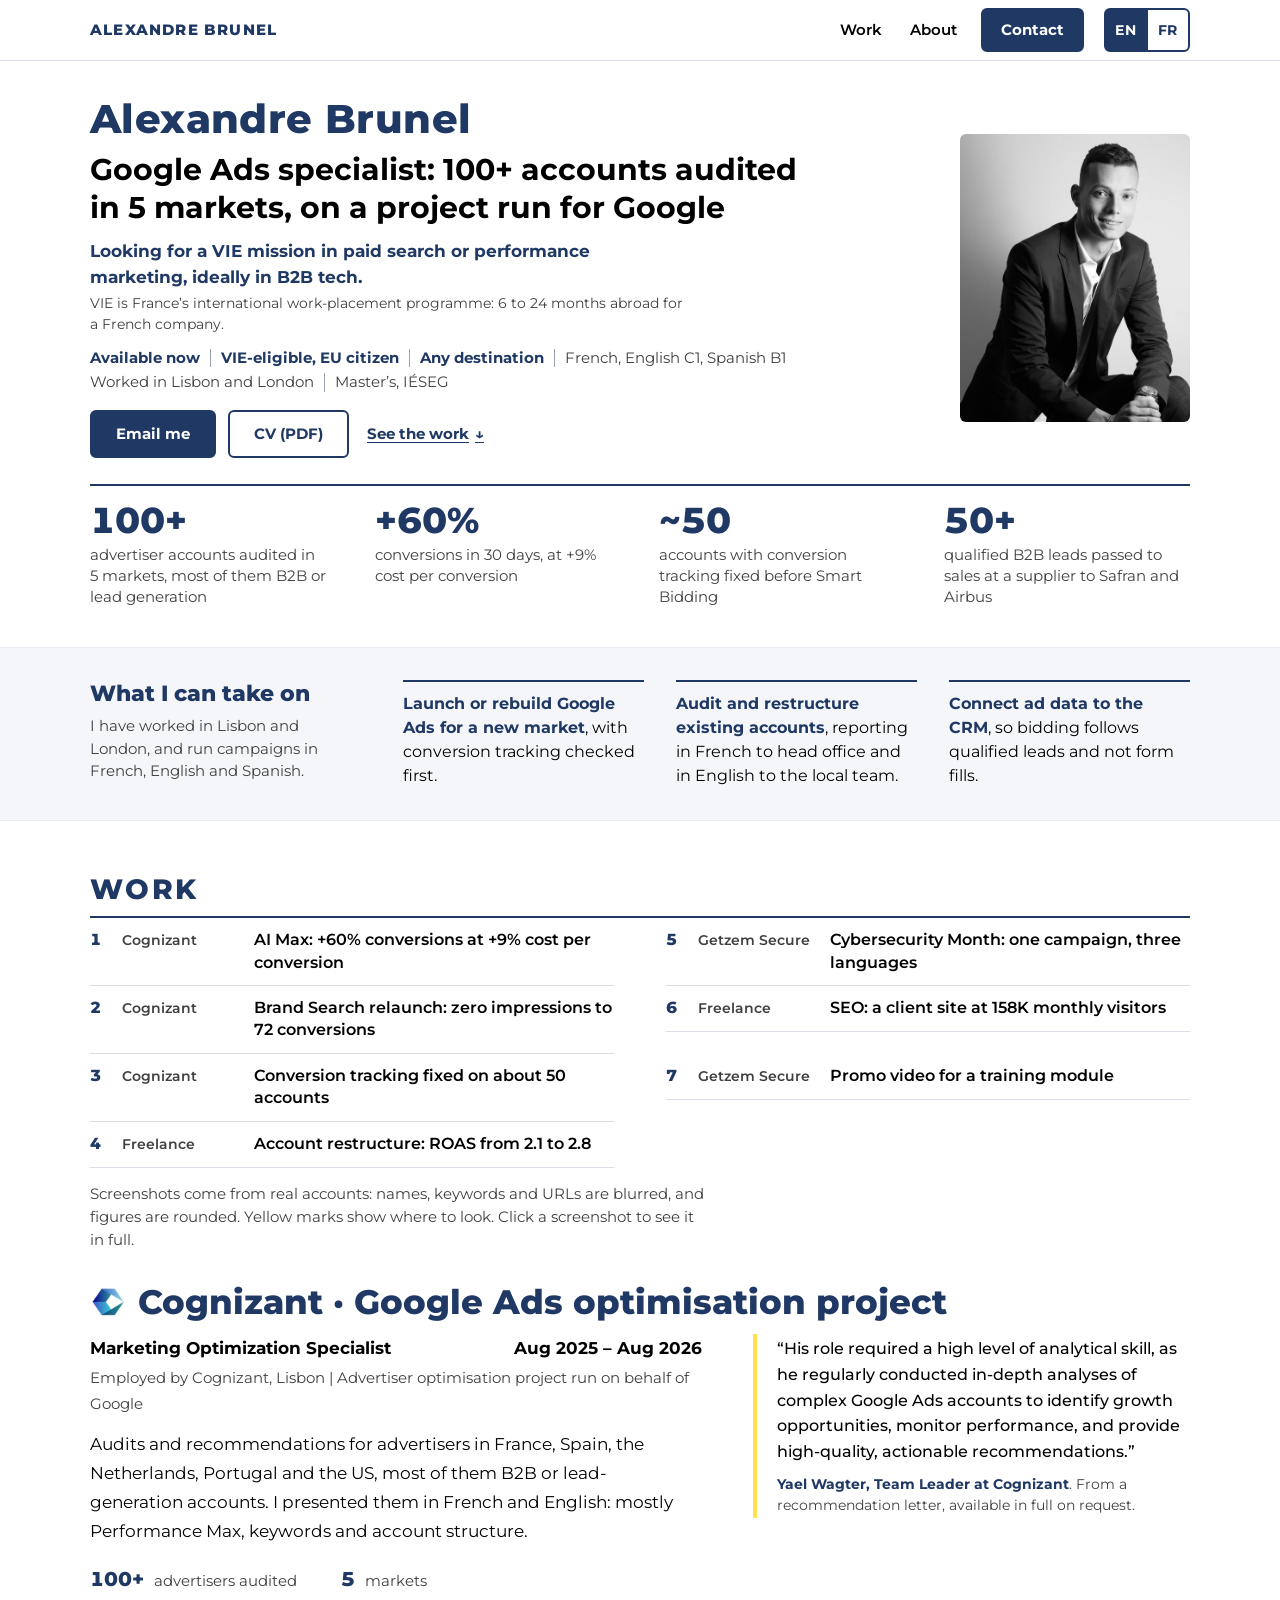
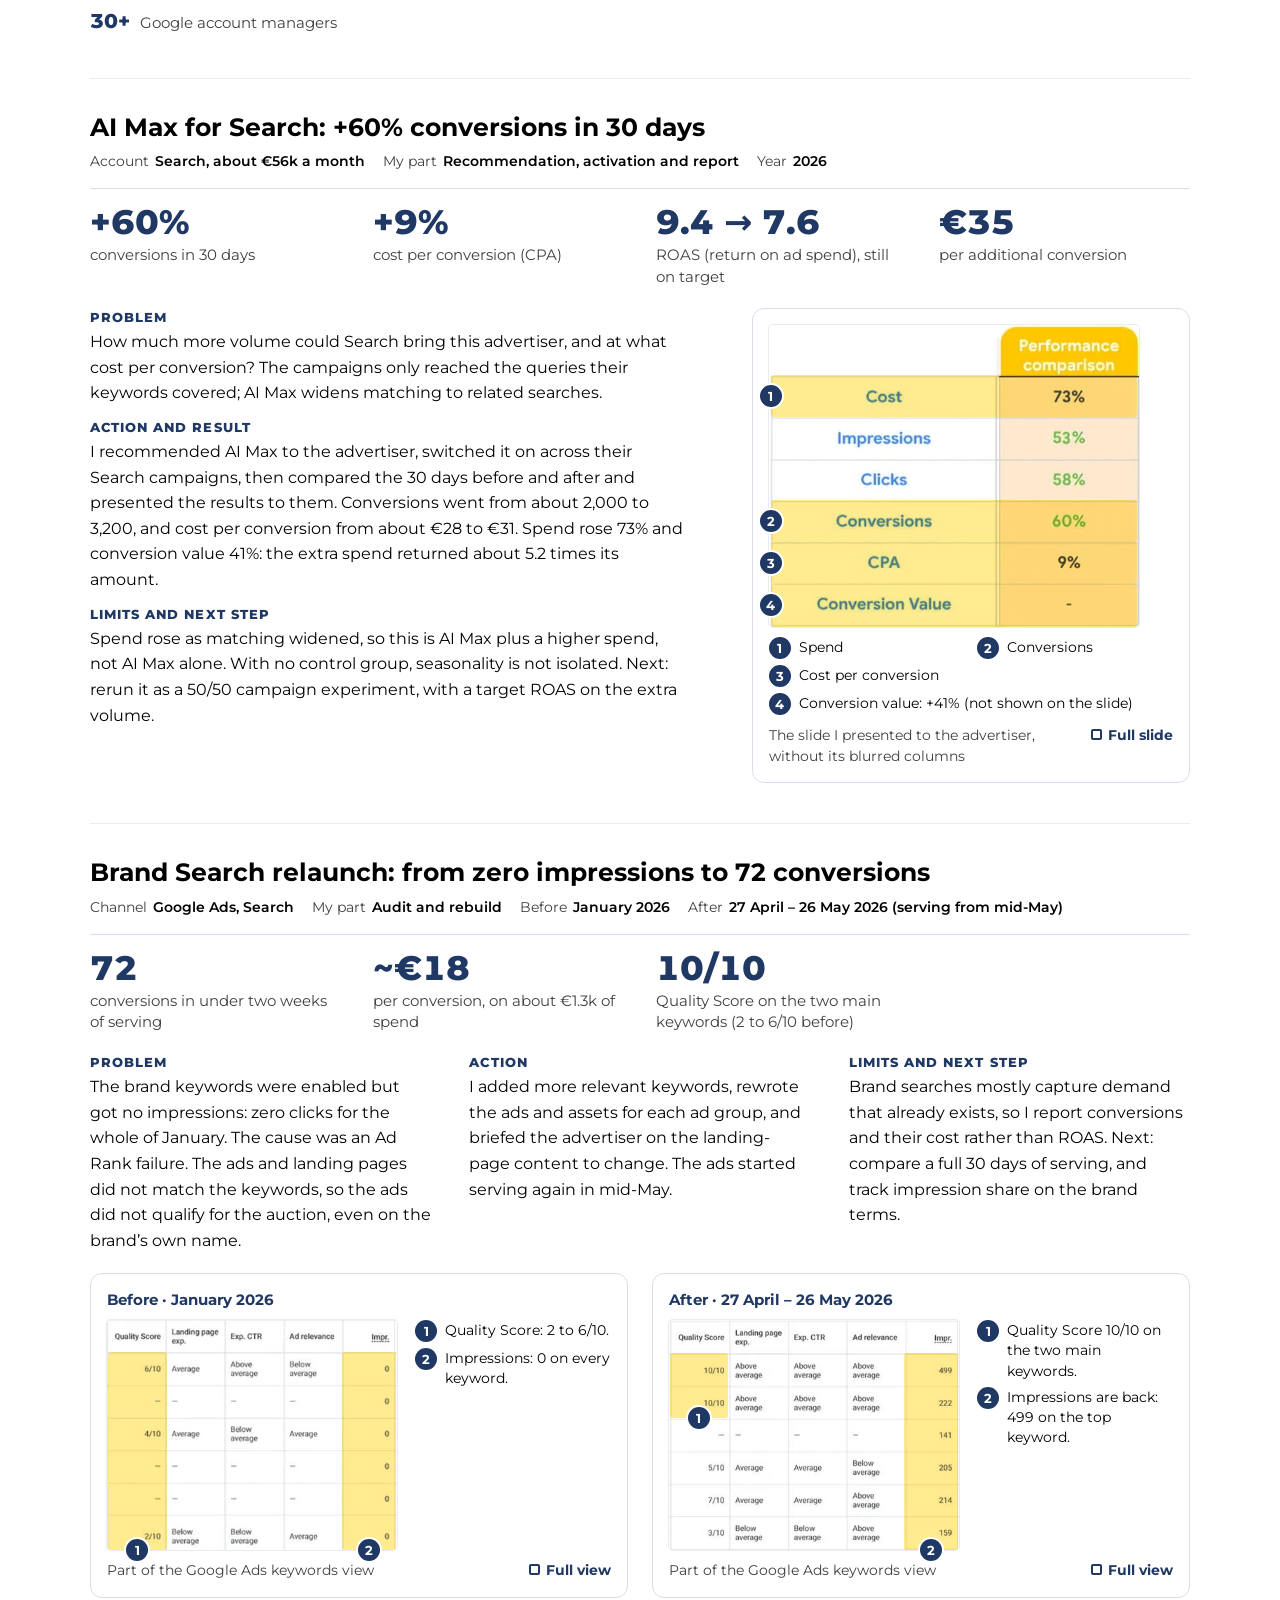
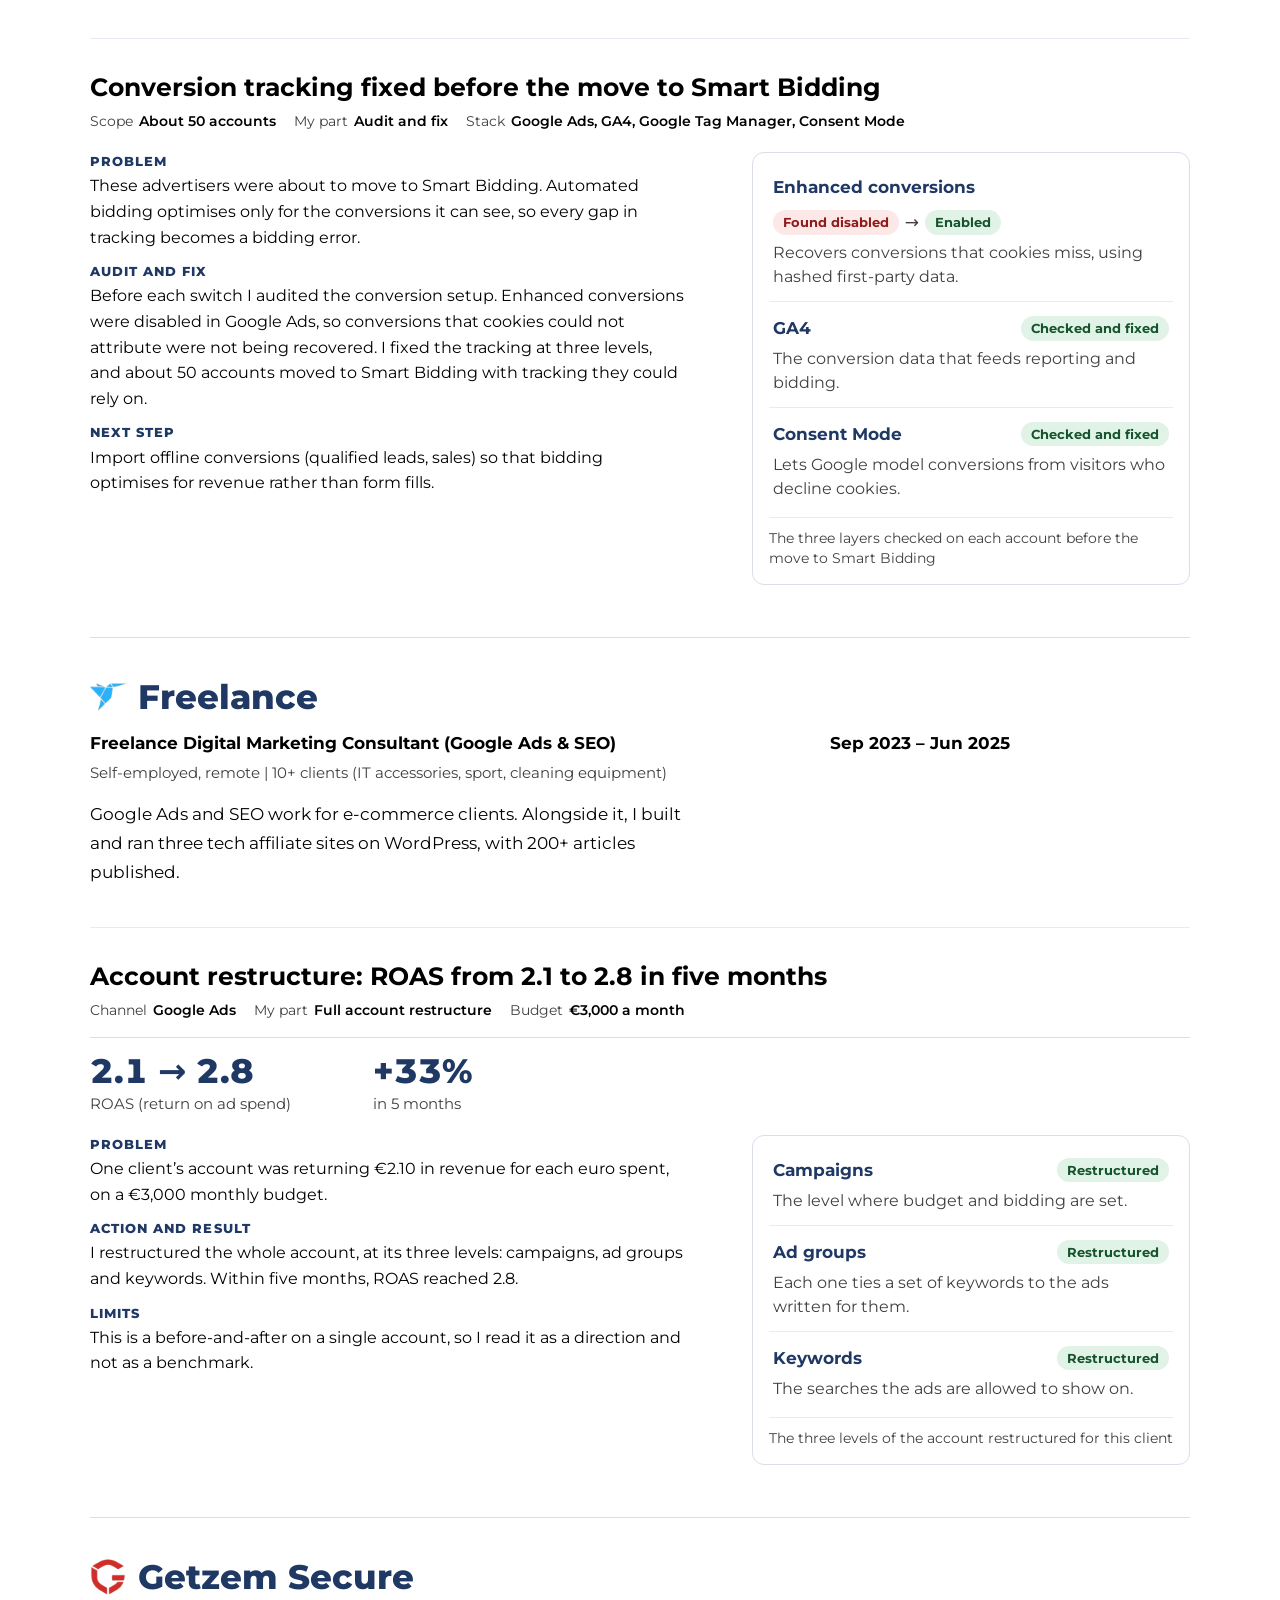
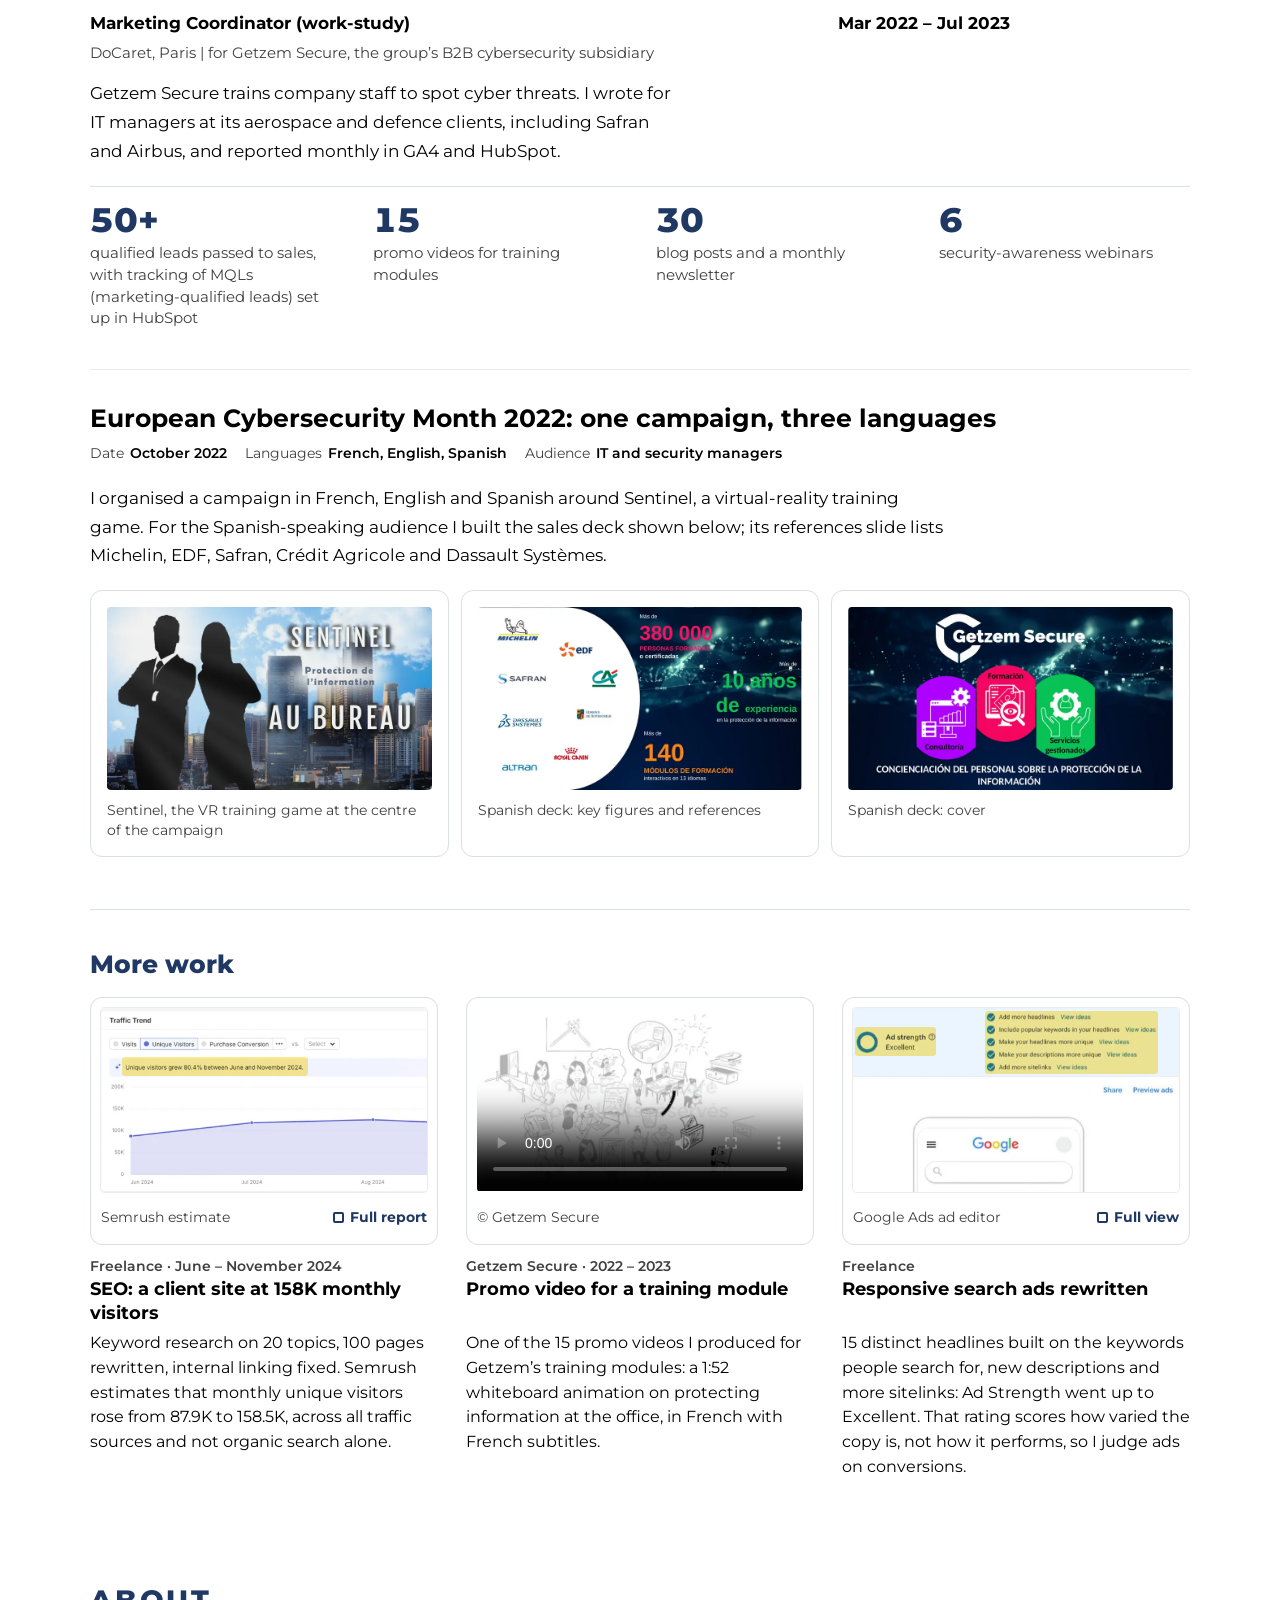
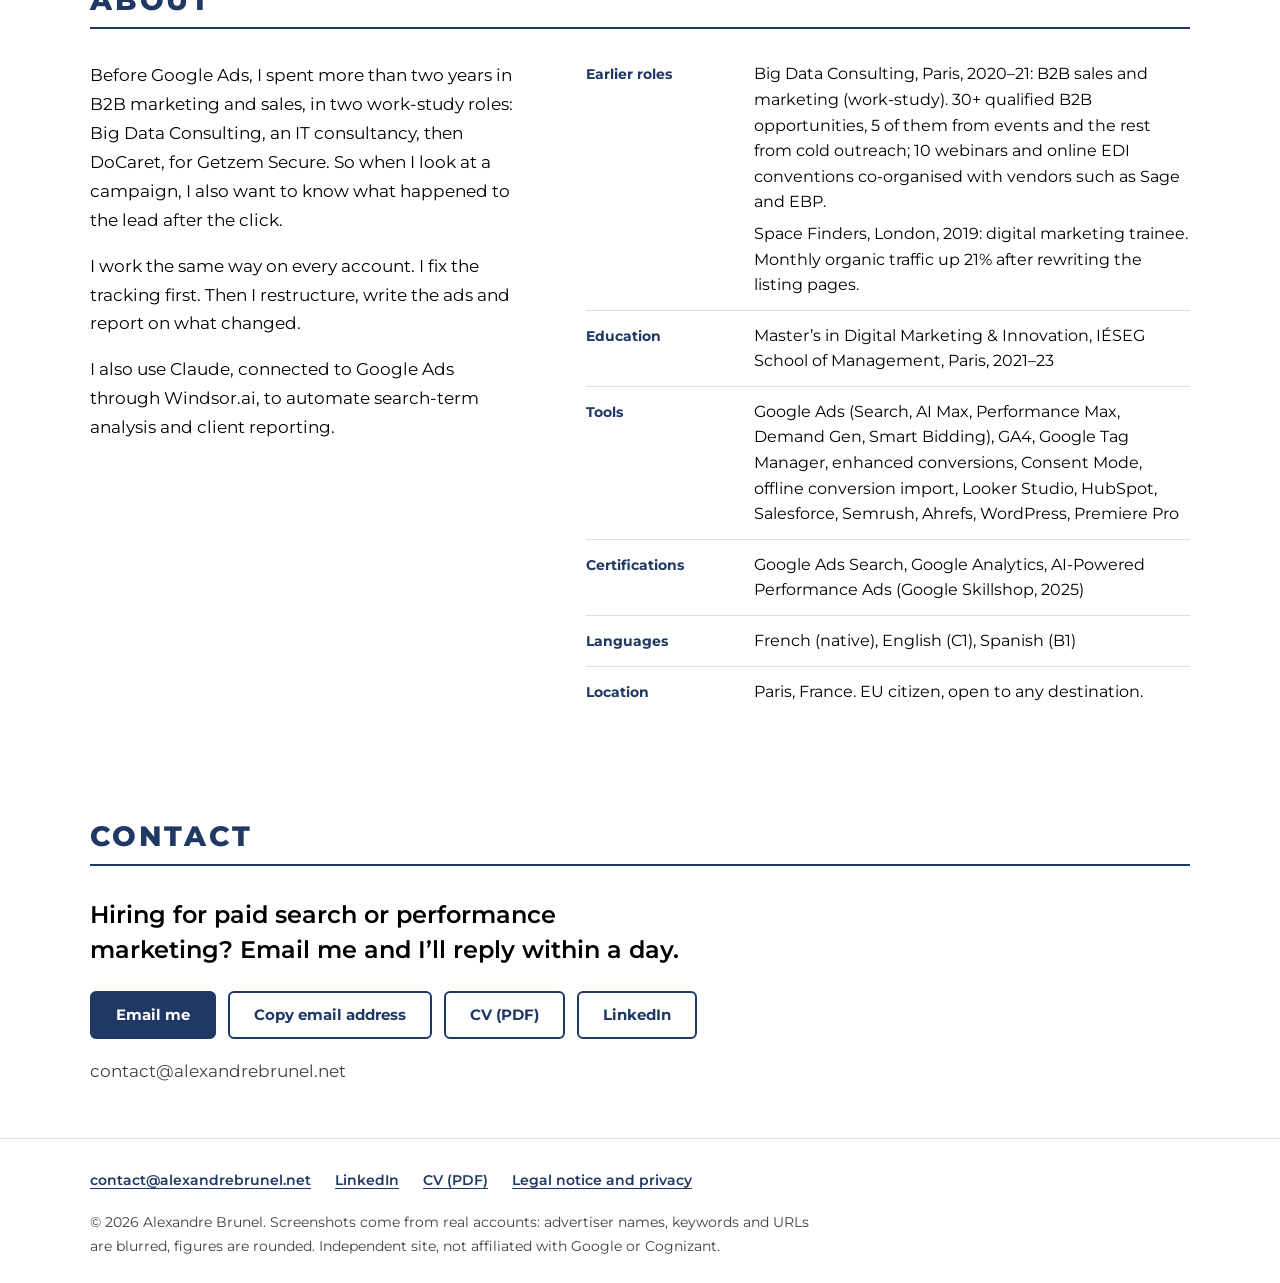
<file: index.html>
<!doctype html>
<html lang="en-GB" data-fr-lang="fr" data-other="fr/" data-fr-data-other="../">
<head>
  <meta charset="utf-8">
  <meta name="viewport" content="width=device-width, initial-scale=1">
  <title data-fr="Alexandre Brunel | Spécialiste Google Ads et growth marketing">Alexandre Brunel | Google Ads Specialist &amp; Performance Marketing</title>
  <meta name="description" content="Google Ads specialist: 100+ advertiser accounts audited in 5 markets on a project run for Google, most of them B2B or lead generation. Looking for a VIE mission." data-fr-content="Spécialiste Google Ads : plus de 100 comptes audités sur 5 marchés, sur un projet mené pour Google, la plupart en B2B ou en génération de leads. Recherche un VIE.">
  <meta name="color-scheme" content="light">
  <meta name="theme-color" content="#ffffff">
  <link rel="canonical" href="https://alexandrebrunel.net/" data-fr-href="https://alexandrebrunel.net/fr/">
  <link rel="alternate" hreflang="en" href="https://alexandrebrunel.net/">
  <link rel="alternate" hreflang="fr" href="https://alexandrebrunel.net/fr/">
  <link rel="alternate" hreflang="x-default" href="https://alexandrebrunel.net/">

  <meta property="og:type" content="website">
  <meta property="og:site_name" content="Alexandre Brunel">
  <meta property="og:locale" content="en_GB" data-fr-content="fr_FR">
  <meta property="og:locale:alternate" content="fr_FR" data-fr-content="en_GB">
  <meta property="og:title" content="Alexandre Brunel | Google Ads specialist looking for a VIE mission" data-fr-content="Alexandre Brunel | Spécialiste Google Ads à la recherche d’un VIE">
  <meta property="og:description" content="100+ advertiser accounts audited in 5 markets on a project run for Google. +60% conversions in 30 days at +9% cost per conversion. Looking for a VIE mission in paid search." data-fr-content="Plus de 100 comptes d’annonceurs audités sur 5 marchés, sur un projet mené pour Google. +60 % de conversions en 30 jours pour +9 % de coût par conversion. Recherche un VIE en SEA ou en growth marketing.">
  <meta property="og:url" content="https://alexandrebrunel.net/" data-fr-content="https://alexandrebrunel.net/fr/">
  <meta property="og:image" content="https://alexandrebrunel.net/images/og-image.jpg" data-fr-content="https://alexandrebrunel.net/images/og-image-fr.jpg">
  <meta property="og:image:width" content="1200">
  <meta property="og:image:height" content="630">
  <meta property="og:image:alt" content="Alexandre Brunel, Google Ads specialist: 100+ accounts audited in 5 markets. Looking for a VIE mission in paid search." data-fr-content="Alexandre Brunel, spécialiste Google Ads : plus de 100 comptes audités sur 5 marchés. À la recherche d’un VIE en SEA ou en growth marketing.">
  <meta name="twitter:card" content="summary_large_image">

  <link rel="icon" href="favicon.ico" sizes="48x48">
  <link rel="icon" href="images/favicon.png" type="image/png">
  <link rel="apple-touch-icon" href="images/apple-touch-icon.png">
  <link rel="preload" href="fonts/montserrat-latin-wght-normal.woff2" as="font" type="font/woff2" crossorigin>
  <link rel="stylesheet" href="css/style.css?v=20261117b">
  <script>
    (function (d) {
      d.classList.add('js');
      try {
        var here = d.lang.slice(0, 2);
        var asked = new URLSearchParams(location.search).get('lang');
        if (asked !== 'fr' && asked !== 'en') asked = null;
        if (asked) localStorage.setItem('lang', asked);
        var browser = (navigator.language || '').slice(0, 2).toLowerCase() === 'fr' ? 'fr' : 'en';
        var want = asked || (here === 'fr' ? 'fr' : (localStorage.getItem('lang') || browser));
        if (want !== here) {
          d.classList.add('is-translating');
          setTimeout(function () { d.classList.remove('is-translating'); }, 2500);
          location.replace(d.getAttribute('data-other') + location.hash);
        } else if (asked) {
          history.replaceState(history.state, '', location.pathname + location.hash);
        }
      } catch (e) {}
    })(document.documentElement);
  </script>
  <script src="js/lang.js?v=20261117b" defer></script>
  <script src="js/main.js?v=20261117b" defer></script>
  <script src="js/analytics.js?v=20261117b" data-gtm-id="" defer></script>
  <script type="application/ld+json">
  {
    "@context": "https://schema.org",
    "@type": "Person",
    "name": "Alexandre Brunel",
    "url": "https://alexandrebrunel.net/",
    "image": "https://alexandrebrunel.net/images/portrait.jpg",
    "jobTitle": "Performance Marketer",
    "description": "Performance marketer based in Paris: Google Ads and B2B lead generation. 5 years in digital marketing, nearly 3 of them in Google Ads.",
    "knowsAbout": ["Google Ads", "Paid search", "Performance marketing", "Conversion tracking", "Google Analytics 4", "Google Tag Manager", "Consent Mode", "Smart Bidding", "B2B lead generation", "SEO"],
    "address": { "@type": "PostalAddress", "addressLocality": "Paris", "addressCountry": "FR" },
    "knowsLanguage": ["fr", "en", "es"],
    "alumniOf": { "@type": "CollegeOrUniversity", "name": "IÉSEG School of Management" },
    "sameAs": ["https://www.linkedin.com/in/alexandre-brunel-b37252150/"]
  }
  </script>
</head>
<body>
  <a class="skip" href="#work" data-fr="Aller aux projets">Skip to the work</a>

  <header class="topbar">
    <div class="wrap topbar__inner">
      <a class="topbar__name" href="#top">Alexandre Brunel</a>
      <nav class="topbar__nav" aria-label="Sections">
        <a href="#work" data-fr="Projets">Work</a>
        <a href="#about" data-fr="À propos">About</a>
        <a class="topbar__cta" href="#contact">Contact</a>
      </nav>
      <div class="lang" role="group" aria-label="Language" data-fr-aria-label="Langue">
        <a class="lang__btn" href="./" data-fr-href="../" data-lang="en" hreflang="en" lang="en" aria-label="English" aria-current="true" data-fr-aria-current="false">EN</a>
        <a class="lang__btn" href="fr/" data-lang="fr" hreflang="fr" lang="fr" aria-label="Français" aria-current="false" data-fr-aria-current="true">FR</a>
      </div>
    </div>
  </header>

  <main id="top">
    <section class="hero" aria-labelledby="hero-title">
      <div class="wrap hero__grid" data-mail-scope>
        <img class="hero__portrait" src="images/portrait.jpg" width="533" height="666" alt="Portrait of Alexandre Brunel" data-fr-alt="Portrait d’Alexandre Brunel" fetchpriority="high">
        <h1 class="hero__name" id="hero-title">Alexandre Brunel</h1>
        <p class="hero__headline" data-fr="Spécialiste Google Ads : plus de 100 comptes audités sur 5&nbsp;marchés, sur un projet mené pour Google">Google Ads specialist: 100+ accounts audited in 5&nbsp;markets, on a project run for Google</p>
        <p class="hero__target"><strong data-fr="Je recherche un VIE en SEA ou en growth marketing, idéalement dans la tech B2B.">Looking for a VIE mission in paid search or performance marketing, ideally in B2B tech.</strong> <span class="hero__gloss" data-fr="">VIE is France’s international work-placement programme: 6 to 24 months abroad for a French company.</span></p>
        <ul class="hero__facts" aria-label="Key facts" data-fr-aria-label="En bref">
          <li data-fr="Disponible immédiatement">Available now</li>
          <li data-fr="Éligible au VIE, citoyen européen">VIE-eligible, EU citizen</li>
          <li data-fr="Toutes destinations">Any destination</li>
          <li data-fr="Français, anglais C1, espagnol B1">French, English C1, Spanish B1</li>
          <li data-fr="Expériences à Lisbonne et à Londres">Worked in Lisbon and London</li>
          <li data-fr="Master, IÉSEG">Master’s, IÉSEG</li>
        </ul>
        <div class="hero__actions">
          <a class="btn btn--solid" href="mailto:contact@alexandrebrunel.net" data-fr="M’écrire">Email me</a>
          <a class="btn btn--outline" href="files/Alexandre_Brunel_CV_EN.pdf" data-fr-href="files/Alexandre_Brunel_CV_FR.pdf" target="_blank" rel="noopener">CV (PDF)</a>
          <a class="hero__more" href="#work" data-fr="Voir les projets">See the work</a>
        </div>
        <p class="hero__note" role="status" aria-live="polite" data-mail-status></p>
        <ul class="proof" aria-label="Results in brief" data-fr-aria-label="Résultats en bref">
          <li><a href="#cognizant"><strong data-fr="100+">100+</strong><span data-fr="comptes d’annonceurs audités sur 5&nbsp;marchés, la plupart en B2B ou en génération de leads">advertiser accounts audited in 5&nbsp;markets, most of them B2B or lead generation</span></a></li>
          <li><a href="#aimax"><strong data-fr="+60&nbsp;%">+60%</strong><span data-fr="de conversions en 30 jours, pour +9&nbsp;% de coût par conversion">conversions in 30 days, at +9% cost per conversion</span></a></li>
          <li><a href="#tracking"><strong data-fr="~50">~50</strong><span data-fr="comptes au tracking corrigé avant leur passage au Smart Bidding">accounts with conversion tracking fixed before Smart Bidding</span></a></li>
          <li><a href="#getzem"><strong data-fr="50+">50+</strong><span data-fr="leads B2B qualifiés transmis aux commerciaux d’un fournisseur de Safran et d’Airbus">qualified B2B leads passed to sales at a supplier to Safran and Airbus</span></a></li>
        </ul>
      </div>
    </section>

    <section class="offer" aria-labelledby="offer-title">
      <div class="wrap offer__grid">
        <div class="offer__head">
          <h2 class="offer__title" id="offer-title" data-fr="Ce que je peux prendre en charge">What I can take on</h2>
          <p class="offer__intro" data-fr="J’ai travaillé à Lisbonne et à Londres, et mené des campagnes en français, en anglais et en espagnol.">I have worked in Lisbon and London, and run campaigns in French, English and Spanish.</p>
        </div>
        <ul class="offer__list" role="list">
          <li><strong data-fr="Lancer ou reconstruire Google Ads sur un nouveau marché">Launch or rebuild Google Ads for a new market</strong><span data-fr=", en vérifiant d’abord le suivi des conversions.">, with conversion tracking checked first.</span></li>
          <li><strong data-fr="Auditer et restructurer des comptes existants">Audit and restructure existing accounts</strong><span data-fr=", avec un reporting en français pour le siège et en anglais pour l’équipe locale.">, reporting in French to head office and in English to the local team.</span></li>
          <li><strong data-fr="Relier les données publicitaires au CRM">Connect ad data to the CRM</strong><span data-fr=", pour que les enchères suivent les leads qualifiés et non les formulaires envoyés.">, so bidding follows qualified leads and not form fills.</span></li>
        </ul>
      </div>
    </section>

    <section class="section" id="work" aria-labelledby="work-title">
      <div class="wrap">
        <div class="section__head">
          <h2 class="section__title" id="work-title" data-fr="Projets">Work</h2>
          <nav class="index" aria-label="Case studies" data-fr-aria-label="Études de cas">
            <ol class="index__list">
              <li><a href="#aimax"><span class="index__who">Cognizant</span><span class="index__what" data-fr="AI Max&nbsp;: +60&nbsp;% de conversions pour +9&nbsp;% de coût par conversion">AI Max: +60% conversions at +9% cost per conversion</span></a></li>
              <li><a href="#relaunch"><span class="index__who">Cognizant</span><span class="index__what" data-fr="Relance Brand Search&nbsp;: de zéro impression à 72 conversions">Brand Search relaunch: zero impressions to 72 conversions</span></a></li>
              <li><a href="#tracking"><span class="index__who">Cognizant</span><span class="index__what" data-fr="Suivi des conversions corrigé sur une cinquantaine de comptes">Conversion tracking fixed on about 50 accounts</span></a></li>
              <li><a href="#roas"><span class="index__who">Freelance</span><span class="index__what" data-fr="Restructuration d’un compte&nbsp;: ROAS de 2,1 à 2,8">Account restructure: ROAS from 2.1 to 2.8</span></a></li>
              <li><a href="#ecsm"><span class="index__who">Getzem Secure</span><span class="index__what" data-fr="Mois de la cybersécurité&nbsp;: une campagne en trois langues">Cybersecurity Month: one campaign, three languages</span></a></li>
              <li><a href="#seo"><span class="index__who">Freelance</span><span class="index__what" data-fr="SEO&nbsp;: un site client à 158&nbsp;k visiteurs mensuels">SEO: a client site at 158K monthly visitors</span></a></li>
              <li><a href="#video"><span class="index__who">Getzem Secure</span><span class="index__what" data-fr="Vidéo promotionnelle d’un module de formation">Promo video for a training module</span></a></li>
            </ol>
          </nav>
          <p class="section__intro" data-fr="Les captures viennent de comptes réels&nbsp;: noms, mots-clés et URL sont floutés, et les chiffres sont arrondis. Les surlignages jaunes montrent où regarder. Cliquez sur une capture pour la voir en entier.">Screenshots come from real accounts: names, keywords and URLs are blurred, and figures are rounded. Yellow marks show where to look. Click a screenshot to see it in full.</p>
        </div>

        <article class="chapter" id="cognizant" aria-labelledby="cognizant-title">
          <header class="chapter__head">
            <h3 class="chapter__title" id="cognizant-title"><img class="chapter__logo" src="images/logo-cognizant.webp" width="96" height="96" alt="Cognizant logo" data-fr-alt="Logo Cognizant"><span data-fr="Cognizant · Projet d’optimisation Google&nbsp;Ads">Cognizant · Google Ads optimisation project</span></h3>
            <div class="chapter__cols">
              <div>
                <div class="role">
                  <p class="role__title" data-fr="Marketing Optimization Specialist">Marketing Optimization Specialist</p>
                  <p class="role__dates" data-fr="août 2025 – août 2026">Aug 2025 – Aug 2026</p>
                  <p class="role__org" data-fr="Salarié de Cognizant, Lisbonne | Projet d’optimisation des annonceurs mené pour le compte de Google">Employed by Cognizant, Lisbon | Advertiser optimisation project run on behalf of Google</p>
                </div>
                <p class="chapter__intro" data-fr="Audits et recommandations pour des annonceurs en France, en Espagne, aux Pays-Bas, au Portugal et aux États-Unis, la plupart en B2B ou en génération de leads. Je les présentais en français et en anglais&nbsp;: surtout Performance Max, mots-clés et structure des comptes.">Audits and recommendations for advertisers in France, Spain, the Netherlands, Portugal and the US, most of them B2B or lead-generation accounts. I presented them in French and English: mostly Performance Max, keywords and account structure.</p>
                <ul class="tally" aria-label="Scope of the project" data-fr-aria-label="Périmètre du projet">
                  <li><strong>100+</strong> <span data-fr="annonceurs audités">advertisers audited</span></li>
                  <li><strong>5</strong> <span data-fr="marchés">markets</span></li>
                  <li><strong>30+</strong> <span data-fr="account managers Google">Google account managers</span></li>
                </ul>
              </div>
              <figure class="quote">
                <blockquote class="quote__text">
                  <p data-fr="«&nbsp;Son poste exigeait de solides compétences analytiques&nbsp;: il réalisait régulièrement des analyses approfondies de comptes Google Ads complexes pour identifier des opportunités de croissance, suivre les performances et formuler des recommandations concrètes et de grande qualité.&nbsp;»">“His role required a high level of analytical skill, as he regularly conducted in-depth analyses of complex Google Ads accounts to identify growth opportunities, monitor performance, and provide high-quality, actionable recommendations.”</p>
                </blockquote>
                <figcaption class="quote__by"><strong data-fr="Yael Wagter, Team Leader chez Cognizant">Yael Wagter, Team Leader at Cognizant</strong>. <span data-fr="Extrait d’une lettre de recommandation traduite de l’anglais, disponible en entier sur demande.">From a recommendation letter, available in full on request.</span></figcaption>
              </figure>
            </div>
          </header>

          <section class="case case--compact" id="aimax" aria-labelledby="case-aimax">
            <header class="case__head">
              <h4 class="case__title" id="case-aimax" data-fr="AI Max pour le Réseau de Recherche&nbsp;: +60&nbsp;% de conversions en 30 jours">AI Max for Search: +60% conversions in 30 days</h4>
              <dl class="case__facts">
                <div><dt data-fr="Compte">Account</dt><dd data-fr="Search, environ 56&nbsp;k€ par mois">Search, about €56k a month</dd></div>
                <div><dt data-fr="Mon rôle">My part</dt><dd data-fr="Recommandation, activation et reporting">Recommendation, activation and report</dd></div>
                <div><dt data-fr="Année">Year</dt><dd>2026</dd></div>
              </dl>
              <ul class="stats" aria-label="Key results" data-fr-aria-label="Résultats clés">
                <li><strong data-fr="+60&nbsp;%">+60%</strong><span data-fr="de conversions en 30 jours">conversions in 30 days</span></li>
                <li><strong data-fr="+9&nbsp;%">+9%</strong><span data-fr="de coût par conversion (CPA)">cost per conversion (CPA)</span></li>
                <li><strong data-fr="9,4 → 7,6">9.4 → 7.6</strong><span data-fr="de ROAS (retour sur les dépenses publicitaires), conforme à l’objectif">ROAS (return on ad spend), still on target</span></li>
                <li><strong data-fr="35&nbsp;€">€35</strong><span data-fr="par conversion supplémentaire">per additional conversion</span></li>
              </ul>
            </header>
            <div class="case__text">
              <dl class="beats">
                <div><dt data-fr="Problème">Problem</dt><dd data-fr="Combien de volume supplémentaire le Search pouvait-il apporter à cet annonceur, et à quel coût par conversion&nbsp;? Les campagnes ne touchaient que les requêtes couvertes par leurs mots-clés&nbsp;; AI Max étend le ciblage aux recherches proches.">How much more volume could Search bring this advertiser, and at what cost per conversion? The campaigns only reached the queries their keywords covered; AI Max widens matching to related searches.</dd></div>
              </dl>
              <details class="more" open><summary><span data-fr="Ce que j’ai fait, les limites et la suite">What I did, the limits and the next step</span></summary>
              <dl class="beats">
                <div><dt data-fr="Action et résultat">Action and result</dt><dd data-fr="J’ai recommandé AI Max à l’annonceur, je l’ai activé sur ses campagnes Search, puis j’ai comparé les 30 jours avant et après et je lui ai présenté les résultats. Les conversions sont passées d’environ 2&nbsp;000 à 3&nbsp;200, et le coût par conversion d’environ 28&nbsp;€ à 31&nbsp;€. Les dépenses ont augmenté de 73&nbsp;% et la valeur de conversion de 41&nbsp;%&nbsp;: les dépenses supplémentaires ont rapporté environ 5,2 fois leur montant.">I recommended AI Max to the advertiser, switched it on across their Search campaigns, then compared the 30 days before and after and presented the results to them. Conversions went from about 2,000 to 3,200, and cost per conversion from about €28 to €31. Spend rose 73% and conversion value 41%: the extra spend returned about 5.2 times its amount.</dd></div>
                <div><dt data-fr="Limites et suite">Limits and next step</dt><dd data-fr="Les dépenses ont augmenté avec l’élargissement du ciblage&nbsp;: le résultat reflète AI Max et un budget supérieur, pas AI Max seul. Sans groupe témoin, la saisonnalité n’est pas isolée. La suite&nbsp;: refaire le test en expérience de campagne à 50/50, avec un ROAS cible sur le volume supplémentaire.">Spend rose as matching widened, so this is AI Max plus a higher spend, not AI Max alone. With no control group, seasonality is not isolated. Next: rerun it as a 50/50 campaign experiment, with a target ROAS on the extra volume.</dd></div>
              </dl>
              </details>
            </div>
            <div class="case__evidence">
              <figure class="evidence evidence--crop" data-scope style="--crop:370px">
                <div class="shot" style="--natural:982px">
                  <button class="shot__btn" type="button" data-zoom data-caption="The results slide I presented to the advertiser. Absolute figures are blurred." data-fr-caption="La diapositive de résultats que j’ai présentée à l’annonceur. Les valeurs absolues sont floutées.">
                    <img src="images/ai-max-crop.webp" width="370" height="302" data-full="images/ai-max.webp" data-full-width="982" data-full-height="542" loading="lazy" decoding="async" alt="Results slide comparing the 30 days before and after AI Max: cost +73%, impressions +53%, clicks +58%, conversions +60%, cost per acquisition +9%." data-fr-alt="Diapositive de résultats comparant les 30 jours avant et après l’activation d’AI Max&nbsp;: coût +73&nbsp;%, impressions +53&nbsp;%, clics +58&nbsp;%, conversions +60&nbsp;%, coût par acquisition +9&nbsp;%.">
                    <span class="sr-only" data-fr="Afficher la diapositive entière">Open the full slide</span>
                  </button>
                  <span class="mark" data-mark="1" style="--x:0.5%;--y:16.6%;--w:99%;--h:13.9%;--by:50%" aria-hidden="true"><span class="mark__n">1</span></span>
                  <span class="mark" data-mark="2" style="--x:0.5%;--y:57.9%;--w:99%;--h:13.9%;--by:50%" aria-hidden="true"><span class="mark__n">2</span></span>
                  <span class="mark" data-mark="3" style="--x:0.5%;--y:71.9%;--w:99%;--h:13.9%;--by:50%" aria-hidden="true"><span class="mark__n">3</span></span>
                  <span class="mark" data-mark="4" style="--x:0.5%;--y:85.8%;--w:99%;--h:14.2%;--by:50%" aria-hidden="true"><span class="mark__n">4</span></span>
                  <span class="mark mark--full" data-mark="1" style="--x:5.91%;--y:47.23%;--w:92.87%;--h:7.2%" aria-hidden="true"><span class="mark__n">1</span></span>
                  <span class="mark mark--full" data-mark="2" style="--x:5.91%;--y:70.3%;--w:92.87%;--h:7%" aria-hidden="true"><span class="mark__n">2</span></span>
                  <span class="mark mark--full" data-mark="3" style="--x:5.91%;--y:77.86%;--w:92.87%;--h:7.2%;--bx:100%;--by:50%" aria-hidden="true"><span class="mark__n">3</span></span>
                  <span class="mark mark--full" data-mark="4" style="--x:5.91%;--y:85.5%;--w:92.87%;--h:7.2%;--by:100%" aria-hidden="true"><span class="mark__n">4</span></span>
                </div>
                <ol class="legend legend--cols" role="list" data-look>
                  <li data-mark="1" data-fr="Dépenses">Spend</li>
                  <li data-mark="2" data-fr="Conversions">Conversions</li>
                  <li data-mark="3" data-fr="Coût par conversion">Cost per conversion</li>
                  <li class="legend__wide" data-mark="4" data-fr="Valeur de conversion&nbsp;: +41&nbsp;% (non affiché sur la diapositive)">Conversion value: +41% (not shown on the slide)</li>
                </ol>
                <figcaption class="evidence__bar"><span data-fr="Diapositive présentée à l’annonceur, sans ses colonnes floutées">The slide I presented to the advertiser, without its blurred columns</span><button class="evidence__hint" type="button" tabindex="-1" aria-hidden="true" data-zoom-proxy data-fr="Diapositive entière">Full slide</button></figcaption>
              </figure>
            </div>
          </section>

          <section class="case case--wide" id="relaunch" aria-labelledby="case-relaunch">
            <header class="case__head">
              <h4 class="case__title" id="case-relaunch" data-fr="Relance d’un compte Brand&nbsp;Search&nbsp;: de zéro impression à 72 conversions">Brand Search relaunch: from zero impressions to 72 conversions</h4>
              <dl class="case__facts">
                <div><dt data-fr="Canal">Channel</dt><dd>Google Ads, Search</dd></div>
                <div><dt data-fr="Mon rôle">My part</dt><dd data-fr="Audit et refonte">Audit and rebuild</dd></div>
                <div><dt data-fr="Avant">Before</dt><dd data-fr="janvier 2026">January 2026</dd></div>
                <div><dt data-fr="Après">After</dt><dd data-fr="27 avril – 26 mai 2026 (diffusion à partir de la mi-mai)">27 April – 26 May 2026 (serving from mid-May)</dd></div>
              </dl>
              <ul class="stats" aria-label="Key results" data-fr-aria-label="Résultats clés">
                <li><strong>72</strong><span data-fr="conversions en moins de deux semaines de diffusion">conversions in under two weeks of serving</span></li>
                <li><strong data-fr="~18&nbsp;€">~€18</strong><span data-fr="par conversion, pour environ 1,3&nbsp;k€ de dépenses">per conversion, on about €1.3k of spend</span></li>
                <li><strong>10/10</strong><span data-fr="de niveau de qualité sur les deux principaux mots-clés (2 à 6/10 avant)">Quality Score on the two main keywords (2 to 6/10 before)</span></li>
              </ul>
            </header>
            <div class="case__text">
              <dl class="beats">
                <div><dt data-fr="Problème">Problem</dt><dd data-fr="Les mots-clés de marque étaient actifs, mais sans aucune impression&nbsp;: zéro clic sur tout le mois de janvier. La cause&nbsp;: un Ad Rank insuffisant. Les annonces et les pages de destination ne correspondaient pas aux mots-clés, et les annonces ne se qualifiaient pas pour les enchères, même sur le nom de la marque.">The brand keywords were enabled but got no impressions: zero clicks for the whole of January. The cause was an Ad Rank failure. The ads and landing pages did not match the keywords, so the ads did not qualify for the auction, even on the brand’s own name.</dd></div>
              </dl>
              <details class="more" open><summary><span data-fr="Ce que j’ai fait, les limites et la suite">What I did, the limits and the next step</span></summary>
              <dl class="beats">
                <div><dt data-fr="Action">Action</dt><dd data-fr="J’ai ajouté des mots-clés plus pertinents, réécrit les annonces et les composants de chaque groupe d’annonces, et transmis à l’annonceur les modifications à apporter à ses pages de destination. Les annonces ont recommencé à être diffusées à la mi-mai.">I added more relevant keywords, rewrote the ads and assets for each ad group, and briefed the advertiser on the landing-page content to change. The ads started serving again in mid-May.</dd></div>
                <div><dt data-fr="Limites et suite">Limits and next step</dt><dd data-fr="Les recherches de marque captent surtout une demande déjà existante&nbsp;: je présente donc les conversions et leur coût plutôt qu’un ROAS. La suite&nbsp;: comparer 30 jours complets de diffusion et suivre le taux d’impressions sur la marque.">Brand searches mostly capture demand that already exists, so I report conversions and their cost rather than ROAS. Next: compare a full 30 days of serving, and track impression share on the brand terms.</dd></div>
              </dl>
              </details>
            </div>
            <div class="case__evidence pair">
              <figure class="evidence evidence--side" data-scope style="--crop:290px">
                <p class="evidence__label" data-fr="Avant · janvier 2026">Before · January 2026</p>
                <div class="shot" style="--natural:1101px">
                  <button class="shot__btn" type="button" data-zoom data-caption="Keywords view, 1 January to 1 February 2026. Keywords are blurred." data-fr-caption="Vue des mots-clés, du 1er janvier au 1er février 2026. Les mots-clés sont floutés.">
                    <img src="images/before-crop.webp" width="290" height="230" data-full="images/before-launch.webp" data-full-width="1101" data-full-height="485" loading="lazy" decoding="async" alt="Google Ads keywords view for January 2026: Quality Scores between 2/10 and 6/10, and 0 impressions on every keyword." data-fr-alt="Vue des mots-clés Google Ads pour janvier 2026&nbsp;: niveaux de qualité entre 2/10 et 6/10, et aucune impression sur chaque mot-clé.">
                    <span class="sr-only" data-fr="Afficher la vue entière">Open the full view</span>
                  </button>
                  <span class="mark" data-mark="1" style="--x:0.3%;--y:14%;--w:20.3%;--h:86%;--bx:50%;--by:100%" aria-hidden="true"><span class="mark__n">1</span></span>
                  <span class="mark" data-mark="2" style="--x:81%;--y:14%;--w:18.7%;--h:86%;--bx:50%;--by:100%" aria-hidden="true"><span class="mark__n">2</span></span>
                  <span class="mark mark--full" data-mark="1" style="--x:42.2%;--y:48.9%;--w:5.7%;--h:51.1%" aria-hidden="true"><span class="mark__n">1</span></span>
                  <span class="mark mark--full" data-mark="2" style="--x:66.94%;--y:42.47%;--w:2.54%;--h:56.91%;--bx:50%;--ty:-115%" aria-hidden="true"><span class="mark__n">2</span></span>
                  <span class="mark mark--full" data-mark="3" style="--x:4.54%;--y:27.01%;--w:92.64%;--h:3.71%;--bx:50%" aria-hidden="true"><span class="mark__n">3</span></span>
                </div>
                <ol class="legend" role="list" data-look>
                  <li data-mark="1" data-fr="Niveau de qualité (Quality Score)&nbsp;: de 2 à 6/10.">Quality Score: 2 to 6/10.</li>
                  <li data-mark="2" data-fr="Impressions&nbsp;: 0 sur chaque mot-clé.">Impressions: 0 on every keyword.</li>
                  <li class="only-full" data-mark="3" data-fr="Clics&nbsp;: à zéro pendant tout le mois.">Clicks: flat at zero for the whole month.</li>
                </ol>
                <figcaption class="evidence__bar"><span data-fr="Extrait de la vue des mots-clés Google Ads">Part of the Google Ads keywords view</span><button class="evidence__hint" type="button" tabindex="-1" aria-hidden="true" data-zoom-proxy data-fr="Vue entière">Full view</button></figcaption>
              </figure>

              <figure class="evidence evidence--side" data-scope style="--crop:290px">
                <p class="evidence__label" data-fr="Après · 27 avril – 26 mai 2026">After · 27 April – 26 May 2026</p>
                <div class="shot" style="--natural:1020px">
                  <button class="shot__btn" type="button" data-zoom data-caption="Keywords view, 27 April to 26 May 2026. Keywords are blurred." data-fr-caption="Vue des mots-clés, du 27 avril au 26 mai 2026. Les mots-clés sont floutés.">
                    <img src="images/after-crop.webp" width="290" height="230" data-full="images/after-launch.webp" data-full-width="1020" data-full-height="514" loading="lazy" decoding="async" alt="Google Ads keywords view for 27 April to 26 May 2026: Quality Score 10/10 on the top two keywords, and 499 and 222 impressions." data-fr-alt="Vue des mots-clés Google Ads du 27 avril au 26 mai 2026&nbsp;: niveau de qualité de 10/10 sur les deux premiers mots-clés, avec 499 et 222 impressions.">
                    <span class="sr-only" data-fr="Afficher la vue entière">Open the full view</span>
                  </button>
                  <span class="mark" data-mark="1" style="--x:0.3%;--y:14.3%;--w:20%;--h:28.3%;--bx:50%;--by:100%" aria-hidden="true"><span class="mark__n">1</span></span>
                  <span class="mark" data-mark="2" style="--x:81%;--y:14.3%;--w:18.7%;--h:85.7%;--bx:50%;--by:100%" aria-hidden="true"><span class="mark__n">2</span></span>
                  <span class="mark mark--full" data-mark="1" style="--x:44.71%;--y:42.8%;--w:18.24%;--h:11.87%;--bx:100%;--by:50%" aria-hidden="true"><span class="mark__n">1</span></span>
                  <span class="mark mark--full" data-mark="2" style="--x:65.1%;--y:42.4%;--w:5.3%;--h:57.6%;--bx:50%;--by:100%" aria-hidden="true"><span class="mark__n">2</span></span>
                  <span class="mark mark--full" data-mark="3" style="--x:71.57%;--y:10.12%;--w:27.06%;--h:14.79%" aria-hidden="true"><span class="mark__n">3</span></span>
                  <span class="mark mark--full" data-mark="4" style="--x:85.69%;--y:43%;--w:9.71%;--h:5.25%;--bx:50%;--by:100%" aria-hidden="true"><span class="mark__n">4</span></span>
                </div>
                <ol class="legend" role="list" data-look>
                  <li data-mark="1" data-fr="Niveau de qualité de 10/10 sur les deux principaux mots-clés.">Quality Score 10/10 on the two main keywords.</li>
                  <li data-mark="2" data-fr="Les impressions reviennent&nbsp;: 499 sur le premier mot-clé.">Impressions are back: 499 on the top keyword.</li>
                  <li class="only-full" data-mark="3" data-fr="Les clics démarrent à la mi-mai et atteignent environ 300 par jour.">Clicks start in mid-May and reach about 300 a day.</li>
                  <li class="only-full" data-mark="4" data-fr="Meilleur mot-clé&nbsp;: environ 30 conversions à environ 3&nbsp;€ chacune.">Top keyword: about 30 conversions at about €3 each.</li>
                </ol>
                <figcaption class="evidence__bar"><span data-fr="Extrait de la vue des mots-clés Google Ads">Part of the Google Ads keywords view</span><button class="evidence__hint" type="button" tabindex="-1" aria-hidden="true" data-zoom-proxy data-fr="Vue entière">Full view</button></figcaption>
              </figure>
            </div>
          </section>

          <section class="case case--compact" id="tracking" aria-labelledby="case-tracking">
            <header class="case__head">
              <h4 class="case__title" id="case-tracking" data-fr="Un suivi des conversions fiabilisé avant le passage au Smart Bidding">Conversion tracking fixed before the move to Smart Bidding</h4>
              <dl class="case__facts">
                <div><dt data-fr="Périmètre">Scope</dt><dd data-fr="Une cinquantaine de comptes">About 50 accounts</dd></div>
                <div><dt data-fr="Mon rôle">My part</dt><dd data-fr="Audit et correction">Audit and fix</dd></div>
                <div><dt data-fr="Outils">Stack</dt><dd>Google Ads, GA4, Google Tag Manager, Consent Mode</dd></div>
              </dl>
            </header>
            <div class="case__text">
              <dl class="beats">
                <div><dt data-fr="Problème">Problem</dt><dd data-fr="Ces annonceurs s’apprêtaient à passer au Smart Bidding. Or les enchères automatiques optimisent uniquement sur les conversions qu’elles voient&nbsp;: tout trou dans le suivi devient une erreur d’enchère.">These advertisers were about to move to Smart Bidding. Automated bidding optimises only for the conversions it can see, so every gap in tracking becomes a bidding error.</dd></div>
              </dl>
              <details class="more" open><summary><span data-fr="L’audit, la correction et la suite">The audit, the fix and the next step</span></summary>
              <dl class="beats">
                <div><dt data-fr="Audit et correction">Audit and fix</dt><dd data-fr="Avant chaque bascule, j’ai audité la configuration des conversions. Les conversions améliorées étaient désactivées dans Google Ads&nbsp;: les conversions que les cookies ne permettaient pas d’attribuer n’étaient donc pas récupérées. J’ai corrigé le suivi sur trois niveaux, et une cinquantaine de comptes sont passés au Smart Bidding avec un suivi fiable.">Before each switch I audited the conversion setup. Enhanced conversions were disabled in Google Ads, so conversions that cookies could not attribute were not being recovered. I fixed the tracking at three levels, and about 50 accounts moved to Smart Bidding with tracking they could rely on.</dd></div>
                <div><dt data-fr="Et ensuite">Next step</dt><dd data-fr="Importer les conversions hors ligne (leads qualifiés, ventes) pour que les enchères optimisent sur le chiffre d’affaires plutôt que sur les formulaires envoyés.">Import offline conversions (qualified leads, sales) so that bidding optimises for revenue rather than form fills.</dd></div>
              </dl>
              </details>
            </div>
            <div class="case__evidence">
              <figure class="evidence audit">
                <ol class="audit__list" role="list">
                  <li>
                    <div class="audit__head"><strong data-fr="Conversions améliorées">Enhanced conversions</strong><span class="audit__chips"><span class="chip chip--bad" data-fr="Désactivées">Found disabled</span><span aria-hidden="true">→</span><span class="chip chip--ok" data-fr="Activées">Enabled</span></span></div>
                    <p data-fr="Elles récupèrent les conversions que les cookies manquent, grâce à des données first-party hachées.">Recovers conversions that cookies miss, using hashed first-party data.</p>
                  </li>
                  <li>
                    <div class="audit__head"><strong>GA4</strong><span class="chip chip--ok" data-fr="Contrôlé et corrigé">Checked and fixed</span></div>
                    <p data-fr="Les données de conversion qui alimentent le reporting et les enchères.">The conversion data that feeds reporting and bidding.</p>
                  </li>
                  <li>
                    <div class="audit__head"><strong>Consent Mode</strong><span class="chip chip--ok" data-fr="Contrôlé et corrigé">Checked and fixed</span></div>
                    <p data-fr="Il permet à Google de modéliser les conversions des internautes qui refusent les cookies.">Lets Google model conversions from visitors who decline cookies.</p>
                  </li>
                </ol>
                <figcaption class="evidence__bar"><span data-fr="Les trois niveaux contrôlés sur chaque compte avant le passage au Smart Bidding">The three layers checked on each account before the move to Smart Bidding</span></figcaption>
              </figure>
            </div>
          </section>
        </article>

        <article class="chapter" id="freelance" aria-labelledby="freelance-title">
          <header class="chapter__head">
            <h3 class="chapter__title" id="freelance-title"><img class="chapter__logo" src="images/logo-freelance.webp" width="96" height="96" alt="Logo of my freelance work" data-fr-alt="Logo de mon activité freelance">Freelance</h3>
            <div class="role">
              <p class="role__title" data-fr="Consultant marketing digital freelance (Google Ads et SEO)">Freelance Digital Marketing Consultant (Google Ads &amp; SEO)</p>
              <p class="role__dates" data-fr="sept. 2023 – juin 2025">Sep 2023 – Jun 2025</p>
              <p class="role__org" data-fr="Indépendant, à distance | Plus de 10 clients (accessoires informatiques, sport, matériel de nettoyage)">Self-employed, remote | 10+ clients (IT accessories, sport, cleaning equipment)</p>
            </div>
            <p class="chapter__intro" data-fr="Missions Google Ads et SEO pour des clients e-commerce. En parallèle, j’ai créé et géré trois sites d’affiliation tech sous WordPress, avec plus de 200 articles publiés.">Google Ads and SEO work for e-commerce clients. Alongside it, I built and ran three tech affiliate sites on WordPress, with 200+ articles published.</p>
          </header>

          <section class="case case--compact" id="roas" aria-labelledby="case-roas">
            <header class="case__head">
              <h4 class="case__title" id="case-roas" data-fr="Restructuration d’un compte&nbsp;: un ROAS passé de 2,1 à 2,8 en cinq mois">Account restructure: ROAS from 2.1 to 2.8 in five months</h4>
              <dl class="case__facts">
                <div><dt data-fr="Canal">Channel</dt><dd>Google Ads</dd></div>
                <div><dt data-fr="Mon rôle">My part</dt><dd data-fr="Restructuration complète du compte">Full account restructure</dd></div>
                <div><dt>Budget</dt><dd data-fr="3&nbsp;000&nbsp;€ par mois">€3,000 a month</dd></div>
              </dl>
              <ul class="stats" aria-label="Key results" data-fr-aria-label="Résultats clés">
                <li><strong data-fr="2,1 → 2,8">2.1 → 2.8</strong><span data-fr="de ROAS (retour sur les dépenses publicitaires)">ROAS (return on ad spend)</span></li>
                <li><strong data-fr="+33&nbsp;%">+33%</strong><span data-fr="en 5 mois">in 5 months</span></li>
              </ul>
            </header>
            <div class="case__text">
              <dl class="beats">
                <div><dt data-fr="Problème">Problem</dt><dd data-fr="Le compte d’un client rapportait 2,1&nbsp;€ de chiffre d’affaires par euro dépensé, sur un budget mensuel de 3&nbsp;000&nbsp;€.">One client’s account was returning €2.10 in revenue for each euro spent, on a €3,000 monthly budget.</dd></div>
              </dl>
              <details class="more" open><summary><span data-fr="Ce que j’ai fait et les limites">What I did and the limits</span></summary>
              <dl class="beats">
                <div><dt data-fr="Action et résultat">Action and result</dt><dd data-fr="J’ai restructuré tout le compte, à ses trois niveaux&nbsp;: campagnes, groupes d’annonces et mots-clés. En cinq mois, le ROAS est passé à 2,8.">I restructured the whole account, at its three levels: campaigns, ad groups and keywords. Within five months, ROAS reached 2.8.</dd></div>
                <div><dt data-fr="Limites">Limits</dt><dd data-fr="Il s’agit d’une comparaison avant/après sur un seul compte&nbsp;: j’y lis une tendance, pas une référence.">This is a before-and-after on a single account, so I read it as a direction and not as a benchmark.</dd></div>
              </dl>
              </details>
            </div>
            <div class="case__evidence">
              <figure class="evidence audit">
                <ol class="audit__list" role="list">
                  <li>
                    <div class="audit__head"><strong data-fr="Campagnes">Campaigns</strong><span class="chip chip--ok" data-fr="Restructurées">Restructured</span></div>
                    <p data-fr="Le niveau où se décident le budget et les enchères.">The level where budget and bidding are set.</p>
                  </li>
                  <li>
                    <div class="audit__head"><strong data-fr="Groupes d’annonces">Ad groups</strong><span class="chip chip--ok" data-fr="Restructurés">Restructured</span></div>
                    <p data-fr="Chaque groupe relie un ensemble de mots-clés aux annonces écrites pour eux.">Each one ties a set of keywords to the ads written for them.</p>
                  </li>
                  <li>
                    <div class="audit__head"><strong data-fr="Mots-clés">Keywords</strong><span class="chip chip--ok" data-fr="Restructurés">Restructured</span></div>
                    <p data-fr="Les recherches sur lesquelles les annonces peuvent apparaître.">The searches the ads are allowed to show on.</p>
                  </li>
                </ol>
                <figcaption class="evidence__bar"><span data-fr="Les trois niveaux du compte restructurés pour ce client">The three levels of the account restructured for this client</span></figcaption>
              </figure>
            </div>
          </section>
        </article>

        <article class="chapter" id="getzem" aria-labelledby="getzem-title">
          <header class="chapter__head">
            <h3 class="chapter__title" id="getzem-title"><img class="chapter__logo" src="images/logo-getzem.webp" width="96" height="96" alt="Getzem Secure logo" data-fr-alt="Logo Getzem Secure">Getzem Secure</h3>
            <div class="role">
              <p class="role__title" data-fr="Coordinateur marketing (alternance)">Marketing Coordinator (work-study)</p>
              <p class="role__dates" data-fr="mars 2022 – juil. 2023">Mar 2022 – Jul 2023</p>
              <p class="role__org" data-fr="DoCaret, Paris | pour Getzem Secure, la filiale de cybersécurité B2B du groupe">DoCaret, Paris | for Getzem Secure, the group’s B2B cybersecurity subsidiary</p>
            </div>
            <p class="chapter__intro" data-fr="Getzem Secure forme les salariés des entreprises à repérer les cybermenaces. J’écrivais pour les responsables IT de ses clients de l’aéronautique et de la défense, dont Safran et Airbus, et je rendais compte chaque mois des résultats dans GA4 et HubSpot.">Getzem Secure trains company staff to spot cyber threats. I wrote for IT managers at its aerospace and defence clients, including Safran and Airbus, and reported monthly in GA4 and HubSpot.</p>
            <ul class="stats stats--chapter" aria-label="Results at Getzem" data-fr-aria-label="Résultats chez Getzem">
              <li><strong>50+</strong><span data-fr="leads qualifiés transmis aux commerciaux, avec un suivi des MQL (leads qualifiés par le marketing) mis en place dans HubSpot">qualified leads passed to sales, with tracking of MQLs (marketing-qualified leads) set up in HubSpot</span></li>
              <li><strong>15</strong><span data-fr="vidéos promotionnelles pour des modules de formation">promo videos for training modules</span></li>
              <li><strong>30</strong><span data-fr="articles de blog et une newsletter mensuelle">blog posts and a monthly newsletter</span></li>
              <li><strong>6</strong><span data-fr="webinars de sensibilisation à la cybersécurité">security-awareness webinars</span></li>
            </ul>
          </header>

          <section class="case case--wide" id="ecsm" aria-labelledby="case-ecsm">
            <header class="case__head">
              <h4 class="case__title" id="case-ecsm" data-fr="Mois européen de la cybersécurité 2022&nbsp;: une campagne en trois langues">European Cybersecurity Month 2022: one campaign, three languages</h4>
              <dl class="case__facts">
                <div><dt>Date</dt><dd data-fr="octobre 2022">October 2022</dd></div>
                <div><dt data-fr="Langues">Languages</dt><dd data-fr="Français, anglais, espagnol">French, English, Spanish</dd></div>
                <div><dt data-fr="Cible">Audience</dt><dd data-fr="Responsables informatique et sécurité">IT and security managers</dd></div>
              </dl>
            </header>
            <div class="case__text">
              <p data-fr="J’ai organisé une campagne en français, en anglais et en espagnol autour de Sentinel, un jeu de formation en réalité virtuelle. Pour le public hispanophone, j’ai conçu la présentation commerciale ci-dessous&nbsp;; sa diapositive de références cite Michelin, EDF, Safran, Crédit Agricole et Dassault Systèmes.">I organised a campaign in French, English and Spanish around Sentinel, a virtual-reality training game. For the Spanish-speaking audience I built the sales deck shown below; its references slide lists Michelin, EDF, Safran, Crédit Agricole and Dassault Systèmes.</p>
            </div>
            <div class="case__evidence trio">
              <figure class="evidence">
                <div class="shot shot--slide">
                  <button class="shot__btn" type="button" data-zoom data-caption="Sentinel, the VR training game at the centre of the campaign (French title card)." data-fr-caption="Sentinel, le jeu de formation en réalité virtuelle au cœur de la campagne (écran-titre en français).">
                    <img src="images/getzem/sentinel-800.webp" width="800" height="450" data-full="images/getzem/sentinel.webp" data-full-width="1600" data-full-height="900" loading="lazy" decoding="async" alt="Title card of Sentinel: two silhouettes in front of a city skyline, with the French title “Protection de l’information, au bureau”." data-fr-alt="Écran-titre de Sentinel&nbsp;: deux silhouettes devant des gratte-ciel, avec le titre «&nbsp;Protection de l’information, au bureau&nbsp;».">
                    <span class="sr-only" data-fr="Afficher en grand">Open full size</span>
                  </button>
                </div>
                <figcaption class="evidence__bar"><span data-fr="Sentinel, le jeu de formation en réalité virtuelle au cœur de la campagne">Sentinel, the VR training game at the centre of the campaign</span></figcaption>
              </figure>
              <figure class="evidence">
                <div class="shot shot--slide">
                  <button class="shot__btn" type="button" data-zoom data-caption="Spanish sales deck, slide 3 of 7: key figures and client references." data-fr-caption="Présentation commerciale en espagnol, diapositive 3 sur 7&nbsp;: chiffres clés et références clients.">
                    <img src="images/getzem/slide-3-800.webp" width="800" height="450" data-full="images/getzem/slide-3.webp" data-full-width="1600" data-full-height="900" loading="lazy" decoding="async" alt="Key figures: more than 380,000 people trained or certified, more than 10 years of experience, more than 140 training modules in 13 languages, next to client logos including Michelin, EDF, Safran, Crédit Agricole and Dassault Systèmes." data-fr-alt="Chiffres clés&nbsp;: plus de 380&nbsp;000 personnes formées ou certifiées, plus de 10 ans d’expérience, plus de 140 modules de formation en 13 langues, à côté de logos de clients dont Michelin, EDF, Safran, Crédit Agricole et Dassault Systèmes.">
                    <span class="sr-only" data-fr="Afficher en grand">Open full size</span>
                  </button>
                </div>
                <figcaption class="evidence__bar"><span data-fr="Présentation en espagnol&nbsp;: chiffres clés et références">Spanish deck: key figures and references</span></figcaption>
              </figure>
              <figure class="evidence">
                <div class="shot shot--slide">
                  <button class="shot__btn" type="button" data-zoom data-caption="Spanish sales deck, slide 1 of 7: cover." data-fr-caption="Présentation commerciale en espagnol, diapositive 1 sur 7&nbsp;: couverture.">
                    <img src="images/getzem/slide-1-800.webp" width="800" height="450" data-full="images/getzem/slide-1.webp" data-full-width="1600" data-full-height="900" loading="lazy" decoding="async" alt="Cover: Getzem Secure, its three services (consulting, training, managed services) and the title, staff awareness of information security." data-fr-alt="Couverture&nbsp;: Getzem Secure, ses trois services (conseil, formation, services managés) et le titre, consacré à la sensibilisation du personnel à la sécurité de l’information.">
                    <span class="sr-only" data-fr="Afficher en grand">Open full size</span>
                  </button>
                </div>
                <figcaption class="evidence__bar"><span data-fr="Présentation en espagnol&nbsp;: couverture">Spanish deck: cover</span></figcaption>
              </figure>
            </div>
          </section>
        </article>

        <article class="chapter" id="more" aria-labelledby="more-title">
          <h3 class="chapter__title chapter__title--small" id="more-title" data-fr="Autres réalisations">More work</h3>
          <div class="cards">
            <section class="card" id="seo" aria-labelledby="case-seo">
              <figure class="evidence" data-scope>
                <div class="shot" style="--natural:1116px">
                  <button class="shot__btn" type="button" data-zoom data-caption="Semrush Traffic Analytics (estimate, all channels), June to November 2024." data-fr-caption="Semrush Traffic Analytics (estimation, tous canaux), de juin à novembre 2024.">
                    <img src="images/semrush-crop.webp" width="540" height="304" data-full="images/semrush.webp" data-full-width="1116" data-full-height="516" loading="lazy" decoding="async" alt="Semrush Traffic Trend with the note: unique visitors grew 80.4% between June and November 2024." data-fr-alt="Courbe de trafic Semrush avec la mention&nbsp;: les visiteurs uniques ont augmenté de 80,4&nbsp;% entre juin et novembre 2024.">
                    <span class="sr-only" data-fr="Afficher le rapport entier">Open the full report</span>
                  </button>
                  <span class="mark" style="--x:6.5%;--y:26.5%;--w:57%;--h:10.5%" aria-hidden="true"></span>
                  <span class="mark mark--full" data-mark="1" style="--x:2.4%;--y:23.6%;--w:10.6%;--h:13.6%" aria-hidden="true"><span class="mark__n">1</span></span>
                  <span class="mark mark--full" data-mark="2" style="--x:3.41%;--y:56.2%;--w:29.03%;--h:5.4%" aria-hidden="true"><span class="mark__n">2</span></span>
                </div>
                <ol class="legend" role="list">
                  <li class="only-full" data-mark="1" data-fr="1&nbsp;million de visites sur les six mois, dont 72&nbsp;% sur mobile.">1M visits over the six months, 72% of them on mobile.</li>
                  <li class="only-full" data-mark="2" data-fr="Visiteurs uniques&nbsp;: +80,4&nbsp;% entre juin et novembre 2024.">Unique visitors up 80.4% between June and November 2024.</li>
                </ol>
                <figcaption class="evidence__bar"><span data-fr="Estimation Semrush">Semrush estimate</span><button class="evidence__hint" type="button" tabindex="-1" aria-hidden="true" data-zoom-proxy data-fr="Agrandir">Full report</button></figcaption>
              </figure>
              <div class="card__text">
                <p class="card__tag" data-fr="Freelance · juin – novembre 2024">Freelance · June – November 2024</p>
                <h4 class="card__title" id="case-seo" data-fr="SEO&nbsp;: un site client à 158&nbsp;k visiteurs mensuels">SEO: a client site at 158K monthly visitors</h4>
                <p data-fr="Recherche de mots-clés sur 20 thématiques, 100 pages réécrites, maillage interne corrigé. Semrush estime que les visiteurs uniques mensuels sont passés de 87,9&nbsp;k à 158,5&nbsp;k, toutes sources de trafic confondues et pas seulement en recherche organique.">Keyword research on 20 topics, 100 pages rewritten, internal linking fixed. Semrush estimates that monthly unique visitors rose from 87.9K to 158.5K, across all traffic sources and not organic search alone.</p>
              </div>
            </section>

            <section class="card" id="video" aria-labelledby="case-video">
              <figure class="evidence">
                <div class="video">
                  <video controls controlslist="nodownload" playsinline preload="none" width="1280" height="720" poster="images/getzem/video-poster.jpg" data-lazy-video>
                    <source src="videos/getzem-promo.mp4" type="video/mp4">
                    <p data-fr="Votre navigateur ne peut pas lire cette vidéo.">Your browser can’t play this video.</p>
                  </video>
                </div>
                <figcaption class="evidence__bar"><span>© Getzem Secure</span></figcaption>
              </figure>
              <div class="card__text">
                <p class="card__tag" data-fr="Getzem Secure · 2022 – 2023">Getzem Secure · 2022 – 2023</p>
                <h4 class="card__title" id="case-video" data-fr="Vidéo promotionnelle d’un module de formation">Promo video for a training module</h4>
                <p data-fr="L’une des 15 vidéos promotionnelles réalisées pour les modules de formation de Getzem&nbsp;: une animation dessinée de 1&nbsp;min&nbsp;52 sur la protection de l’information au bureau, en français sous-titré.">One of the 15 promo videos I produced for Getzem’s training modules: a 1:52 whiteboard animation on protecting information at the office, in French with French subtitles.</p>
              </div>
            </section>

            <section class="card" id="rsa" aria-labelledby="case-rsa">
              <figure class="evidence">
                <div class="shot" style="--natural:893px">
                  <button class="shot__btn" type="button" data-zoom data-caption="Responsive search ad in the Google Ads editor. Final URL and ad preview are blurred." data-fr-caption="Annonce responsive sur le Réseau de Recherche dans l’éditeur d’annonces Google Ads. L’URL finale et l’aperçu de l’annonce sont floutés.">
                    <img src="images/ad-strength-crop.webp" width="480" height="270" data-full="images/ad-strength.webp" data-full-width="893" data-full-height="673" loading="lazy" decoding="async" alt="Google Ads ad editor showing Ad strength: Excellent, with all five suggestions ticked." data-fr-alt="Éditeur d’annonces Google Ads affichant une efficacité «&nbsp;Excellente&nbsp;», les cinq suggestions cochées.">
                    <span class="sr-only" data-fr="Afficher l’éditeur entier">Open the full editor view</span>
                  </button>
                  <span class="mark" style="--x:0.6%;--y:10.4%;--w:25%;--h:15.6%" aria-hidden="true"></span>
                  <span class="mark" style="--x:40.4%;--y:1.5%;--w:53.3%;--h:34.4%" aria-hidden="true"></span>
                  <span class="mark mark--full" style="--x:45.13%;--y:4.16%;--w:13.44%;--h:6.24%" aria-hidden="true"></span>
                  <span class="mark mark--full" style="--x:66.52%;--y:0.6%;--w:28.67%;--h:13.8%" aria-hidden="true"></span>
                </div>
                <figcaption class="evidence__bar"><span data-fr="Éditeur Google Ads">Google Ads ad editor</span><button class="evidence__hint" type="button" tabindex="-1" aria-hidden="true" data-zoom-proxy data-fr="Agrandir">Full view</button></figcaption>
              </figure>
              <div class="card__text">
                <p class="card__tag">Freelance</p>
                <h4 class="card__title" id="case-rsa" data-fr="Annonces responsives réécrites">Responsive search ads rewritten</h4>
                <p data-fr="15 titres distincts construits autour des mots-clés recherchés, de nouvelles descriptions et davantage de liens annexes&nbsp;: l’efficacité de l’annonce est passée à «&nbsp;Excellente&nbsp;». Cette note évalue la variété des textes, pas les performances&nbsp;: je juge les annonces sur leurs conversions.">15 distinct headlines built on the keywords people search for, new descriptions and more sitelinks: Ad Strength went up to Excellent. That rating scores how varied the copy is, not how it performs, so I judge ads on conversions.</p>
              </div>
            </section>
          </div>
        </article>
      </div>
    </section>

    <section class="section" id="about" aria-labelledby="about-title">
      <div class="wrap">
        <div class="section__head">
          <h2 class="section__title" id="about-title" data-fr="À propos">About</h2>
        </div>
        <div class="about">
          <div class="about__bio">
            <p data-fr="Avant Google Ads, j’ai passé plus de deux ans dans le marketing et la vente B2B, sur deux postes en alternance&nbsp;: Big Data Consulting, une société de conseil informatique, puis DoCaret, pour Getzem Secure. Quand j’analyse une campagne, je veux donc aussi savoir ce que deviennent les leads après le clic.">Before Google Ads, I spent more than two years in B2B marketing and sales, in two work-study roles: Big Data Consulting, an IT consultancy, then DoCaret, for Getzem Secure. So when I look at a campaign, I also want to know what happened to the lead after the click.</p>
            <p data-fr="Ma méthode est la même sur chaque compte. Je fiabilise d’abord le tracking. Ensuite, je restructure, je rédige les annonces et je rends compte de ce qui a changé.">I work the same way on every account. I fix the tracking first. Then I restructure, write the ads and report on what changed.</p>
            <p data-fr="J’utilise aussi Claude, connecté à Google Ads via Windsor.ai, pour automatiser l’analyse des termes de recherche et le reporting client.">I also use Claude, connected to Google Ads through Windsor.ai, to automate search-term analysis and client reporting.</p>
          </div>
          <details class="more more--profile" open><summary><span data-fr="Formation, outils et expériences précédentes">Education, tools and earlier roles</span></summary>
          <dl class="profile">
            <div><dt data-fr="Expériences précédentes">Earlier roles</dt><dd><span data-fr="Big Data Consulting, Paris, 2020–2021&nbsp;: vente et marketing B2B (alternance). Plus de 30 opportunités B2B qualifiées, dont 5 issues d’événements et les autres de la prospection à froid&nbsp;; 10 webinars et des conventions EDI en ligne co-organisés avec des éditeurs comme Sage et EBP.">Big Data Consulting, Paris, 2020–21: B2B sales and marketing (work-study). 30+ qualified B2B opportunities, 5 of them from events and the rest from cold outreach; 10 webinars and online EDI conventions co-organised with vendors such as Sage and EBP.</span> <span data-fr="Space Finders, Londres, 2019&nbsp;: stagiaire en marketing digital. +21&nbsp;% de trafic organique mensuel après la réécriture des pages d’annonces.">Space Finders, London, 2019: digital marketing trainee. Monthly organic traffic up 21% after rewriting the listing pages.</span></dd></div>
            <div><dt data-fr="Formation">Education</dt><dd data-fr="Master Marketing digital &amp; innovation, IÉSEG School of Management, Paris, 2021–2023">Master’s in Digital Marketing &amp; Innovation, IÉSEG School of Management, Paris, 2021–23</dd></div>
            <div><dt data-fr="Outils">Tools</dt><dd data-fr="Google Ads (Search, AI Max, Performance Max, Demand Gen, Smart Bidding), GA4, Google Tag Manager, conversions améliorées, Consent Mode, import de conversions hors ligne, Looker Studio, HubSpot, Salesforce, Semrush, Ahrefs, WordPress, Premiere Pro">Google Ads (Search, AI Max, Performance Max, Demand Gen, Smart Bidding), GA4, Google Tag Manager, enhanced conversions, Consent Mode, offline conversion import, Looker Studio, HubSpot, Salesforce, Semrush, Ahrefs, WordPress, Premiere Pro</dd></div>
            <div><dt>Certifications</dt><dd>Google Ads Search, Google Analytics, AI-Powered Performance Ads (Google Skillshop, 2025)</dd></div>
            <div><dt data-fr="Langues">Languages</dt><dd data-fr="Français (langue maternelle), anglais (C1), espagnol (B1)">French (native), English (C1), Spanish (B1)</dd></div>
            <div><dt data-fr="Localisation">Location</dt><dd data-fr="Paris, France. Citoyen européen, mobilité monde entier.">Paris, France. EU citizen, open to any destination.</dd></div>
          </dl>
          </details>
        </div>
      </div>
    </section>

    <section class="section contact" id="contact" aria-labelledby="contact-title" data-mail-scope>
      <div class="wrap">
        <div class="section__head">
          <h2 class="section__title" id="contact-title">Contact</h2>
        </div>
        <p class="contact__lead" data-fr="Vous recrutez en SEA ou en growth marketing&nbsp;? Écrivez-moi, je réponds sous 24&nbsp;heures.">Hiring for paid search or performance marketing? Email me and I’ll reply within a day.</p>
        <div class="contact__actions">
          <a class="btn btn--solid" href="mailto:contact@alexandrebrunel.net" data-fr="M’écrire">Email me</a>
          <button class="btn btn--outline" type="button" data-copy="contact@alexandrebrunel.net" data-fr="Copier l’adresse e-mail">Copy email address</button>
          <a class="btn btn--outline" href="files/Alexandre_Brunel_CV_EN.pdf" data-fr-href="files/Alexandre_Brunel_CV_FR.pdf" target="_blank" rel="noopener">CV (PDF)</a>
          <a class="btn btn--outline" href="https://www.linkedin.com/in/alexandre-brunel-b37252150/" target="_blank" rel="noopener">LinkedIn</a>
        </div>
        <p class="contact__email">contact@alexandrebrunel.net <span class="contact__status" role="status" aria-live="polite" data-mail-status></span></p>
      </div>
    </section>
  </main>

  <footer class="footer">
    <div class="wrap footer__inner">
      <ul class="footer__links" aria-label="Contact and legal" data-fr-aria-label="Contact et mentions légales">
        <li><a href="mailto:contact@alexandrebrunel.net">contact@alexandrebrunel.net</a></li>
        <li><a href="https://www.linkedin.com/in/alexandre-brunel-b37252150/" target="_blank" rel="noopener">LinkedIn</a></li>
        <li><a href="files/Alexandre_Brunel_CV_EN.pdf" data-fr-href="files/Alexandre_Brunel_CV_FR.pdf" target="_blank" rel="noopener">CV (PDF)</a></li>
        <li><a href="legal.html" data-fr="Mentions légales et confidentialité">Legal notice and privacy</a></li>
        <li hidden data-consent-item><button class="footer__btn" type="button" data-consent-open data-fr="Gérer les cookies">Cookie settings</button></li>
      </ul>
      <p data-fr="© 2026 Alexandre Brunel. Captures d’écran issues de comptes réels&nbsp;: noms d’annonceurs, mots-clés et URL floutés, chiffres arrondis. Site indépendant, sans lien avec Google ni Cognizant.">© 2026 Alexandre Brunel. Screenshots come from real accounts: advertiser names, keywords and URLs are blurred, figures are rounded. Independent site, not affiliated with Google or Cognizant.</p>
    </div>
  </footer>

  <dialog class="lightbox" aria-label="Full-size view" data-fr-aria-label="Vue agrandie">
    <div class="lightbox__bar">
      <div class="lightbox__top">
        <p class="lightbox__caption" data-lightbox-caption></p>
        <button class="btn btn--outline btn--small" type="button" data-lightbox-close data-fr="Fermer">Close</button>
      </div>
      <div class="lightbox__notes" data-lightbox-notes hidden></div>
    </div>
    <div class="lightbox__stage" data-lightbox-stage></div>
    <p class="lightbox__hint" data-fr="Pincez l’écran pour agrandir l’image.">Pinch to zoom in on the image.</p>
  </dialog>
</body>
</html>
</file>
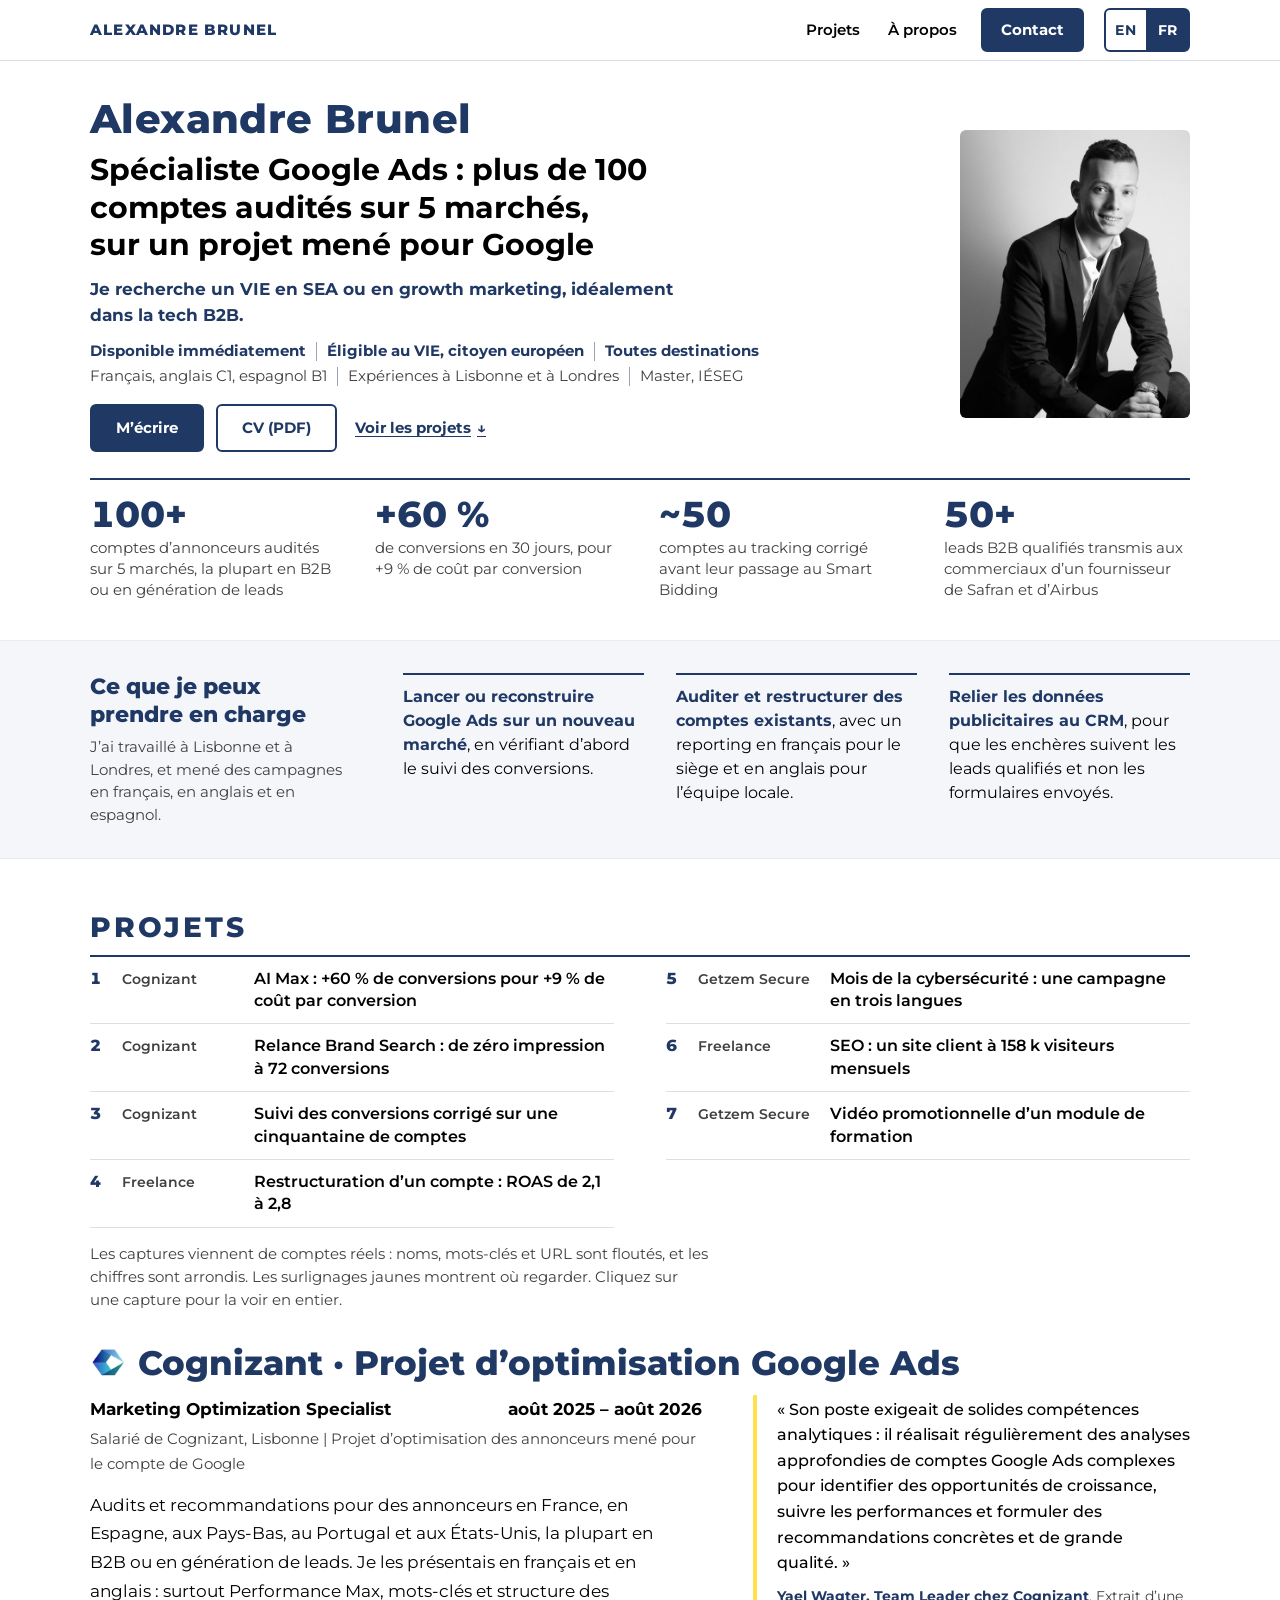
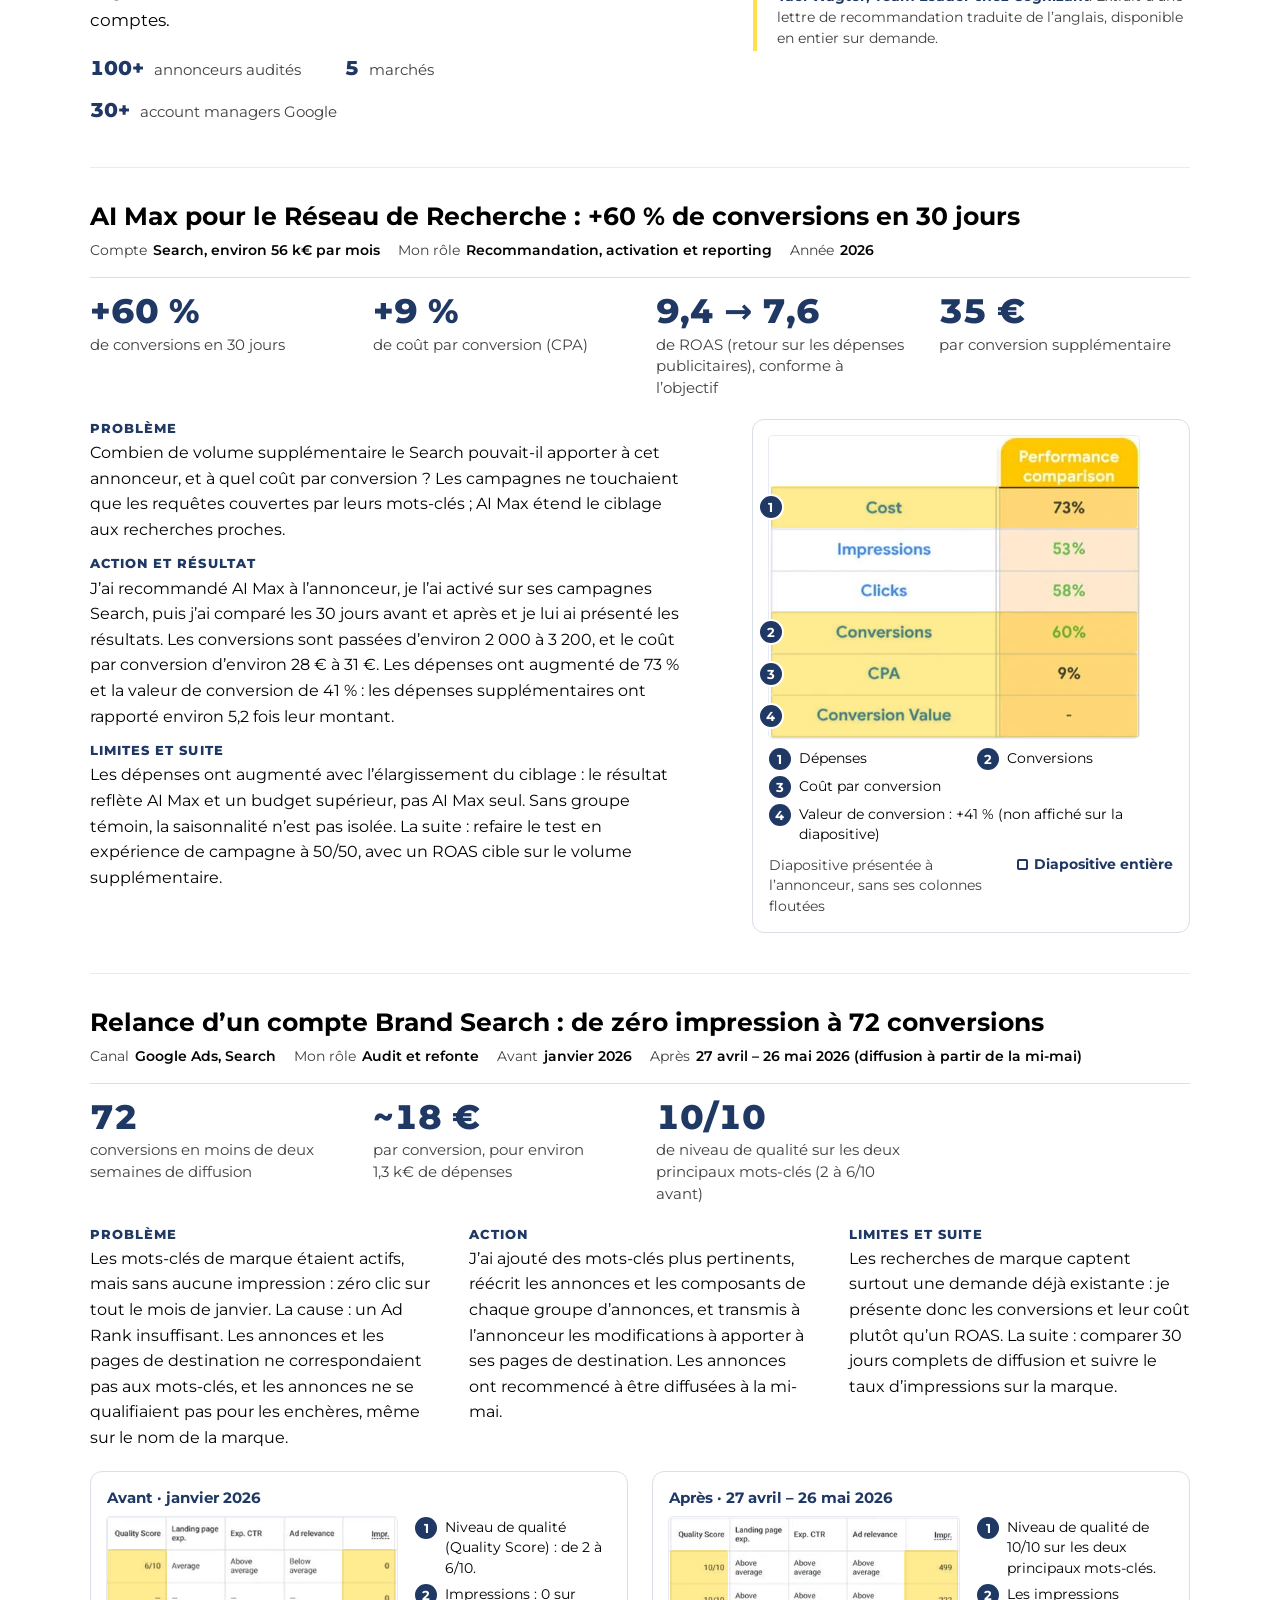
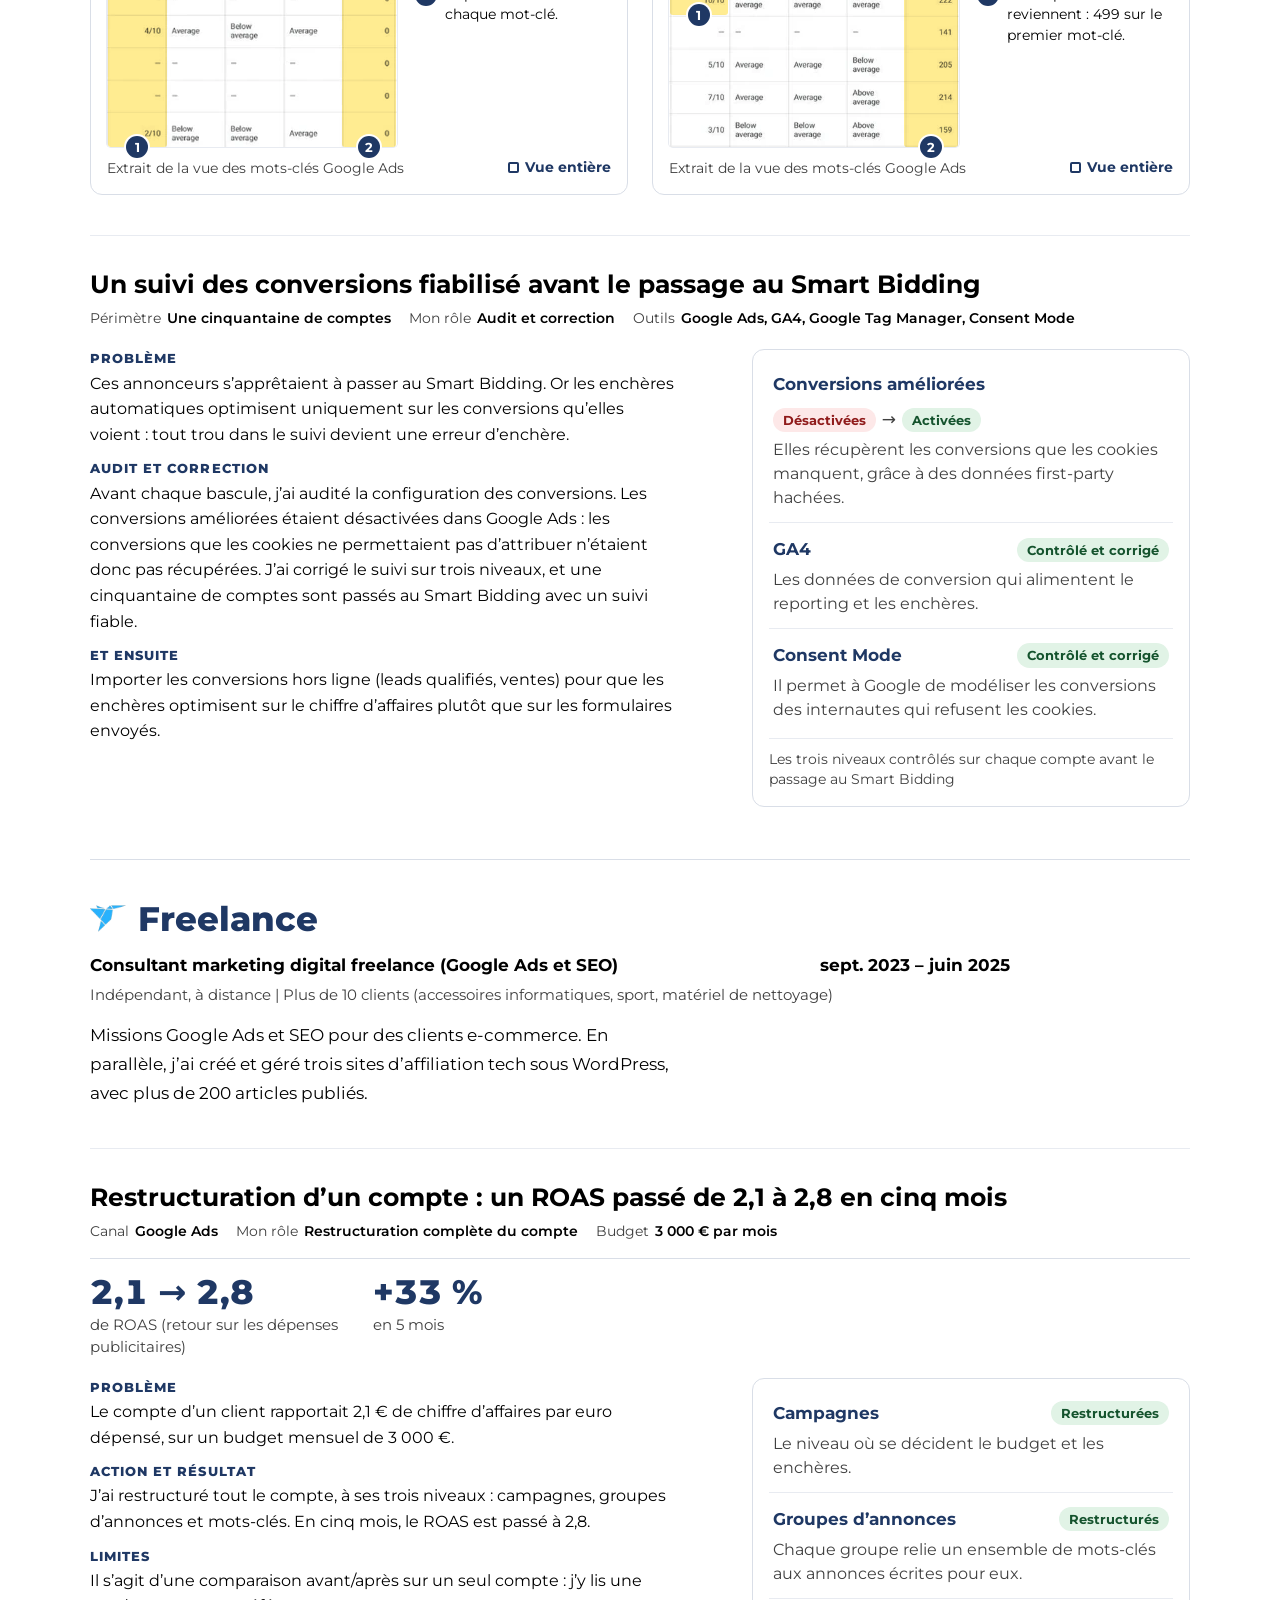
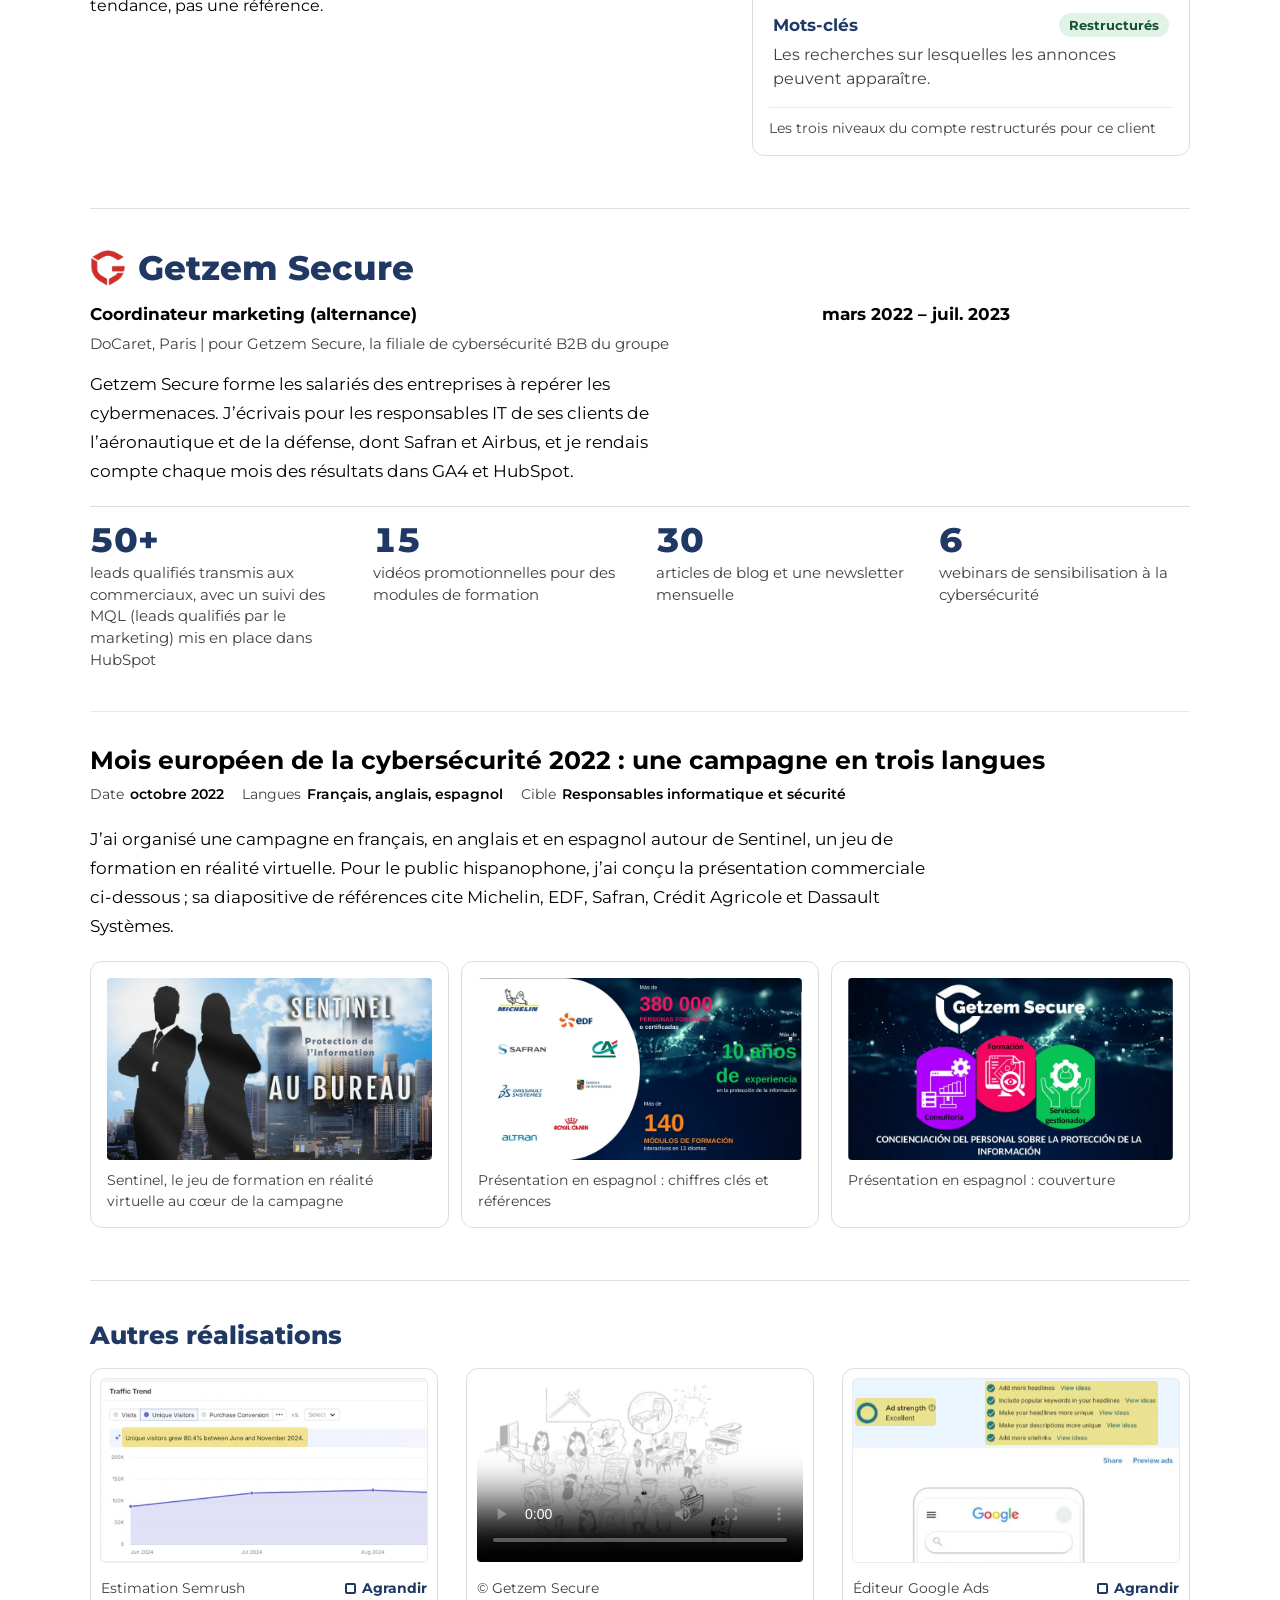
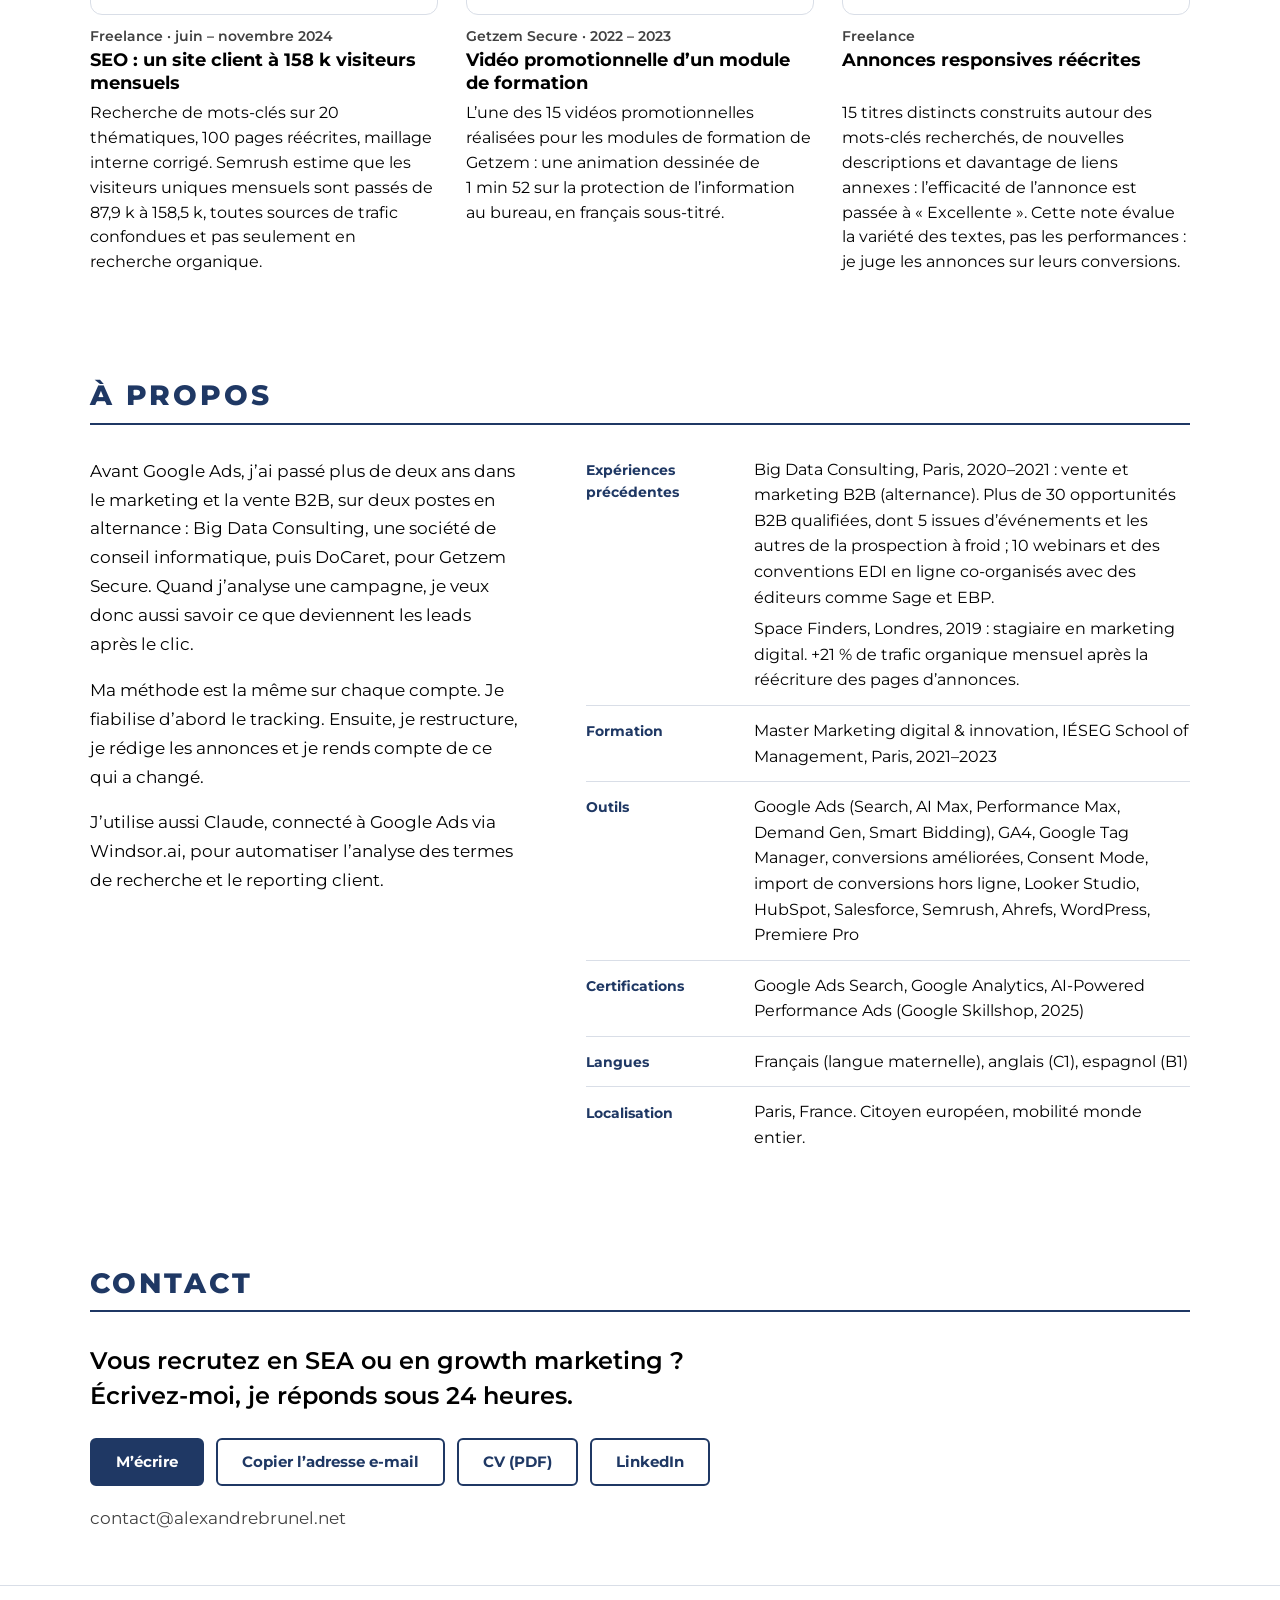
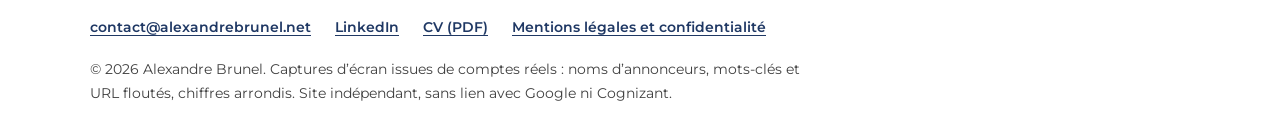
<file: fr/index.html>
<!doctype html>
<html lang="fr" data-other="../">
<head>
  <meta charset="utf-8">
  <meta name="viewport" content="width=device-width, initial-scale=1">
  <title>Alexandre Brunel | Spécialiste Google Ads et growth marketing</title>
  <meta name="description" content="Spécialiste Google Ads : plus de 100 comptes audités sur 5 marchés, sur un projet mené pour Google, la plupart en B2B ou en génération de leads. Recherche un VIE.">
  <meta name="color-scheme" content="light">
  <meta name="theme-color" content="#ffffff">
  <link rel="canonical" href="https://alexandrebrunel.net/fr/">
  <link rel="alternate" hreflang="en" href="https://alexandrebrunel.net/">
  <link rel="alternate" hreflang="fr" href="https://alexandrebrunel.net/fr/">
  <link rel="alternate" hreflang="x-default" href="https://alexandrebrunel.net/">

  <meta property="og:type" content="website">
  <meta property="og:site_name" content="Alexandre Brunel">
  <meta property="og:locale" content="fr_FR">
  <meta property="og:locale:alternate" content="en_GB">
  <meta property="og:title" content="Alexandre Brunel | Spécialiste Google Ads à la recherche d’un VIE">
  <meta property="og:description" content="Plus de 100 comptes d’annonceurs audités sur 5 marchés, sur un projet mené pour Google. +60 % de conversions en 30 jours pour +9 % de coût par conversion. Recherche un VIE en SEA ou en growth marketing.">
  <meta property="og:url" content="https://alexandrebrunel.net/fr/">
  <meta property="og:image" content="https://alexandrebrunel.net/images/og-image-fr.jpg">
  <meta property="og:image:width" content="1200">
  <meta property="og:image:height" content="630">
  <meta property="og:image:alt" content="Alexandre Brunel, spécialiste Google Ads : plus de 100 comptes audités sur 5 marchés. À la recherche d’un VIE en SEA ou en growth marketing.">
  <meta name="twitter:card" content="summary_large_image">

  <link rel="icon" href="../favicon.ico" sizes="48x48">
  <link rel="icon" href="../images/favicon.png" type="image/png">
  <link rel="apple-touch-icon" href="../images/apple-touch-icon.png">
  <link rel="preload" href="../fonts/montserrat-latin-wght-normal.woff2" as="font" type="font/woff2" crossorigin>
  <link rel="stylesheet" href="../css/style.css?v=20261117b">
  <script>
    (function (d) {
      d.classList.add('js');
      try {
        var here = d.lang.slice(0, 2);
        var asked = new URLSearchParams(location.search).get('lang');
        if (asked !== 'fr' && asked !== 'en') asked = null;
        if (asked) localStorage.setItem('lang', asked);
        var browser = (navigator.language || '').slice(0, 2).toLowerCase() === 'fr' ? 'fr' : 'en';
        var want = asked || (here === 'fr' ? 'fr' : (localStorage.getItem('lang') || browser));
        if (want !== here) {
          d.classList.add('is-translating');
          setTimeout(function () { d.classList.remove('is-translating'); }, 2500);
          location.replace(d.getAttribute('data-other') + location.hash);
        } else if (asked) {
          history.replaceState(history.state, '', location.pathname + location.hash);
        }
      } catch (e) {}
    })(document.documentElement);
  </script>
  <script src="../js/lang.js?v=20261117b" defer></script>
  <script src="../js/main.js?v=20261117b" defer></script>
  <script src="../js/analytics.js?v=20261117b" data-gtm-id="" defer></script>
  <script type="application/ld+json">
  {
    "@context": "https://schema.org",
    "@type": "Person",
    "name": "Alexandre Brunel",
    "url": "https://alexandrebrunel.net/",
    "image": "https://alexandrebrunel.net/images/portrait.jpg",
    "jobTitle": "Performance Marketer",
    "description": "Performance marketer based in Paris: Google Ads and B2B lead generation. 5 years in digital marketing, nearly 3 of them in Google Ads.",
    "knowsAbout": ["Google Ads", "Paid search", "Performance marketing", "Conversion tracking", "Google Analytics 4", "Google Tag Manager", "Consent Mode", "Smart Bidding", "B2B lead generation", "SEO"],
    "address": { "@type": "PostalAddress", "addressLocality": "Paris", "addressCountry": "FR" },
    "knowsLanguage": ["fr", "en", "es"],
    "alumniOf": { "@type": "CollegeOrUniversity", "name": "IÉSEG School of Management" },
    "sameAs": ["https://www.linkedin.com/in/alexandre-brunel-b37252150/"]
  }
  </script>
</head>
<body>
  <a class="skip" href="#work">Aller aux projets</a>

  <header class="topbar">
    <div class="wrap topbar__inner">
      <a class="topbar__name" href="#top">Alexandre Brunel</a>
      <nav class="topbar__nav" aria-label="Sections">
        <a href="#work">Projets</a>
        <a href="#about">À propos</a>
        <a class="topbar__cta" href="#contact">Contact</a>
      </nav>
      <div class="lang" role="group" aria-label="Langue">
        <a class="lang__btn" href="../" data-lang="en" hreflang="en" lang="en" aria-label="English" aria-current="false">EN</a>
        <a class="lang__btn" href="../fr/" data-lang="fr" hreflang="fr" lang="fr" aria-label="Français" aria-current="true">FR</a>
      </div>
    </div>
  </header>

  <main id="top">
    <section class="hero" aria-labelledby="hero-title">
      <div class="wrap hero__grid" data-mail-scope>
        <img class="hero__portrait" src="../images/portrait.jpg" width="533" height="666" alt="Portrait d’Alexandre Brunel" fetchpriority="high">
        <h1 class="hero__name" id="hero-title">Alexandre Brunel</h1>
        <p class="hero__headline">Spécialiste Google Ads : plus de 100 comptes audités sur 5&nbsp;marchés, sur un projet mené pour Google</p>
        <p class="hero__target"><strong>Je recherche un VIE en SEA ou en growth marketing, idéalement dans la tech B2B.</strong> <span class="hero__gloss"></span></p>
        <ul class="hero__facts" aria-label="En bref">
          <li>Disponible immédiatement</li>
          <li>Éligible au VIE, citoyen européen</li>
          <li>Toutes destinations</li>
          <li>Français, anglais C1, espagnol B1</li>
          <li>Expériences à Lisbonne et à Londres</li>
          <li>Master, IÉSEG</li>
        </ul>
        <div class="hero__actions">
          <a class="btn btn--solid" href="mailto:contact@alexandrebrunel.net">M’écrire</a>
          <a class="btn btn--outline" href="../files/Alexandre_Brunel_CV_FR.pdf" target="_blank" rel="noopener">CV (PDF)</a>
          <a class="hero__more" href="#work">Voir les projets</a>
        </div>
        <p class="hero__note" role="status" aria-live="polite" data-mail-status></p>
        <ul class="proof" aria-label="Résultats en bref">
          <li><a href="#cognizant"><strong>100+</strong><span>comptes d’annonceurs audités sur 5&nbsp;marchés, la plupart en B2B ou en génération de leads</span></a></li>
          <li><a href="#aimax"><strong>+60&nbsp;%</strong><span>de conversions en 30 jours, pour +9&nbsp;% de coût par conversion</span></a></li>
          <li><a href="#tracking"><strong>~50</strong><span>comptes au tracking corrigé avant leur passage au Smart Bidding</span></a></li>
          <li><a href="#getzem"><strong>50+</strong><span>leads B2B qualifiés transmis aux commerciaux d’un fournisseur de Safran et d’Airbus</span></a></li>
        </ul>
      </div>
    </section>

    <section class="offer" aria-labelledby="offer-title">
      <div class="wrap offer__grid">
        <div class="offer__head">
          <h2 class="offer__title" id="offer-title">Ce que je peux prendre en charge</h2>
          <p class="offer__intro">J’ai travaillé à Lisbonne et à Londres, et mené des campagnes en français, en anglais et en espagnol.</p>
        </div>
        <ul class="offer__list" role="list">
          <li><strong>Lancer ou reconstruire Google Ads sur un nouveau marché</strong><span>, en vérifiant d’abord le suivi des conversions.</span></li>
          <li><strong>Auditer et restructurer des comptes existants</strong><span>, avec un reporting en français pour le siège et en anglais pour l’équipe locale.</span></li>
          <li><strong>Relier les données publicitaires au CRM</strong><span>, pour que les enchères suivent les leads qualifiés et non les formulaires envoyés.</span></li>
        </ul>
      </div>
    </section>

    <section class="section" id="work" aria-labelledby="work-title">
      <div class="wrap">
        <div class="section__head">
          <h2 class="section__title" id="work-title">Projets</h2>
          <nav class="index" aria-label="Études de cas">
            <ol class="index__list">
              <li><a href="#aimax"><span class="index__who">Cognizant</span><span class="index__what">AI Max&nbsp;: +60&nbsp;% de conversions pour +9&nbsp;% de coût par conversion</span></a></li>
              <li><a href="#relaunch"><span class="index__who">Cognizant</span><span class="index__what">Relance Brand Search&nbsp;: de zéro impression à 72 conversions</span></a></li>
              <li><a href="#tracking"><span class="index__who">Cognizant</span><span class="index__what">Suivi des conversions corrigé sur une cinquantaine de comptes</span></a></li>
              <li><a href="#roas"><span class="index__who">Freelance</span><span class="index__what">Restructuration d’un compte&nbsp;: ROAS de 2,1 à 2,8</span></a></li>
              <li><a href="#ecsm"><span class="index__who">Getzem Secure</span><span class="index__what">Mois de la cybersécurité&nbsp;: une campagne en trois langues</span></a></li>
              <li><a href="#seo"><span class="index__who">Freelance</span><span class="index__what">SEO&nbsp;: un site client à 158&nbsp;k visiteurs mensuels</span></a></li>
              <li><a href="#video"><span class="index__who">Getzem Secure</span><span class="index__what">Vidéo promotionnelle d’un module de formation</span></a></li>
            </ol>
          </nav>
          <p class="section__intro">Les captures viennent de comptes réels&nbsp;: noms, mots-clés et URL sont floutés, et les chiffres sont arrondis. Les surlignages jaunes montrent où regarder. Cliquez sur une capture pour la voir en entier.</p>
        </div>

        <article class="chapter" id="cognizant" aria-labelledby="cognizant-title">
          <header class="chapter__head">
            <h3 class="chapter__title" id="cognizant-title"><img class="chapter__logo" src="../images/logo-cognizant.webp" width="96" height="96" alt="Logo Cognizant"><span>Cognizant · Projet d’optimisation Google&nbsp;Ads</span></h3>
            <div class="chapter__cols">
              <div>
                <div class="role">
                  <p class="role__title">Marketing Optimization Specialist</p>
                  <p class="role__dates">août 2025 – août 2026</p>
                  <p class="role__org">Salarié de Cognizant, Lisbonne | Projet d’optimisation des annonceurs mené pour le compte de Google</p>
                </div>
                <p class="chapter__intro">Audits et recommandations pour des annonceurs en France, en Espagne, aux Pays-Bas, au Portugal et aux États-Unis, la plupart en B2B ou en génération de leads. Je les présentais en français et en anglais&nbsp;: surtout Performance Max, mots-clés et structure des comptes.</p>
                <ul class="tally" aria-label="Périmètre du projet">
                  <li><strong>100+</strong> <span>annonceurs audités</span></li>
                  <li><strong>5</strong> <span>marchés</span></li>
                  <li><strong>30+</strong> <span>account managers Google</span></li>
                </ul>
              </div>
              <figure class="quote">
                <blockquote class="quote__text">
                  <p>«&nbsp;Son poste exigeait de solides compétences analytiques&nbsp;: il réalisait régulièrement des analyses approfondies de comptes Google Ads complexes pour identifier des opportunités de croissance, suivre les performances et formuler des recommandations concrètes et de grande qualité.&nbsp;»</p>
                </blockquote>
                <figcaption class="quote__by"><strong>Yael Wagter, Team Leader chez Cognizant</strong>. <span>Extrait d’une lettre de recommandation traduite de l’anglais, disponible en entier sur demande.</span></figcaption>
              </figure>
            </div>
          </header>

          <section class="case case--compact" id="aimax" aria-labelledby="case-aimax">
            <header class="case__head">
              <h4 class="case__title" id="case-aimax">AI Max pour le Réseau de Recherche&nbsp;: +60&nbsp;% de conversions en 30 jours</h4>
              <dl class="case__facts">
                <div><dt>Compte</dt><dd>Search, environ 56&nbsp;k€ par mois</dd></div>
                <div><dt>Mon rôle</dt><dd>Recommandation, activation et reporting</dd></div>
                <div><dt>Année</dt><dd>2026</dd></div>
              </dl>
              <ul class="stats" aria-label="Résultats clés">
                <li><strong>+60&nbsp;%</strong><span>de conversions en 30 jours</span></li>
                <li><strong>+9&nbsp;%</strong><span>de coût par conversion (CPA)</span></li>
                <li><strong>9,4 → 7,6</strong><span>de ROAS (retour sur les dépenses publicitaires), conforme à l’objectif</span></li>
                <li><strong>35&nbsp;€</strong><span>par conversion supplémentaire</span></li>
              </ul>
            </header>
            <div class="case__text">
              <dl class="beats">
                <div><dt>Problème</dt><dd>Combien de volume supplémentaire le Search pouvait-il apporter à cet annonceur, et à quel coût par conversion&nbsp;? Les campagnes ne touchaient que les requêtes couvertes par leurs mots-clés&nbsp;; AI Max étend le ciblage aux recherches proches.</dd></div>
              </dl>
              <details class="more" open><summary><span>Ce que j’ai fait, les limites et la suite</span></summary>
              <dl class="beats">
                <div><dt>Action et résultat</dt><dd>J’ai recommandé AI Max à l’annonceur, je l’ai activé sur ses campagnes Search, puis j’ai comparé les 30 jours avant et après et je lui ai présenté les résultats. Les conversions sont passées d’environ 2&nbsp;000 à 3&nbsp;200, et le coût par conversion d’environ 28&nbsp;€ à 31&nbsp;€. Les dépenses ont augmenté de 73&nbsp;% et la valeur de conversion de 41&nbsp;%&nbsp;: les dépenses supplémentaires ont rapporté environ 5,2 fois leur montant.</dd></div>
                <div><dt>Limites et suite</dt><dd>Les dépenses ont augmenté avec l’élargissement du ciblage&nbsp;: le résultat reflète AI Max et un budget supérieur, pas AI Max seul. Sans groupe témoin, la saisonnalité n’est pas isolée. La suite&nbsp;: refaire le test en expérience de campagne à 50/50, avec un ROAS cible sur le volume supplémentaire.</dd></div>
              </dl>
              </details>
            </div>
            <div class="case__evidence">
              <figure class="evidence evidence--crop" data-scope style="--crop:370px">
                <div class="shot" style="--natural:982px">
                  <button class="shot__btn" type="button" data-zoom data-caption="The results slide I presented to the advertiser. Absolute figures are blurred." caption="La diapositive de résultats que j’ai présentée à l’annonceur. Les valeurs absolues sont floutées.">
                    <img src="../images/ai-max-crop.webp" width="370" height="302" data-full="../images/ai-max.webp" data-full-width="982" data-full-height="542" loading="lazy" decoding="async" alt="Diapositive de résultats comparant les 30 jours avant et après l’activation d’AI Max&nbsp;: coût +73&nbsp;%, impressions +53&nbsp;%, clics +58&nbsp;%, conversions +60&nbsp;%, coût par acquisition +9&nbsp;%.">
                    <span class="sr-only">Afficher la diapositive entière</span>
                  </button>
                  <span class="mark" data-mark="1" style="--x:0.5%;--y:16.6%;--w:99%;--h:13.9%;--by:50%" aria-hidden="true"><span class="mark__n">1</span></span>
                  <span class="mark" data-mark="2" style="--x:0.5%;--y:57.9%;--w:99%;--h:13.9%;--by:50%" aria-hidden="true"><span class="mark__n">2</span></span>
                  <span class="mark" data-mark="3" style="--x:0.5%;--y:71.9%;--w:99%;--h:13.9%;--by:50%" aria-hidden="true"><span class="mark__n">3</span></span>
                  <span class="mark" data-mark="4" style="--x:0.5%;--y:85.8%;--w:99%;--h:14.2%;--by:50%" aria-hidden="true"><span class="mark__n">4</span></span>
                  <span class="mark mark--full" data-mark="1" style="--x:5.91%;--y:47.23%;--w:92.87%;--h:7.2%" aria-hidden="true"><span class="mark__n">1</span></span>
                  <span class="mark mark--full" data-mark="2" style="--x:5.91%;--y:70.3%;--w:92.87%;--h:7%" aria-hidden="true"><span class="mark__n">2</span></span>
                  <span class="mark mark--full" data-mark="3" style="--x:5.91%;--y:77.86%;--w:92.87%;--h:7.2%;--bx:100%;--by:50%" aria-hidden="true"><span class="mark__n">3</span></span>
                  <span class="mark mark--full" data-mark="4" style="--x:5.91%;--y:85.5%;--w:92.87%;--h:7.2%;--by:100%" aria-hidden="true"><span class="mark__n">4</span></span>
                </div>
                <ol class="legend legend--cols" role="list" data-look>
                  <li data-mark="1">Dépenses</li>
                  <li data-mark="2">Conversions</li>
                  <li data-mark="3">Coût par conversion</li>
                  <li class="legend__wide" data-mark="4">Valeur de conversion&nbsp;: +41&nbsp;% (non affiché sur la diapositive)</li>
                </ol>
                <figcaption class="evidence__bar"><span>Diapositive présentée à l’annonceur, sans ses colonnes floutées</span><button class="evidence__hint" type="button" tabindex="-1" aria-hidden="true" data-zoom-proxy>Diapositive entière</button></figcaption>
              </figure>
            </div>
          </section>

          <section class="case case--wide" id="relaunch" aria-labelledby="case-relaunch">
            <header class="case__head">
              <h4 class="case__title" id="case-relaunch">Relance d’un compte Brand&nbsp;Search&nbsp;: de zéro impression à 72 conversions</h4>
              <dl class="case__facts">
                <div><dt>Canal</dt><dd>Google Ads, Search</dd></div>
                <div><dt>Mon rôle</dt><dd>Audit et refonte</dd></div>
                <div><dt>Avant</dt><dd>janvier 2026</dd></div>
                <div><dt>Après</dt><dd>27 avril – 26 mai 2026 (diffusion à partir de la mi-mai)</dd></div>
              </dl>
              <ul class="stats" aria-label="Résultats clés">
                <li><strong>72</strong><span>conversions en moins de deux semaines de diffusion</span></li>
                <li><strong>~18&nbsp;€</strong><span>par conversion, pour environ 1,3&nbsp;k€ de dépenses</span></li>
                <li><strong>10/10</strong><span>de niveau de qualité sur les deux principaux mots-clés (2 à 6/10 avant)</span></li>
              </ul>
            </header>
            <div class="case__text">
              <dl class="beats">
                <div><dt>Problème</dt><dd>Les mots-clés de marque étaient actifs, mais sans aucune impression&nbsp;: zéro clic sur tout le mois de janvier. La cause&nbsp;: un Ad Rank insuffisant. Les annonces et les pages de destination ne correspondaient pas aux mots-clés, et les annonces ne se qualifiaient pas pour les enchères, même sur le nom de la marque.</dd></div>
              </dl>
              <details class="more" open><summary><span>Ce que j’ai fait, les limites et la suite</span></summary>
              <dl class="beats">
                <div><dt>Action</dt><dd>J’ai ajouté des mots-clés plus pertinents, réécrit les annonces et les composants de chaque groupe d’annonces, et transmis à l’annonceur les modifications à apporter à ses pages de destination. Les annonces ont recommencé à être diffusées à la mi-mai.</dd></div>
                <div><dt>Limites et suite</dt><dd>Les recherches de marque captent surtout une demande déjà existante&nbsp;: je présente donc les conversions et leur coût plutôt qu’un ROAS. La suite&nbsp;: comparer 30 jours complets de diffusion et suivre le taux d’impressions sur la marque.</dd></div>
              </dl>
              </details>
            </div>
            <div class="case__evidence pair">
              <figure class="evidence evidence--side" data-scope style="--crop:290px">
                <p class="evidence__label">Avant · janvier 2026</p>
                <div class="shot" style="--natural:1101px">
                  <button class="shot__btn" type="button" data-zoom data-caption="Keywords view, 1 January to 1 February 2026. Keywords are blurred." caption="Vue des mots-clés, du 1er janvier au 1er février 2026. Les mots-clés sont floutés.">
                    <img src="../images/before-crop.webp" width="290" height="230" data-full="../images/before-launch.webp" data-full-width="1101" data-full-height="485" loading="lazy" decoding="async" alt="Vue des mots-clés Google Ads pour janvier 2026&nbsp;: niveaux de qualité entre 2/10 et 6/10, et aucune impression sur chaque mot-clé.">
                    <span class="sr-only">Afficher la vue entière</span>
                  </button>
                  <span class="mark" data-mark="1" style="--x:0.3%;--y:14%;--w:20.3%;--h:86%;--bx:50%;--by:100%" aria-hidden="true"><span class="mark__n">1</span></span>
                  <span class="mark" data-mark="2" style="--x:81%;--y:14%;--w:18.7%;--h:86%;--bx:50%;--by:100%" aria-hidden="true"><span class="mark__n">2</span></span>
                  <span class="mark mark--full" data-mark="1" style="--x:42.2%;--y:48.9%;--w:5.7%;--h:51.1%" aria-hidden="true"><span class="mark__n">1</span></span>
                  <span class="mark mark--full" data-mark="2" style="--x:66.94%;--y:42.47%;--w:2.54%;--h:56.91%;--bx:50%;--ty:-115%" aria-hidden="true"><span class="mark__n">2</span></span>
                  <span class="mark mark--full" data-mark="3" style="--x:4.54%;--y:27.01%;--w:92.64%;--h:3.71%;--bx:50%" aria-hidden="true"><span class="mark__n">3</span></span>
                </div>
                <ol class="legend" role="list" data-look>
                  <li data-mark="1">Niveau de qualité (Quality Score)&nbsp;: de 2 à 6/10.</li>
                  <li data-mark="2">Impressions&nbsp;: 0 sur chaque mot-clé.</li>
                  <li class="only-full" data-mark="3">Clics&nbsp;: à zéro pendant tout le mois.</li>
                </ol>
                <figcaption class="evidence__bar"><span>Extrait de la vue des mots-clés Google Ads</span><button class="evidence__hint" type="button" tabindex="-1" aria-hidden="true" data-zoom-proxy>Vue entière</button></figcaption>
              </figure>

              <figure class="evidence evidence--side" data-scope style="--crop:290px">
                <p class="evidence__label">Après · 27 avril – 26 mai 2026</p>
                <div class="shot" style="--natural:1020px">
                  <button class="shot__btn" type="button" data-zoom data-caption="Keywords view, 27 April to 26 May 2026. Keywords are blurred." caption="Vue des mots-clés, du 27 avril au 26 mai 2026. Les mots-clés sont floutés.">
                    <img src="../images/after-crop.webp" width="290" height="230" data-full="../images/after-launch.webp" data-full-width="1020" data-full-height="514" loading="lazy" decoding="async" alt="Vue des mots-clés Google Ads du 27 avril au 26 mai 2026&nbsp;: niveau de qualité de 10/10 sur les deux premiers mots-clés, avec 499 et 222 impressions.">
                    <span class="sr-only">Afficher la vue entière</span>
                  </button>
                  <span class="mark" data-mark="1" style="--x:0.3%;--y:14.3%;--w:20%;--h:28.3%;--bx:50%;--by:100%" aria-hidden="true"><span class="mark__n">1</span></span>
                  <span class="mark" data-mark="2" style="--x:81%;--y:14.3%;--w:18.7%;--h:85.7%;--bx:50%;--by:100%" aria-hidden="true"><span class="mark__n">2</span></span>
                  <span class="mark mark--full" data-mark="1" style="--x:44.71%;--y:42.8%;--w:18.24%;--h:11.87%;--bx:100%;--by:50%" aria-hidden="true"><span class="mark__n">1</span></span>
                  <span class="mark mark--full" data-mark="2" style="--x:65.1%;--y:42.4%;--w:5.3%;--h:57.6%;--bx:50%;--by:100%" aria-hidden="true"><span class="mark__n">2</span></span>
                  <span class="mark mark--full" data-mark="3" style="--x:71.57%;--y:10.12%;--w:27.06%;--h:14.79%" aria-hidden="true"><span class="mark__n">3</span></span>
                  <span class="mark mark--full" data-mark="4" style="--x:85.69%;--y:43%;--w:9.71%;--h:5.25%;--bx:50%;--by:100%" aria-hidden="true"><span class="mark__n">4</span></span>
                </div>
                <ol class="legend" role="list" data-look>
                  <li data-mark="1">Niveau de qualité de 10/10 sur les deux principaux mots-clés.</li>
                  <li data-mark="2">Les impressions reviennent&nbsp;: 499 sur le premier mot-clé.</li>
                  <li class="only-full" data-mark="3">Les clics démarrent à la mi-mai et atteignent environ 300 par jour.</li>
                  <li class="only-full" data-mark="4">Meilleur mot-clé&nbsp;: environ 30 conversions à environ 3&nbsp;€ chacune.</li>
                </ol>
                <figcaption class="evidence__bar"><span>Extrait de la vue des mots-clés Google Ads</span><button class="evidence__hint" type="button" tabindex="-1" aria-hidden="true" data-zoom-proxy>Vue entière</button></figcaption>
              </figure>
            </div>
          </section>

          <section class="case case--compact" id="tracking" aria-labelledby="case-tracking">
            <header class="case__head">
              <h4 class="case__title" id="case-tracking">Un suivi des conversions fiabilisé avant le passage au Smart Bidding</h4>
              <dl class="case__facts">
                <div><dt>Périmètre</dt><dd>Une cinquantaine de comptes</dd></div>
                <div><dt>Mon rôle</dt><dd>Audit et correction</dd></div>
                <div><dt>Outils</dt><dd>Google Ads, GA4, Google Tag Manager, Consent Mode</dd></div>
              </dl>
            </header>
            <div class="case__text">
              <dl class="beats">
                <div><dt>Problème</dt><dd>Ces annonceurs s’apprêtaient à passer au Smart Bidding. Or les enchères automatiques optimisent uniquement sur les conversions qu’elles voient&nbsp;: tout trou dans le suivi devient une erreur d’enchère.</dd></div>
              </dl>
              <details class="more" open><summary><span>L’audit, la correction et la suite</span></summary>
              <dl class="beats">
                <div><dt>Audit et correction</dt><dd>Avant chaque bascule, j’ai audité la configuration des conversions. Les conversions améliorées étaient désactivées dans Google Ads&nbsp;: les conversions que les cookies ne permettaient pas d’attribuer n’étaient donc pas récupérées. J’ai corrigé le suivi sur trois niveaux, et une cinquantaine de comptes sont passés au Smart Bidding avec un suivi fiable.</dd></div>
                <div><dt>Et ensuite</dt><dd>Importer les conversions hors ligne (leads qualifiés, ventes) pour que les enchères optimisent sur le chiffre d’affaires plutôt que sur les formulaires envoyés.</dd></div>
              </dl>
              </details>
            </div>
            <div class="case__evidence">
              <figure class="evidence audit">
                <ol class="audit__list" role="list">
                  <li>
                    <div class="audit__head"><strong>Conversions améliorées</strong><span class="audit__chips"><span class="chip chip--bad">Désactivées</span><span aria-hidden="true">→</span><span class="chip chip--ok">Activées</span></span></div>
                    <p>Elles récupèrent les conversions que les cookies manquent, grâce à des données first-party hachées.</p>
                  </li>
                  <li>
                    <div class="audit__head"><strong>GA4</strong><span class="chip chip--ok">Contrôlé et corrigé</span></div>
                    <p>Les données de conversion qui alimentent le reporting et les enchères.</p>
                  </li>
                  <li>
                    <div class="audit__head"><strong>Consent Mode</strong><span class="chip chip--ok">Contrôlé et corrigé</span></div>
                    <p>Il permet à Google de modéliser les conversions des internautes qui refusent les cookies.</p>
                  </li>
                </ol>
                <figcaption class="evidence__bar"><span>Les trois niveaux contrôlés sur chaque compte avant le passage au Smart Bidding</span></figcaption>
              </figure>
            </div>
          </section>
        </article>

        <article class="chapter" id="freelance" aria-labelledby="freelance-title">
          <header class="chapter__head">
            <h3 class="chapter__title" id="freelance-title"><img class="chapter__logo" src="../images/logo-freelance.webp" width="96" height="96" alt="Logo de mon activité freelance">Freelance</h3>
            <div class="role">
              <p class="role__title">Consultant marketing digital freelance (Google Ads et SEO)</p>
              <p class="role__dates">sept. 2023 – juin 2025</p>
              <p class="role__org">Indépendant, à distance | Plus de 10 clients (accessoires informatiques, sport, matériel de nettoyage)</p>
            </div>
            <p class="chapter__intro">Missions Google Ads et SEO pour des clients e-commerce. En parallèle, j’ai créé et géré trois sites d’affiliation tech sous WordPress, avec plus de 200 articles publiés.</p>
          </header>

          <section class="case case--compact" id="roas" aria-labelledby="case-roas">
            <header class="case__head">
              <h4 class="case__title" id="case-roas">Restructuration d’un compte&nbsp;: un ROAS passé de 2,1 à 2,8 en cinq mois</h4>
              <dl class="case__facts">
                <div><dt>Canal</dt><dd>Google Ads</dd></div>
                <div><dt>Mon rôle</dt><dd>Restructuration complète du compte</dd></div>
                <div><dt>Budget</dt><dd>3&nbsp;000&nbsp;€ par mois</dd></div>
              </dl>
              <ul class="stats" aria-label="Résultats clés">
                <li><strong>2,1 → 2,8</strong><span>de ROAS (retour sur les dépenses publicitaires)</span></li>
                <li><strong>+33&nbsp;%</strong><span>en 5 mois</span></li>
              </ul>
            </header>
            <div class="case__text">
              <dl class="beats">
                <div><dt>Problème</dt><dd>Le compte d’un client rapportait 2,1&nbsp;€ de chiffre d’affaires par euro dépensé, sur un budget mensuel de 3&nbsp;000&nbsp;€.</dd></div>
              </dl>
              <details class="more" open><summary><span>Ce que j’ai fait et les limites</span></summary>
              <dl class="beats">
                <div><dt>Action et résultat</dt><dd>J’ai restructuré tout le compte, à ses trois niveaux&nbsp;: campagnes, groupes d’annonces et mots-clés. En cinq mois, le ROAS est passé à 2,8.</dd></div>
                <div><dt>Limites</dt><dd>Il s’agit d’une comparaison avant/après sur un seul compte&nbsp;: j’y lis une tendance, pas une référence.</dd></div>
              </dl>
              </details>
            </div>
            <div class="case__evidence">
              <figure class="evidence audit">
                <ol class="audit__list" role="list">
                  <li>
                    <div class="audit__head"><strong>Campagnes</strong><span class="chip chip--ok">Restructurées</span></div>
                    <p>Le niveau où se décident le budget et les enchères.</p>
                  </li>
                  <li>
                    <div class="audit__head"><strong>Groupes d’annonces</strong><span class="chip chip--ok">Restructurés</span></div>
                    <p>Chaque groupe relie un ensemble de mots-clés aux annonces écrites pour eux.</p>
                  </li>
                  <li>
                    <div class="audit__head"><strong>Mots-clés</strong><span class="chip chip--ok">Restructurés</span></div>
                    <p>Les recherches sur lesquelles les annonces peuvent apparaître.</p>
                  </li>
                </ol>
                <figcaption class="evidence__bar"><span>Les trois niveaux du compte restructurés pour ce client</span></figcaption>
              </figure>
            </div>
          </section>
        </article>

        <article class="chapter" id="getzem" aria-labelledby="getzem-title">
          <header class="chapter__head">
            <h3 class="chapter__title" id="getzem-title"><img class="chapter__logo" src="../images/logo-getzem.webp" width="96" height="96" alt="Logo Getzem Secure">Getzem Secure</h3>
            <div class="role">
              <p class="role__title">Coordinateur marketing (alternance)</p>
              <p class="role__dates">mars 2022 – juil. 2023</p>
              <p class="role__org">DoCaret, Paris | pour Getzem Secure, la filiale de cybersécurité B2B du groupe</p>
            </div>
            <p class="chapter__intro">Getzem Secure forme les salariés des entreprises à repérer les cybermenaces. J’écrivais pour les responsables IT de ses clients de l’aéronautique et de la défense, dont Safran et Airbus, et je rendais compte chaque mois des résultats dans GA4 et HubSpot.</p>
            <ul class="stats stats--chapter" aria-label="Résultats chez Getzem">
              <li><strong>50+</strong><span>leads qualifiés transmis aux commerciaux, avec un suivi des MQL (leads qualifiés par le marketing) mis en place dans HubSpot</span></li>
              <li><strong>15</strong><span>vidéos promotionnelles pour des modules de formation</span></li>
              <li><strong>30</strong><span>articles de blog et une newsletter mensuelle</span></li>
              <li><strong>6</strong><span>webinars de sensibilisation à la cybersécurité</span></li>
            </ul>
          </header>

          <section class="case case--wide" id="ecsm" aria-labelledby="case-ecsm">
            <header class="case__head">
              <h4 class="case__title" id="case-ecsm">Mois européen de la cybersécurité 2022&nbsp;: une campagne en trois langues</h4>
              <dl class="case__facts">
                <div><dt>Date</dt><dd>octobre 2022</dd></div>
                <div><dt>Langues</dt><dd>Français, anglais, espagnol</dd></div>
                <div><dt>Cible</dt><dd>Responsables informatique et sécurité</dd></div>
              </dl>
            </header>
            <div class="case__text">
              <p>J’ai organisé une campagne en français, en anglais et en espagnol autour de Sentinel, un jeu de formation en réalité virtuelle. Pour le public hispanophone, j’ai conçu la présentation commerciale ci-dessous&nbsp;; sa diapositive de références cite Michelin, EDF, Safran, Crédit Agricole et Dassault Systèmes.</p>
            </div>
            <div class="case__evidence trio">
              <figure class="evidence">
                <div class="shot shot--slide">
                  <button class="shot__btn" type="button" data-zoom data-caption="Sentinel, the VR training game at the centre of the campaign (French title card)." caption="Sentinel, le jeu de formation en réalité virtuelle au cœur de la campagne (écran-titre en français).">
                    <img src="../images/getzem/sentinel-800.webp" width="800" height="450" data-full="../images/getzem/sentinel.webp" data-full-width="1600" data-full-height="900" loading="lazy" decoding="async" alt="Écran-titre de Sentinel&nbsp;: deux silhouettes devant des gratte-ciel, avec le titre «&nbsp;Protection de l’information, au bureau&nbsp;».">
                    <span class="sr-only">Afficher en grand</span>
                  </button>
                </div>
                <figcaption class="evidence__bar"><span>Sentinel, le jeu de formation en réalité virtuelle au cœur de la campagne</span></figcaption>
              </figure>
              <figure class="evidence">
                <div class="shot shot--slide">
                  <button class="shot__btn" type="button" data-zoom data-caption="Spanish sales deck, slide 3 of 7: key figures and client references." caption="Présentation commerciale en espagnol, diapositive 3 sur 7&nbsp;: chiffres clés et références clients.">
                    <img src="../images/getzem/slide-3-800.webp" width="800" height="450" data-full="../images/getzem/slide-3.webp" data-full-width="1600" data-full-height="900" loading="lazy" decoding="async" alt="Chiffres clés&nbsp;: plus de 380&nbsp;000 personnes formées ou certifiées, plus de 10 ans d’expérience, plus de 140 modules de formation en 13 langues, à côté de logos de clients dont Michelin, EDF, Safran, Crédit Agricole et Dassault Systèmes.">
                    <span class="sr-only">Afficher en grand</span>
                  </button>
                </div>
                <figcaption class="evidence__bar"><span>Présentation en espagnol&nbsp;: chiffres clés et références</span></figcaption>
              </figure>
              <figure class="evidence">
                <div class="shot shot--slide">
                  <button class="shot__btn" type="button" data-zoom data-caption="Spanish sales deck, slide 1 of 7: cover." caption="Présentation commerciale en espagnol, diapositive 1 sur 7&nbsp;: couverture.">
                    <img src="../images/getzem/slide-1-800.webp" width="800" height="450" data-full="../images/getzem/slide-1.webp" data-full-width="1600" data-full-height="900" loading="lazy" decoding="async" alt="Couverture&nbsp;: Getzem Secure, ses trois services (conseil, formation, services managés) et le titre, consacré à la sensibilisation du personnel à la sécurité de l’information.">
                    <span class="sr-only">Afficher en grand</span>
                  </button>
                </div>
                <figcaption class="evidence__bar"><span>Présentation en espagnol&nbsp;: couverture</span></figcaption>
              </figure>
            </div>
          </section>
        </article>

        <article class="chapter" id="more" aria-labelledby="more-title">
          <h3 class="chapter__title chapter__title--small" id="more-title">Autres réalisations</h3>
          <div class="cards">
            <section class="card" id="seo" aria-labelledby="case-seo">
              <figure class="evidence" data-scope>
                <div class="shot" style="--natural:1116px">
                  <button class="shot__btn" type="button" data-zoom data-caption="Semrush Traffic Analytics (estimate, all channels), June to November 2024." caption="Semrush Traffic Analytics (estimation, tous canaux), de juin à novembre 2024.">
                    <img src="../images/semrush-crop.webp" width="540" height="304" data-full="../images/semrush.webp" data-full-width="1116" data-full-height="516" loading="lazy" decoding="async" alt="Courbe de trafic Semrush avec la mention&nbsp;: les visiteurs uniques ont augmenté de 80,4&nbsp;% entre juin et novembre 2024.">
                    <span class="sr-only">Afficher le rapport entier</span>
                  </button>
                  <span class="mark" style="--x:6.5%;--y:26.5%;--w:57%;--h:10.5%" aria-hidden="true"></span>
                  <span class="mark mark--full" data-mark="1" style="--x:2.4%;--y:23.6%;--w:10.6%;--h:13.6%" aria-hidden="true"><span class="mark__n">1</span></span>
                  <span class="mark mark--full" data-mark="2" style="--x:3.41%;--y:56.2%;--w:29.03%;--h:5.4%" aria-hidden="true"><span class="mark__n">2</span></span>
                </div>
                <ol class="legend" role="list">
                  <li class="only-full" data-mark="1">1&nbsp;million de visites sur les six mois, dont 72&nbsp;% sur mobile.</li>
                  <li class="only-full" data-mark="2">Visiteurs uniques&nbsp;: +80,4&nbsp;% entre juin et novembre 2024.</li>
                </ol>
                <figcaption class="evidence__bar"><span>Estimation Semrush</span><button class="evidence__hint" type="button" tabindex="-1" aria-hidden="true" data-zoom-proxy>Agrandir</button></figcaption>
              </figure>
              <div class="card__text">
                <p class="card__tag">Freelance · juin – novembre 2024</p>
                <h4 class="card__title" id="case-seo">SEO&nbsp;: un site client à 158&nbsp;k visiteurs mensuels</h4>
                <p>Recherche de mots-clés sur 20 thématiques, 100 pages réécrites, maillage interne corrigé. Semrush estime que les visiteurs uniques mensuels sont passés de 87,9&nbsp;k à 158,5&nbsp;k, toutes sources de trafic confondues et pas seulement en recherche organique.</p>
              </div>
            </section>

            <section class="card" id="video" aria-labelledby="case-video">
              <figure class="evidence">
                <div class="video">
                  <video controls controlslist="nodownload" playsinline preload="none" width="1280" height="720" poster="../images/getzem/video-poster.jpg" data-lazy-video>
                    <source src="../videos/getzem-promo.mp4" type="video/mp4">
                    <p>Votre navigateur ne peut pas lire cette vidéo.</p>
                  </video>
                </div>
                <figcaption class="evidence__bar"><span>© Getzem Secure</span></figcaption>
              </figure>
              <div class="card__text">
                <p class="card__tag">Getzem Secure · 2022 – 2023</p>
                <h4 class="card__title" id="case-video">Vidéo promotionnelle d’un module de formation</h4>
                <p>L’une des 15 vidéos promotionnelles réalisées pour les modules de formation de Getzem&nbsp;: une animation dessinée de 1&nbsp;min&nbsp;52 sur la protection de l’information au bureau, en français sous-titré.</p>
              </div>
            </section>

            <section class="card" id="rsa" aria-labelledby="case-rsa">
              <figure class="evidence">
                <div class="shot" style="--natural:893px">
                  <button class="shot__btn" type="button" data-zoom data-caption="Responsive search ad in the Google Ads editor. Final URL and ad preview are blurred." caption="Annonce responsive sur le Réseau de Recherche dans l’éditeur d’annonces Google Ads. L’URL finale et l’aperçu de l’annonce sont floutés.">
                    <img src="../images/ad-strength-crop.webp" width="480" height="270" data-full="../images/ad-strength.webp" data-full-width="893" data-full-height="673" loading="lazy" decoding="async" alt="Éditeur d’annonces Google Ads affichant une efficacité «&nbsp;Excellente&nbsp;», les cinq suggestions cochées.">
                    <span class="sr-only">Afficher l’éditeur entier</span>
                  </button>
                  <span class="mark" style="--x:0.6%;--y:10.4%;--w:25%;--h:15.6%" aria-hidden="true"></span>
                  <span class="mark" style="--x:40.4%;--y:1.5%;--w:53.3%;--h:34.4%" aria-hidden="true"></span>
                  <span class="mark mark--full" style="--x:45.13%;--y:4.16%;--w:13.44%;--h:6.24%" aria-hidden="true"></span>
                  <span class="mark mark--full" style="--x:66.52%;--y:0.6%;--w:28.67%;--h:13.8%" aria-hidden="true"></span>
                </div>
                <figcaption class="evidence__bar"><span>Éditeur Google Ads</span><button class="evidence__hint" type="button" tabindex="-1" aria-hidden="true" data-zoom-proxy>Agrandir</button></figcaption>
              </figure>
              <div class="card__text">
                <p class="card__tag">Freelance</p>
                <h4 class="card__title" id="case-rsa">Annonces responsives réécrites</h4>
                <p>15 titres distincts construits autour des mots-clés recherchés, de nouvelles descriptions et davantage de liens annexes&nbsp;: l’efficacité de l’annonce est passée à «&nbsp;Excellente&nbsp;». Cette note évalue la variété des textes, pas les performances&nbsp;: je juge les annonces sur leurs conversions.</p>
              </div>
            </section>
          </div>
        </article>
      </div>
    </section>

    <section class="section" id="about" aria-labelledby="about-title">
      <div class="wrap">
        <div class="section__head">
          <h2 class="section__title" id="about-title">À propos</h2>
        </div>
        <div class="about">
          <div class="about__bio">
            <p>Avant Google Ads, j’ai passé plus de deux ans dans le marketing et la vente B2B, sur deux postes en alternance&nbsp;: Big Data Consulting, une société de conseil informatique, puis DoCaret, pour Getzem Secure. Quand j’analyse une campagne, je veux donc aussi savoir ce que deviennent les leads après le clic.</p>
            <p>Ma méthode est la même sur chaque compte. Je fiabilise d’abord le tracking. Ensuite, je restructure, je rédige les annonces et je rends compte de ce qui a changé.</p>
            <p>J’utilise aussi Claude, connecté à Google Ads via Windsor.ai, pour automatiser l’analyse des termes de recherche et le reporting client.</p>
          </div>
          <details class="more more--profile" open><summary><span>Formation, outils et expériences précédentes</span></summary>
          <dl class="profile">
            <div><dt>Expériences précédentes</dt><dd><span>Big Data Consulting, Paris, 2020–2021&nbsp;: vente et marketing B2B (alternance). Plus de 30 opportunités B2B qualifiées, dont 5 issues d’événements et les autres de la prospection à froid&nbsp;; 10 webinars et des conventions EDI en ligne co-organisés avec des éditeurs comme Sage et EBP.</span> <span>Space Finders, Londres, 2019&nbsp;: stagiaire en marketing digital. +21&nbsp;% de trafic organique mensuel après la réécriture des pages d’annonces.</span></dd></div>
            <div><dt>Formation</dt><dd>Master Marketing digital &amp; innovation, IÉSEG School of Management, Paris, 2021–2023</dd></div>
            <div><dt>Outils</dt><dd>Google Ads (Search, AI Max, Performance Max, Demand Gen, Smart Bidding), GA4, Google Tag Manager, conversions améliorées, Consent Mode, import de conversions hors ligne, Looker Studio, HubSpot, Salesforce, Semrush, Ahrefs, WordPress, Premiere Pro</dd></div>
            <div><dt>Certifications</dt><dd>Google Ads Search, Google Analytics, AI-Powered Performance Ads (Google Skillshop, 2025)</dd></div>
            <div><dt>Langues</dt><dd>Français (langue maternelle), anglais (C1), espagnol (B1)</dd></div>
            <div><dt>Localisation</dt><dd>Paris, France. Citoyen européen, mobilité monde entier.</dd></div>
          </dl>
          </details>
        </div>
      </div>
    </section>

    <section class="section contact" id="contact" aria-labelledby="contact-title" data-mail-scope>
      <div class="wrap">
        <div class="section__head">
          <h2 class="section__title" id="contact-title">Contact</h2>
        </div>
        <p class="contact__lead">Vous recrutez en SEA ou en growth marketing&nbsp;? Écrivez-moi, je réponds sous 24&nbsp;heures.</p>
        <div class="contact__actions">
          <a class="btn btn--solid" href="mailto:contact@alexandrebrunel.net">M’écrire</a>
          <button class="btn btn--outline" type="button" data-copy="contact@alexandrebrunel.net">Copier l’adresse e-mail</button>
          <a class="btn btn--outline" href="../files/Alexandre_Brunel_CV_FR.pdf" target="_blank" rel="noopener">CV (PDF)</a>
          <a class="btn btn--outline" href="https://www.linkedin.com/in/alexandre-brunel-b37252150/" target="_blank" rel="noopener">LinkedIn</a>
        </div>
        <p class="contact__email">contact@alexandrebrunel.net <span class="contact__status" role="status" aria-live="polite" data-mail-status></span></p>
      </div>
    </section>
  </main>

  <footer class="footer">
    <div class="wrap footer__inner">
      <ul class="footer__links" aria-label="Contact et mentions légales">
        <li><a href="mailto:contact@alexandrebrunel.net">contact@alexandrebrunel.net</a></li>
        <li><a href="https://www.linkedin.com/in/alexandre-brunel-b37252150/" target="_blank" rel="noopener">LinkedIn</a></li>
        <li><a href="../files/Alexandre_Brunel_CV_FR.pdf" target="_blank" rel="noopener">CV (PDF)</a></li>
        <li><a href="../legal.html">Mentions légales et confidentialité</a></li>
        <li hidden data-consent-item><button class="footer__btn" type="button" data-consent-open>Gérer les cookies</button></li>
      </ul>
      <p>© 2026 Alexandre Brunel. Captures d’écran issues de comptes réels&nbsp;: noms d’annonceurs, mots-clés et URL floutés, chiffres arrondis. Site indépendant, sans lien avec Google ni Cognizant.</p>
    </div>
  </footer>

  <dialog class="lightbox" aria-label="Vue agrandie">
    <div class="lightbox__bar">
      <div class="lightbox__top">
        <p class="lightbox__caption" data-lightbox-caption></p>
        <button class="btn btn--outline btn--small" type="button" data-lightbox-close>Fermer</button>
      </div>
      <div class="lightbox__notes" data-lightbox-notes hidden></div>
    </div>
    <div class="lightbox__stage" data-lightbox-stage></div>
    <p class="lightbox__hint">Pincez l’écran pour agrandir l’image.</p>
  </dialog>
</body>
</html>
</file>
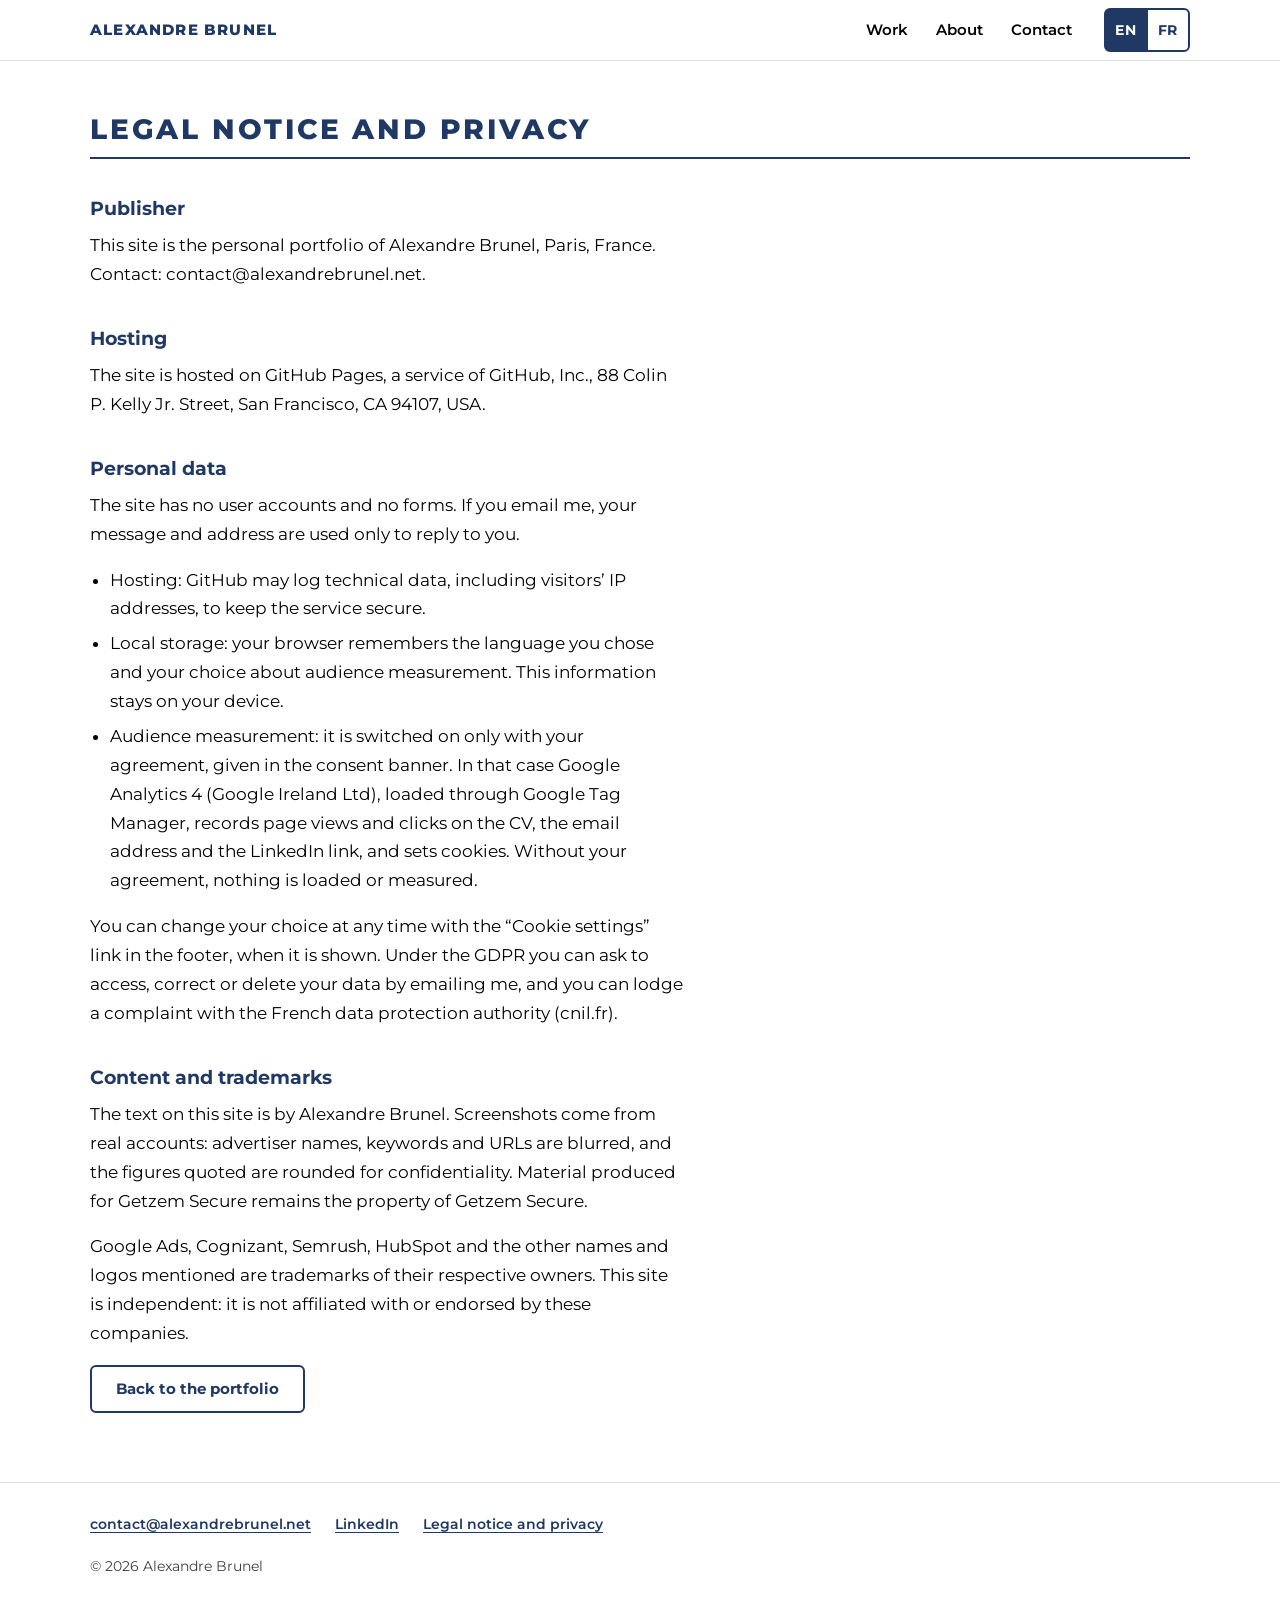
<file: legal.html>
<!doctype html>
<html lang="en-GB">
<head>
  <meta charset="utf-8">
  <meta name="viewport" content="width=device-width, initial-scale=1">
  <title data-fr="Mentions légales et confidentialité | Alexandre Brunel">Legal notice and privacy | Alexandre Brunel</title>
  <meta name="description" content="Legal notice and privacy policy of alexandrebrunel.net." data-fr-content="Mentions légales et politique de confidentialité du site alexandrebrunel.net.">
  <meta name="robots" content="noindex, follow">
  <meta name="color-scheme" content="light">
  <meta name="theme-color" content="#ffffff">
  <link rel="canonical" href="https://alexandrebrunel.net/legal.html">
  <link rel="icon" href="images/favicon.png" type="image/png">
  <link rel="preload" href="fonts/montserrat-latin-wght-normal.woff2" as="font" type="font/woff2" crossorigin>
  <link rel="stylesheet" href="css/style.css?v=20261117b">
  <script>
    (function (d) {
      d.classList.add('js');
      var lang = 'en';
      try {
        var asked = new URLSearchParams(location.search).get('lang');
        var browser = (navigator.language || '').slice(0, 2).toLowerCase() === 'fr' ? 'fr' : 'en';
        lang = asked === 'fr' || asked === 'en' ? asked : (localStorage.getItem('lang') || browser);
      } catch (e) {}
      if (lang === 'fr') {
        d.lang = 'fr';
        d.classList.add('is-translating');
        setTimeout(function () { d.classList.remove('is-translating'); }, 2500);
      }
    })(document.documentElement);
  </script>
  <script src="js/lang.js?v=20261117b" defer></script>
  <script src="js/analytics.js?v=20261117b" data-gtm-id="" defer></script>
</head>
<body>
  <a class="skip" href="#content" data-fr="Aller au contenu">Skip to the content</a>

  <header class="topbar">
    <div class="wrap topbar__inner">
      <a class="topbar__name" href="./">Alexandre Brunel</a>
      <nav class="topbar__nav" aria-label="Sections">
        <a href="./#work" data-fr="Projets">Work</a>
        <a href="./#about" data-fr="À propos">About</a>
        <a href="./#contact">Contact</a>
      </nav>
      <div class="lang" role="group" aria-label="Language" data-fr-aria-label="Langue">
        <button class="lang__btn" type="button" data-lang="en" lang="en" aria-label="English" aria-pressed="true">EN</button>
        <button class="lang__btn" type="button" data-lang="fr" lang="fr" aria-label="Français" aria-pressed="false">FR</button>
      </div>
    </div>
  </header>

  <main id="content">
    <section class="section">
      <div class="wrap">
        <div class="section__head">
          <h1 class="section__title" data-fr="Mentions légales et confidentialité">Legal notice and privacy</h1>
        </div>
        <div class="prose">
          <h2 data-fr="Éditeur du site">Publisher</h2>
          <p data-fr="Ce site est le portfolio personnel d’Alexandre Brunel, Paris, France. Contact&nbsp;: contact@alexandrebrunel.net.">This site is the personal portfolio of Alexandre Brunel, Paris, France. Contact: contact@alexandrebrunel.net.</p>

          <h2 data-fr="Hébergement">Hosting</h2>
          <p data-fr="Le site est hébergé par GitHub Pages, un service de GitHub, Inc., 88 Colin P. Kelly Jr. Street, San Francisco, CA 94107, États-Unis.">The site is hosted on GitHub Pages, a service of GitHub, Inc., 88 Colin P. Kelly Jr. Street, San Francisco, CA 94107, USA.</p>

          <h2 data-fr="Données personnelles">Personal data</h2>
          <p data-fr="Le site ne comporte ni compte utilisateur ni formulaire. Si vous m’écrivez, votre message et votre adresse e-mail ne servent qu’à vous répondre.">The site has no user accounts and no forms. If you email me, your message and address are used only to reply to you.</p>
          <ul>
            <li data-fr="Hébergement&nbsp;: GitHub peut enregistrer des données techniques, dont l’adresse IP des visiteurs, pour assurer la sécurité du service.">Hosting: GitHub may log technical data, including visitors’ IP addresses, to keep the service secure.</li>
            <li data-fr="Stockage local&nbsp;: votre navigateur mémorise la langue choisie et votre choix concernant la mesure d’audience. Ces informations ne quittent pas votre appareil.">Local storage: your browser remembers the language you chose and your choice about audience measurement. This information stays on your device.</li>
            <li data-fr="Mesure d’audience&nbsp;: elle n’est activée qu’avec votre accord, donné dans le bandeau de consentement. Dans ce cas, Google Analytics 4 (Google Ireland Ltd), chargé via Google Tag Manager, enregistre les pages vues et les clics sur le CV, l’adresse e-mail et le lien LinkedIn, et dépose des cookies. Sans votre accord, rien n’est chargé ni mesuré.">Audience measurement: it is switched on only with your agreement, given in the consent banner. In that case Google Analytics 4 (Google Ireland Ltd), loaded through Google Tag Manager, records page views and clicks on the CV, the email address and the LinkedIn link, and sets cookies. Without your agreement, nothing is loaded or measured.</li>
          </ul>
          <p data-fr="Vous pouvez modifier votre choix à tout moment avec le lien «&nbsp;Gérer les cookies&nbsp;» en bas de page, lorsqu’il est affiché. Conformément au RGPD, vous pouvez demander l’accès à vos données, leur rectification ou leur suppression en m’écrivant, et saisir la CNIL (cnil.fr) en cas de désaccord.">You can change your choice at any time with the “Cookie settings” link in the footer, when it is shown. Under the GDPR you can ask to access, correct or delete your data by emailing me, and you can lodge a complaint with the French data protection authority (cnil.fr).</p>

          <h2 data-fr="Contenus et marques">Content and trademarks</h2>
          <p data-fr="Les textes de ce site sont d’Alexandre Brunel. Les captures d’écran proviennent de comptes réels&nbsp;: les noms d’annonceurs, les mots-clés et les URL y sont floutés, et les chiffres cités sont arrondis par souci de confidentialité. Les supports réalisés pour Getzem Secure restent la propriété de Getzem Secure.">The text on this site is by Alexandre Brunel. Screenshots come from real accounts: advertiser names, keywords and URLs are blurred, and the figures quoted are rounded for confidentiality. Material produced for Getzem Secure remains the property of Getzem Secure.</p>
          <p data-fr="Google Ads, Cognizant, Semrush, HubSpot et les autres noms et logos cités sont des marques de leurs propriétaires respectifs. Ce site est indépendant&nbsp;: il n’est ni affilié à ces entreprises, ni approuvé par elles.">Google Ads, Cognizant, Semrush, HubSpot and the other names and logos mentioned are trademarks of their respective owners. This site is independent: it is not affiliated with or endorsed by these companies.</p>

          <p><a class="btn btn--outline" href="./" data-fr="Retour au portfolio">Back to the portfolio</a></p>
        </div>
      </div>
    </section>
  </main>

  <footer class="footer">
    <div class="wrap footer__inner">
      <ul class="footer__links" aria-label="Contact and legal" data-fr-aria-label="Contact et mentions légales">
        <li><a href="mailto:contact@alexandrebrunel.net">contact@alexandrebrunel.net</a></li>
        <li><a href="https://www.linkedin.com/in/alexandre-brunel-b37252150/" target="_blank" rel="noopener">LinkedIn</a></li>
        <li><a href="legal.html" data-fr="Mentions légales et confidentialité">Legal notice and privacy</a></li>
        <li hidden data-consent-item><button class="footer__btn" type="button" data-consent-open data-fr="Gérer les cookies">Cookie settings</button></li>
      </ul>
      <p>© 2026 Alexandre Brunel</p>
    </div>
  </footer>
</body>
</html>
</file>
<file: css/style.css>
@font-face {
  font-family: "Montserrat";
  src: url("../fonts/montserrat-latin-wght-normal.woff2") format("woff2");
  font-weight: 100 900;
  font-style: normal;
  font-display: swap;
}

@font-face {
  font-family: "Montserrat Fallback";
  src: local("Arial"), local("Helvetica Neue"), local("Helvetica");
  size-adjust: 112.8%;
  ascent-override: 85.8%;
  descent-override: 22.2%;
  line-gap-override: 0%;
}

:root {
  color-scheme: light;
  --paper: #ffffff;
  --tint: #f4f6fa;
  --navy: #1f3864;
  --navy-dark: #152847;
  --ink: #000000;
  --ink-2: #404040;
  --line: #d9dee7;
  --line-soft: #e8ebf1;
  --marker: #ffe14d;

  --font: "Montserrat", "Montserrat Fallback", "Segoe UI", system-ui, -apple-system, Roboto, Arial, sans-serif;

  --wrap: 1180px;
  --gutter: clamp(16px, 4vw, 40px);
  --topbar-h: 60px;
  --radius: 6px;
  --measure: 54ch;
}

*, *::before, *::after { box-sizing: border-box; }

html {
  scroll-behavior: smooth;
  scroll-padding-top: calc(var(--topbar-h) + 16px);
  -webkit-text-size-adjust: 100%;
  text-size-adjust: 100%;
}
html.is-locked { overflow: hidden; }
html.is-translating body { visibility: hidden; }

body {
  margin: 0;
  background: var(--paper);
  color: var(--ink);
  font-family: var(--font);
  font-size: 1rem;
  font-weight: 400;
  line-height: 1.65;
  -webkit-font-smoothing: antialiased;
  text-rendering: optimizeLegibility;
}
@media (min-width: 900px) {
  body { font-size: 1.0625rem; line-height: 1.7; }
}

img, video, svg { display: block; max-width: 100%; }
img { height: auto; }
p { margin: 0 0 1em; }
h1, h2, h3, h4, h5 { margin: 0; }
strong { font-weight: 700; }
a { color: var(--navy); text-underline-offset: 0.2em; }
button { font: inherit; color: inherit; }
[hidden] { display: none !important; }

:focus-visible {
  outline: 3px solid var(--navy);
  outline-offset: 3px;
  border-radius: 4px;
}

.sr-only {
  position: absolute !important;
  width: 1px; height: 1px;
  padding: 0; margin: -1px;
  overflow: hidden;
  clip: rect(0 0 0 0);
  white-space: nowrap;
  border: 0;
}

.skip {
  position: absolute;
  left: 12px;
  top: -60px;
  z-index: 100;
  padding: 10px 16px;
  border-radius: var(--radius);
  background: var(--navy);
  color: #fff;
  font-weight: 700;
  text-decoration: none;
}
.skip:focus { top: 12px; }

.wrap {
  width: 100%;
  max-width: var(--wrap);
  margin-inline: auto;
  padding-inline: var(--gutter);
}

.btn {
  display: inline-flex;
  align-items: center;
  justify-content: center;
  min-height: 48px;
  padding: 0 24px;
  border: 2px solid var(--navy);
  border-radius: var(--radius);
  font-family: inherit;
  font-size: 0.9375rem;
  font-weight: 700;
  line-height: 1.2;
  text-decoration: none;
  white-space: nowrap;
  cursor: pointer;
  transition: background-color 0.15s ease, color 0.15s ease, border-color 0.15s ease;
}
.btn--solid { background: var(--navy); color: #fff; }
.btn--solid:hover { background: var(--navy-dark); border-color: var(--navy-dark); }
.btn--outline { background: #fff; color: var(--navy); }
.btn--outline:hover { background: var(--navy); color: #fff; }
.btn--small { min-height: 44px; padding: 0 16px; font-size: 0.875rem; }

.topbar {
  position: sticky;
  top: 0;
  z-index: 20;
  background: #fff;
  border-bottom: 1px solid var(--line);
}
.topbar__inner {
  display: flex;
  align-items: center;
  gap: 20px;
  height: var(--topbar-h);
}
.topbar__name {
  display: inline-flex;
  align-items: center;
  min-width: 44px;
  min-height: 44px;
  color: var(--navy);
  font-size: 0.9375rem;
  font-weight: 800;
  letter-spacing: 0.08em;
  text-decoration: none;
  text-transform: uppercase;
  white-space: nowrap;
}
.topbar__nav {
  display: flex;
  align-items: center;
  gap: 4px;
  margin-left: auto;
}
.topbar__nav a {
  display: inline-flex;
  align-items: center;
  min-height: 44px;
  padding: 0 12px;
  border-block: 2px solid transparent;
  color: var(--ink);
  font-size: 0.9375rem;
  font-weight: 600;
  text-decoration: none;
  white-space: nowrap;
}
.topbar__nav a:hover { color: var(--navy); }
.topbar__nav a[aria-current="true"] { color: var(--navy); border-bottom-color: var(--navy); }
@media (min-width: 720px) {
  .topbar__nav .topbar__cta,
  .topbar__nav .topbar__cta[aria-current="true"] {
    min-height: 44px;
    margin-left: 8px;
    padding: 0 18px;
    border: 2px solid var(--navy);
    border-radius: var(--radius);
    background: var(--navy);
    color: #fff;
    font-weight: 700;
  }
  .topbar__nav .topbar__cta:hover { background: var(--navy-dark); border-color: var(--navy-dark); color: #fff; }
}

.lang { display: flex; flex: none; }
.lang__btn {
  display: inline-flex;
  align-items: center;
  justify-content: center;
  min-width: 44px;
  height: 44px;
  padding: 0 8px;
  border: 2px solid var(--navy);
  background: #fff;
  color: var(--navy);
  font-size: 0.875rem;
  font-weight: 700;
  letter-spacing: 0.04em;
  line-height: 1;
  text-decoration: none;
  cursor: pointer;
}
.lang__btn:first-child { border-radius: var(--radius) 0 0 var(--radius); }
.lang__btn:last-child { margin-left: -2px; border-radius: 0 var(--radius) var(--radius) 0; }
.lang__btn:hover { background: var(--line-soft); }
.lang__btn[aria-pressed="true"],
.lang__btn[aria-current="true"] { background: var(--navy); color: #fff; cursor: default; }

@media (max-width: 639px) {
  .topbar__inner { gap: 10px; }
  .topbar__name { font-size: 0.875rem; letter-spacing: 0.06em; }
  .topbar__nav { gap: 0; }
  .topbar__nav a { padding: 0 8px; font-size: 0.875rem; }
}
@media (max-width: 559px) {
  .topbar__name { font-size: 0; letter-spacing: 0; }
  .topbar__name::before { content: "AB"; font-size: 0.9375rem; letter-spacing: 0.04em; }
  .topbar__nav a { padding: 0 7px; }
}
@media (max-width: 379px) {
  .topbar__name { display: none; }
  .topbar__nav { margin-left: 0; }
  .lang { margin-left: auto; }
  .topbar__nav a { padding: 0 6px; }
  .topbar__nav a:first-child { padding-left: 0; }
}

.hero { padding-block: clamp(20px, 3vw, 36px) clamp(24px, 3.5vw, 40px); }

.hero__grid {
  display: grid;
  grid-template-columns: minmax(0, 1fr) auto;
  grid-template-areas:
    "name     portrait"
    "headline portrait"
    "target   portrait"
    "facts    portrait"
    "actions  portrait"
    "note     portrait"
    "proof    proof";
  column-gap: clamp(32px, 5vw, 72px);
  align-items: start;
}
.hero__name {
  grid-area: name;
  color: var(--navy);
  font-size: clamp(1.625rem, 3.2vw, 2.5rem);
  font-weight: 800;
  line-height: 1.1;
  letter-spacing: 0.01em;
}
.hero__headline {
  grid-area: headline;
  max-width: 42ch;
  margin: 10px 0 0;
  font-size: clamp(1.3125rem, 2.5vw, 1.875rem);
  font-weight: 700;
  line-height: 1.25;
  text-wrap: balance;
}
.hero__target {
  grid-area: target;
  max-width: var(--measure);
  margin: 12px 0 0;
  line-height: 1.55;
}
.hero__target strong { color: var(--navy); }
.hero__gloss { display: block; margin-top: 2px; color: var(--ink-2); font-size: 0.875rem; line-height: 1.5; }
.hero__gloss:empty { display: none; }
.hero__facts {
  grid-area: facts;
  display: flex;
  flex-wrap: wrap;
  gap: 6px 0;
  max-width: 74ch;
  margin: 14px 0 0 -0.7em;
  padding: 0;
  overflow: hidden;
  list-style: none;
  color: var(--ink-2);
  font-size: 0.9375rem;
  line-height: 1.25;
}
.hero__facts li { margin-left: -1px; padding: 0 0.7em; border-left: 1px solid #9aa3b2; white-space: nowrap; }
.hero__facts li:nth-child(-n+3) { color: var(--navy); font-weight: 700; }
.hero__actions {
  grid-area: actions;
  display: flex;
  flex-wrap: wrap;
  align-items: center;
  gap: 12px;
  margin-top: 18px;
}
.hero__more {
  display: inline-flex;
  align-items: center;
  min-height: 44px;
  padding: 0 6px;
  font-size: 0.9375rem;
  font-weight: 700;
}
.hero__more::after { content: "\2193"; margin-left: 0.4em; text-decoration: none; }
.hero__note {
  grid-area: note;
  margin: 8px 0 0;
  color: var(--navy);
  font-size: 0.875rem;
  font-weight: 700;
  line-height: 1.45;
}
.hero__note:empty { display: none; }
.hero__portrait {
  grid-area: portrait;
  align-self: center;
  width: clamp(170px, 18vw, 232px);
  aspect-ratio: 4 / 5;
  border-radius: var(--radius);
  object-fit: cover;
}

.proof {
  grid-area: proof;
  display: grid;
  grid-template-columns: repeat(4, minmax(0, 1fr));
  gap: 16px clamp(20px, 3vw, 40px);
  margin: clamp(18px, 2.4vw, 26px) 0 0;
  padding: 14px 0 0;
  border-top: 2px solid var(--navy);
  list-style: none;
}
.proof a { display: block; color: var(--ink); text-decoration: none; }
.proof strong {
  display: block;
  color: var(--navy);
  font-size: clamp(1.625rem, 3vw, 2.25rem);
  font-weight: 800;
  line-height: 1.15;
  font-variant-numeric: tabular-nums;
}
.proof span { display: block; margin-top: 2px; color: var(--ink-2); font-size: 0.9375rem; line-height: 1.4; }
.proof a:hover span { color: var(--navy); text-decoration: underline; text-underline-offset: 0.2em; }

@media (max-width: 719px) {
  .hero__grid {
    grid-template-columns: 56px minmax(0, 1fr);
    grid-template-areas:
      "portrait name"
      "headline headline"
      "target   target"
      "proof    proof"
      "actions  actions"
      "note     note"
      "facts    facts";
    column-gap: 12px;
  }
  .hero__portrait { width: 56px; }
  .hero__name { align-self: center; font-size: clamp(1.375rem, 7vw, 1.875rem); }
  .hero__headline { max-width: none; margin-top: 12px; }
  .hero__target { margin-top: 10px; }
  .proof { grid-template-columns: repeat(2, minmax(0, 1fr)); gap: 12px 16px; margin-top: 14px; padding-top: 12px; }
  .proof strong { font-size: 1.625rem; }
  .proof span { font-size: 0.875rem; }
  .hero__actions { gap: 10px; margin-top: 18px; }
  .hero__actions .btn { flex: 1 1 auto; padding: 0 16px; }
  .hero__more { flex: 1 1 100%; justify-content: center; }
  .hero__facts { margin-top: 10px; font-size: 0.875rem; }
}

.offer {
  padding-block: clamp(22px, 3vw, 32px);
  border-block: 1px solid var(--line-soft);
  background: var(--tint);
}
.offer__grid {
  display: grid;
  grid-template-columns: minmax(0, 3fr) minmax(0, 9fr);
  gap: 16px clamp(28px, 4vw, 56px);
  align-items: start;
}
.offer__title {
  color: var(--navy);
  font-size: clamp(1.1875rem, 1.9vw, 1.375rem);
  font-weight: 800;
  line-height: 1.25;
}
.offer__intro { margin: 8px 0 0; color: var(--ink-2); font-size: 0.9375rem; line-height: 1.5; }
.offer__list {
  display: grid;
  grid-template-columns: repeat(3, minmax(0, 1fr));
  gap: 14px clamp(20px, 2.5vw, 32px);
  margin: 0;
  padding: 0;
  list-style: none;
}
.offer__list li {
  padding-top: 10px;
  border-top: 2px solid var(--navy);
  font-size: 1rem;
  line-height: 1.5;
}
.offer__list strong { color: var(--navy); }
@media (max-width: 899px) {
  .offer__grid { grid-template-columns: minmax(0, 1fr); }
}
@media (max-width: 639px) {
  .offer__grid { gap: 12px; }
  .offer__list { grid-template-columns: minmax(0, 1fr); gap: 8px; }
  .offer__list li { padding-top: 8px; border-top-width: 1px; font-size: 0.9375rem; }
}

.section { padding-block: clamp(32px, 4.5vw, 52px); }
.section__head { margin-bottom: clamp(22px, 3vw, 32px); }
.section__title {
  padding-bottom: 10px;
  border-bottom: 2px solid var(--navy);
  color: var(--navy);
  font-size: clamp(1.375rem, 2.4vw, 1.75rem);
  font-weight: 800;
  letter-spacing: 0.1em;
  line-height: 1.2;
  text-transform: uppercase;
}
.section__intro {
  max-width: 62ch;
  margin: 14px 0 0;
  color: var(--ink-2);
  font-size: 0.9375rem;
  line-height: 1.55;
}

.index__list {
  display: grid;
  grid-template-columns: minmax(0, 1fr);
  gap: 0 clamp(28px, 4vw, 56px);
  margin: 0;
  padding: 0;
  list-style: none;
  counter-reset: case;
}
.index__list a {
  display: grid;
  grid-template-columns: 1.4em 7.6em minmax(0, 1fr);
  gap: 0 10px;
  align-items: baseline;
  min-height: 46px;
  padding: 11px 0;
  border-bottom: 1px solid var(--line);
  color: var(--ink);
  font-size: 1rem;
  line-height: 1.4;
  text-decoration: none;
}
.index__list a::before {
  counter-increment: case;
  content: counter(case);
  color: var(--navy);
  font-weight: 800;
  font-variant-numeric: tabular-nums;
}
.index__who { color: var(--ink-2); font-size: 0.875rem; font-weight: 600; white-space: nowrap; }
.index__what { font-weight: 600; }
.index__list a:hover .index__what { color: var(--navy); text-decoration: underline; text-underline-offset: 0.2em; }
@media (min-width: 900px) {
  .index__list { grid-template-columns: repeat(2, minmax(0, 1fr)); grid-template-rows: repeat(4, auto); grid-auto-flow: column; }
}
@media (max-width: 559px) {
  .index__list a { display: block; position: relative; padding: 11px 0 11px 1.7em; }
  .index__list a::before { position: absolute; left: 0; }
  .index__who::after { content: " · "; }
}

.chapter + .chapter {
  margin-top: clamp(36px, 4.5vw, 52px);
  padding-top: clamp(26px, 3.5vw, 40px);
  border-top: 1px solid var(--line);
}
.chapter__title {
  margin-bottom: 12px;
  color: var(--navy);
  font-size: clamp(1.5rem, 3vw, 2.125rem);
  font-weight: 800;
  line-height: 1.15;
}
.chapter__title--small { font-size: clamp(1.25rem, 2.2vw, 1.5625rem); }
.chapter__logo {
  display: inline-block;
  width: 1.05em;
  height: 1.05em;
  margin-right: 0.35em;
  vertical-align: -0.17em;
}
.chapter__cols {
  display: grid;
  grid-template-columns: minmax(0, 7fr) minmax(0, 5fr);
  gap: 20px clamp(28px, 4vw, 56px);
  align-items: start;
}
@media (max-width: 899px) {
  .chapter__cols { grid-template-columns: minmax(0, 1fr); }
}
.role {
  display: grid;
  grid-template-columns: minmax(0, 1fr) auto;
  gap: 2px 24px;
  max-width: 920px;
}
.role p { margin: 0; }
.role__title { font-weight: 700; }
.role__dates { font-weight: 700; text-align: right; white-space: nowrap; }
.role__org { grid-column: 1 / -1; color: var(--ink-2); font-size: 0.9375rem; }
.chapter__intro { max-width: var(--measure); margin: 14px 0 0; }

.quote {
  max-width: var(--measure);
  margin: 0;
  padding: 2px 0 2px 20px;
  border-left: 4px solid var(--marker);
}
.quote__text { margin: 0; }
.quote__text p { margin: 0; font-size: 1rem; font-weight: 500; line-height: 1.6; }
.quote__by { margin-top: 10px; color: var(--ink-2); font-size: 0.875rem; line-height: 1.5; }
.quote__by strong { color: var(--navy); }

@media (max-width: 559px) {
  .role { grid-template-columns: minmax(0, 1fr); }
  .role__dates { text-align: left; }
}

.tally {
  display: flex;
  flex-wrap: wrap;
  gap: 8px clamp(24px, 3.5vw, 44px);
  margin: 16px 0 0;
  padding: 0;
  list-style: none;
  color: var(--ink-2);
  font-size: 0.9375rem;
}
.tally strong {
  margin-right: 6px;
  color: var(--navy);
  font-size: 1.25rem;
  font-weight: 800;
  font-variant-numeric: tabular-nums;
  white-space: nowrap;
}

.stats {
  display: grid;
  grid-template-columns: repeat(4, minmax(0, 1fr));
  gap: 14px clamp(16px, 2.5vw, 32px);
  margin: 16px 0 0;
  padding: 14px 0 0;
  border-top: 1px solid var(--line);
  list-style: none;
}
.stats li { display: grid; gap: 2px; align-content: start; }
.stats strong {
  color: var(--navy);
  font-size: clamp(1.5rem, 2.7vw, 2.125rem);
  font-weight: 800;
  line-height: 1.15;
  font-variant-numeric: tabular-nums;
}
.stats span { color: var(--ink-2); font-size: 0.9375rem; line-height: 1.45; }
.stats--chapter { margin-top: 20px; }
@media (max-width: 719px) {
  .stats { grid-template-columns: repeat(2, minmax(0, 1fr)); }
}

.case {
  display: grid;
  grid-template-columns: minmax(0, 6fr) minmax(0, 7fr);
  gap: 20px clamp(28px, 4vw, 48px);
  align-items: start;
  margin-top: clamp(28px, 3.5vw, 40px);
  padding-top: clamp(24px, 3vw, 32px);
  border-top: 1px solid var(--line-soft);
}
.case__head { grid-column: 1 / -1; }
.case--wide { grid-template-columns: minmax(0, 1fr); }
.case--compact { grid-template-columns: minmax(0, 7fr) minmax(0, 5fr); }
@media (max-width: 899px) {
  .case, .case--compact { grid-template-columns: minmax(0, 1fr); }
}

.case__title {
  margin-bottom: 8px;
  color: var(--ink);
  font-size: clamp(1.25rem, 2.1vw, 1.5625rem);
  font-weight: 700;
  line-height: 1.3;
}
.case__facts {
  display: flex;
  flex-wrap: wrap;
  gap: 4px 18px;
  margin: 0;
  font-size: 0.875rem;
  line-height: 1.5;
}
.case__facts div { display: flex; gap: 6px; }
.case__facts dt { flex: none; color: var(--ink-2); white-space: nowrap; }
.case__facts dd { margin: 0; font-weight: 600; }
.case__text p { max-width: var(--measure); }
.case__text > p:last-child { margin-bottom: 0; }

.beats { display: grid; gap: 12px; margin: 0; }
.beats dt {
  color: var(--navy);
  font-size: 0.8125rem;
  font-weight: 800;
  letter-spacing: 0.08em;
  line-height: 1.4;
  text-transform: uppercase;
}
.beats dd { max-width: var(--measure); margin: 3px 0 0; font-size: 1rem; line-height: 1.6; }
.more { margin-top: 12px; }
@media (min-width: 900px) {
  .case--wide .case__text {
    display: grid;
    grid-template-columns: repeat(3, minmax(0, 1fr));
    gap: 0 clamp(24px, 3vw, 40px);
    align-items: start;
  }
  .case--wide .case__text > p { grid-column: 1 / -1; max-width: 78ch; }
  .case--wide .more { grid-column: span 2; margin-top: 0; }
  .case--wide .more .beats { grid-template-columns: repeat(2, minmax(0, 1fr)); gap: 0 clamp(24px, 3vw, 40px); }
}

.more > summary { display: none; }
@media (max-width: 719px) {
  .more > summary {
    display: flex;
    align-items: center;
    justify-content: space-between;
    gap: 12px;
    min-height: 44px;
    padding: 8px 14px;
    border: 2px solid var(--navy);
    border-radius: var(--radius);
    color: var(--navy);
    font-size: 0.875rem;
    font-weight: 700;
    line-height: 1.3;
    list-style: none;
    cursor: pointer;
  }
  .more > summary::-webkit-details-marker { display: none; }
  .more > summary::after { content: "+"; flex: none; font-size: 1.25rem; line-height: 1; }
  .more[open] > summary { margin-bottom: 14px; }
  .more[open] > summary::after { content: "\2212"; }
}

.evidence {
  margin: 0;
  padding: clamp(10px, 1.5vw, 16px);
  border: 1px solid var(--line);
  border-radius: 12px;
  background: #fff;
}
.evidence__label {
  margin: 0 0 10px;
  color: var(--navy);
  font-size: 0.9375rem;
  font-weight: 700;
  line-height: 1.3;
}
.shot {
  position: relative;
  isolation: isolate;
  border-radius: 4px;
  box-shadow: 0 0 0 1px var(--line-soft);
  background: #fff;
}
.evidence--crop .shot,
.evidence--side .shot { width: min(100%, var(--crop)); }
.evidence--crop { width: fit-content; max-width: 100%; }
.shot__btn {
  display: block;
  width: 100%;
  padding: 0;
  border: 0;
  border-radius: inherit;
  background: none;
  cursor: zoom-in;
}
.shot__btn img,
.shot > img { width: 100%; border-radius: inherit; }
.shot--slide { box-shadow: none; }
.shot--slide img { aspect-ratio: 16 / 9; object-fit: cover; }
.evidence .mark--full,
.evidence .only-full { display: none; }

.pair {
  display: grid;
  grid-template-columns: repeat(2, minmax(0, 1fr));
  gap: 16px clamp(16px, 2vw, 24px);
  align-items: stretch;
}
.evidence--side {
  display: grid;
  grid-template-columns: minmax(0, 1fr);
  grid-template-rows: auto auto 1fr auto;
  align-items: start;
}
@media (min-width: 1100px) {
  .evidence--side {
    grid-template-columns: auto minmax(0, 1fr);
    grid-template-rows: auto 1fr auto;
    column-gap: 18px;
  }
  .evidence--side .evidence__label,
  .evidence--side .evidence__bar { grid-column: 1 / -1; }
  .evidence--side .legend { margin-top: 0; }
}
@media (max-width: 719px) {
  .pair { grid-template-columns: minmax(0, 1fr); }
  .case:has(.more:not([open])) .pair > :first-child { display: none; }
}

.trio {
  display: grid;
  grid-template-columns: repeat(3, minmax(0, 1fr));
  gap: 12px;
  align-items: stretch;
}
@media (max-width: 719px) {
  .trio { grid-template-columns: repeat(2, minmax(0, 1fr)); }
  .trio > :first-child { grid-column: 1 / -1; }
}

.mark {
  position: absolute;
  left: var(--x);
  top: var(--y);
  width: var(--w);
  height: var(--h);
  pointer-events: none;
}
.mark::before {
  content: "";
  position: absolute;
  inset: 0;
  border-radius: 3px;
  background: var(--marker);
  mix-blend-mode: multiply;
  opacity: 0.62;
  transition: opacity 0.2s ease;
}
.mark__n {
  position: absolute;
  left: var(--bx, 0%);
  top: var(--by, 0%);
  translate: var(--tx, -50%) var(--ty, -50%);
  width: 22px;
  height: 22px;
  border-radius: 50%;
  background: var(--navy);
  color: #fff;
  box-shadow: 0 0 0 2px #fff;
  font-size: 0.8125rem;
  font-weight: 700;
  line-height: 22px;
  text-align: center;
}
.is-pointing .mark::before { opacity: 0.2; }
.is-pointing .mark.is-on::before { opacity: 0.9; }

.evidence__bar {
  display: flex;
  justify-content: space-between;
  align-items: baseline;
  gap: 12px;
  margin-top: 10px;
  color: var(--ink-2);
  font-size: 0.875rem;
  line-height: 1.45;
}
.evidence__hint {
  flex: none;
  display: inline-flex;
  align-items: center;
  gap: 6px;
  min-height: 32px;
  margin: -6px -6px -6px 0;
  padding: 0 6px;
  border: 0;
  border-radius: 4px;
  background: none;
  color: var(--navy);
  font-size: inherit;
  font-weight: 700;
  line-height: inherit;
  white-space: nowrap;
  cursor: zoom-in;
}
.evidence__hint:hover { text-decoration: underline; text-underline-offset: 0.2em; }
.evidence__hint::before {
  content: "";
  width: 11px;
  height: 11px;
  border: 2px solid currentColor;
  border-radius: 2px;
}

.legend {
  display: grid;
  gap: 6px;
  margin: 10px 0 0;
  padding: 0;
  list-style: none;
  font-size: 0.875rem;
  line-height: 1.45;
}
.legend:not(:has(li:not(.only-full))) { display: none; }
.legend li {
  display: grid;
  grid-template-columns: 22px minmax(0, 1fr);
  gap: 8px;
  align-items: start;
}
.legend li::before {
  content: attr(data-mark);
  width: 22px;
  height: 22px;
  border-radius: 50%;
  background: var(--navy);
  color: #fff;
  font-size: 0.8125rem;
  font-weight: 700;
  line-height: 22px;
  text-align: center;
}
.is-pointing .legend li:not(.is-on) { color: var(--ink-2); }
.evidence .legend--cols { grid-template-columns: repeat(2, minmax(0, 1fr)); gap: 6px 12px; }
.evidence .legend--cols .legend__wide { grid-column: 1 / -1; }

.audit__list { margin: 0; padding: 0; list-style: none; }
.audit__list li { padding: 12px 4px; border-top: 1px solid var(--line-soft); }
.audit__list li:first-child { padding-top: 4px; border-top: 0; }
.audit__head { display: flex; flex-wrap: wrap; align-items: center; gap: 6px 8px; }
.audit__head strong { margin-right: auto; color: var(--navy); }
.audit__chips { display: inline-flex; align-items: center; gap: 6px; color: var(--ink-2); }
.audit__list p { margin: 4px 0 0; color: var(--ink-2); font-size: 1rem; line-height: 1.5; }
.audit .evidence__bar { margin-top: 4px; padding-top: 10px; border-top: 1px solid var(--line-soft); }
.chip {
  padding: 3px 10px;
  border-radius: 999px;
  font-size: 0.8125rem;
  font-weight: 700;
  line-height: 1.4;
  white-space: nowrap;
}
.chip--bad { background: #fde8e8; color: #8f1a1a; }
.chip--ok { background: #e1f3e6; color: #14532d; }

.video {
  overflow: hidden;
  aspect-ratio: 16 / 9;
  border-radius: 4px;
  background: var(--navy);
}
.video video { width: 100%; height: 100%; object-fit: cover; background: #fff; }
.video p { padding: 24px; color: #fff; }

.cards {
  display: grid;
  grid-template-columns: repeat(3, minmax(0, 1fr));
  gap: 24px clamp(18px, 2.5vw, 28px);
  margin-top: 18px;
}
.card { display: grid; gap: 12px; align-content: start; }
.card .evidence { display: flex; flex-direction: column; padding: 10px; }
.card .evidence__bar { align-items: center; min-height: 32px; margin-top: auto; padding-top: 10px; box-sizing: content-box; }
@media (min-width: 900px) {
  .cards { grid-template-rows: repeat(4, auto); row-gap: 0; align-items: stretch; }
  .card { grid-row: span 4; grid-template-rows: subgrid; gap: 0; }
  .card__text { display: contents; }
  .card .evidence { margin-bottom: 12px; }
}
.card .shot img { aspect-ratio: 16 / 9; object-fit: cover; object-position: left top; }
.card__tag { margin: 0; color: var(--ink-2); font-size: 0.875rem; font-weight: 600; line-height: 1.4; }
.card__title { margin: 2px 0 6px; font-size: 1.125rem; font-weight: 700; line-height: 1.3; }
.card__text p:last-child { margin: 0; font-size: 1rem; line-height: 1.55; }
@media (max-width: 899px) {
  .cards { grid-template-columns: minmax(0, 1fr); }
  .card { grid-template-columns: minmax(0, 5fr) minmax(0, 6fr); gap: 16px; }
}
@media (max-width: 599px) {
  .card { grid-template-columns: minmax(0, 1fr); gap: 12px; }
}

.about {
  display: grid;
  grid-template-columns: minmax(0, 5fr) minmax(0, 7fr);
  gap: 28px clamp(32px, 5vw, 64px);
  align-items: start;
}
.about__bio p { max-width: var(--measure); }
.profile { margin: 0; font-size: 1rem; line-height: 1.6; }
.profile div {
  display: grid;
  grid-template-columns: 9.5rem minmax(0, 1fr);
  gap: 16px;
  padding: 12px 0;
  border-top: 1px solid var(--line);
}
.profile div:first-child { padding-top: 0; border-top: 0; }
.profile dt { padding-top: 0.15em; color: var(--navy); font-size: 0.875rem; font-weight: 700; }
.profile dd { max-width: var(--measure); margin: 0; }
.profile dd span { display: block; }
.profile dd span + span { margin-top: 6px; }
@media (max-width: 899px) {
  .about { grid-template-columns: minmax(0, 1fr); }
}
@media (max-width: 559px) {
  .profile div { grid-template-columns: minmax(0, 1fr); gap: 2px; }
}

.contact__lead {
  max-width: 44ch;
  color: var(--ink);
  text-wrap: balance;
  font-size: clamp(1.1875rem, 2.2vw, 1.5rem);
  font-weight: 600;
  line-height: 1.45;
}
.contact__actions {
  display: flex;
  flex-wrap: wrap;
  gap: 12px;
  margin-top: 24px;
}
.contact__email { margin: 18px 0 0; color: var(--ink-2); }
.contact__status { margin-left: 8px; color: var(--navy); font-weight: 700; }
.contact__status:empty { margin-left: 0; }
@media (max-width: 559px) {
  .contact__actions .btn { flex: 1 1 auto; }
}

.footer {
  padding-block: 20px 24px;
  border-top: 1px solid var(--line);
  color: var(--ink-2);
  font-size: 0.875rem;
}
.footer__inner { display: grid; gap: 8px; }
.footer p { max-width: 80ch; margin: 0; }
.footer__links {
  display: flex;
  flex-wrap: wrap;
  gap: 0 24px;
  margin: 0;
  padding: 0;
  list-style: none;
  font-weight: 600;
}
.footer__links a,
.footer__btn {
  display: inline-flex;
  align-items: center;
  min-height: 44px;
  padding: 0;
  border: 0;
  background: none;
  color: var(--navy);
  font-weight: 600;
  text-decoration: underline;
  text-underline-offset: 0.2em;
  cursor: pointer;
}

.lightbox {
  position: fixed;
  inset: 0;
  width: 100%;
  height: 100%;
  max-width: none;
  max-height: none;
  margin: 0;
  padding: 0;
  border: 0;
  background: transparent;
  color: var(--ink);
}
.lightbox::backdrop { background: rgba(255, 255, 255, 0.98); }
.lightbox[open] {
  display: grid;
  grid-template-columns: minmax(0, 1fr);
  grid-template-rows: auto minmax(0, 1fr) auto;
}
.lightbox__bar {
  padding: 10px clamp(12px, 3vw, 28px);
  border-bottom: 1px solid var(--line);
  background: #fff;
}
.lightbox__top {
  display: flex;
  align-items: center;
  justify-content: space-between;
  gap: 16px;
}
.lightbox__caption { margin: 0; color: var(--ink-2); font-size: 0.9375rem; line-height: 1.45; }
.lightbox__notes .legend {
  grid-template-columns: repeat(auto-fit, minmax(min(100%, 280px), 1fr));
  gap: 6px 24px;
  margin: 10px 0 2px;
}
.lightbox__stage {
  display: grid;
  grid-template-columns: minmax(0, 1fr);
  justify-items: center;
  align-content: safe center;
  min-width: 0;
  overflow: auto;
  overscroll-behavior: contain;
  padding: 24px clamp(12px, 3vw, 28px);
}
.lightbox__stage .shot {
  width: min(100%, var(--natural, 1180px));
  max-width: 100%;
  min-width: 0;
  box-shadow: 0 0 0 1px var(--line), 0 12px 40px rgba(31, 56, 100, 0.14);
}
.lightbox__stage .shot--slide { width: min(100%, 1500px); }
.lightbox__stage img { width: 100%; max-width: 100%; height: auto; }
.lightbox__hint { display: none; margin: 0; padding: 0 16px 16px; color: var(--ink-2); font-size: 0.875rem; text-align: center; }
@media (max-width: 899px) {
  .lightbox__stage { padding-block: 16px; }
  .lightbox__hint { display: block; }
}

.consent {
  position: fixed;
  left: 12px;
  right: 12px;
  bottom: 12px;
  z-index: 50;
  max-width: 560px;
  margin-inline: auto;
  padding: 16px 18px;
  border: 1px solid var(--line);
  border-radius: 12px;
  background: #fff;
  box-shadow: 0 12px 40px rgba(31, 56, 100, 0.2);
  font-size: 0.9375rem;
  line-height: 1.5;
}
.consent p { margin: 0; }
.consent__actions { display: flex; gap: 10px; margin-top: 12px; }
.consent__actions .btn { flex: 1 1 0; min-height: 44px; padding: 0 12px; }

.prose { max-width: var(--measure); }
.prose h2 { margin: 2em 0 0.5em; color: var(--navy); font-size: 1.1875rem; line-height: 1.3; }
.prose ul { margin: 0 0 1em; padding-left: 1.2em; }
.prose li { margin-bottom: 0.35em; }
.notfound { padding-block: clamp(56px, 12vw, 140px); }
.notfound__code { color: var(--navy); font-size: clamp(3rem, 12vw, 6rem); font-weight: 800; line-height: 1; }
.notfound p { max-width: 46ch; margin: 16px 0 24px; font-size: 1.125rem; }

@media (prefers-reduced-motion: reduce) {
  html { scroll-behavior: auto; }
  *, *::before, *::after { transition: none !important; }
}

@media print {
  .topbar, .skip, .index, .contact__actions, .hero__actions, .lightbox, .consent, .evidence__hint { display: none !important; }
  .more > summary { display: none !important; }
}

.more--profile { margin-top: 0; }
@media (max-width: 719px) {
  .chapter + .chapter { margin-top: 32px; padding-top: 24px; }
  .case { margin-top: 24px; padding-top: 20px; gap: 16px; }
  .audit__list p { display: none; }
  .audit__list li { padding: 9px 4px; }
}
.card .evidence__bar > span { min-width: 0; overflow: hidden; text-overflow: ellipsis; white-space: nowrap; }
@media (min-width: 1100px) {
  .evidence--side .shot { width: var(--crop); }
}
</file>
